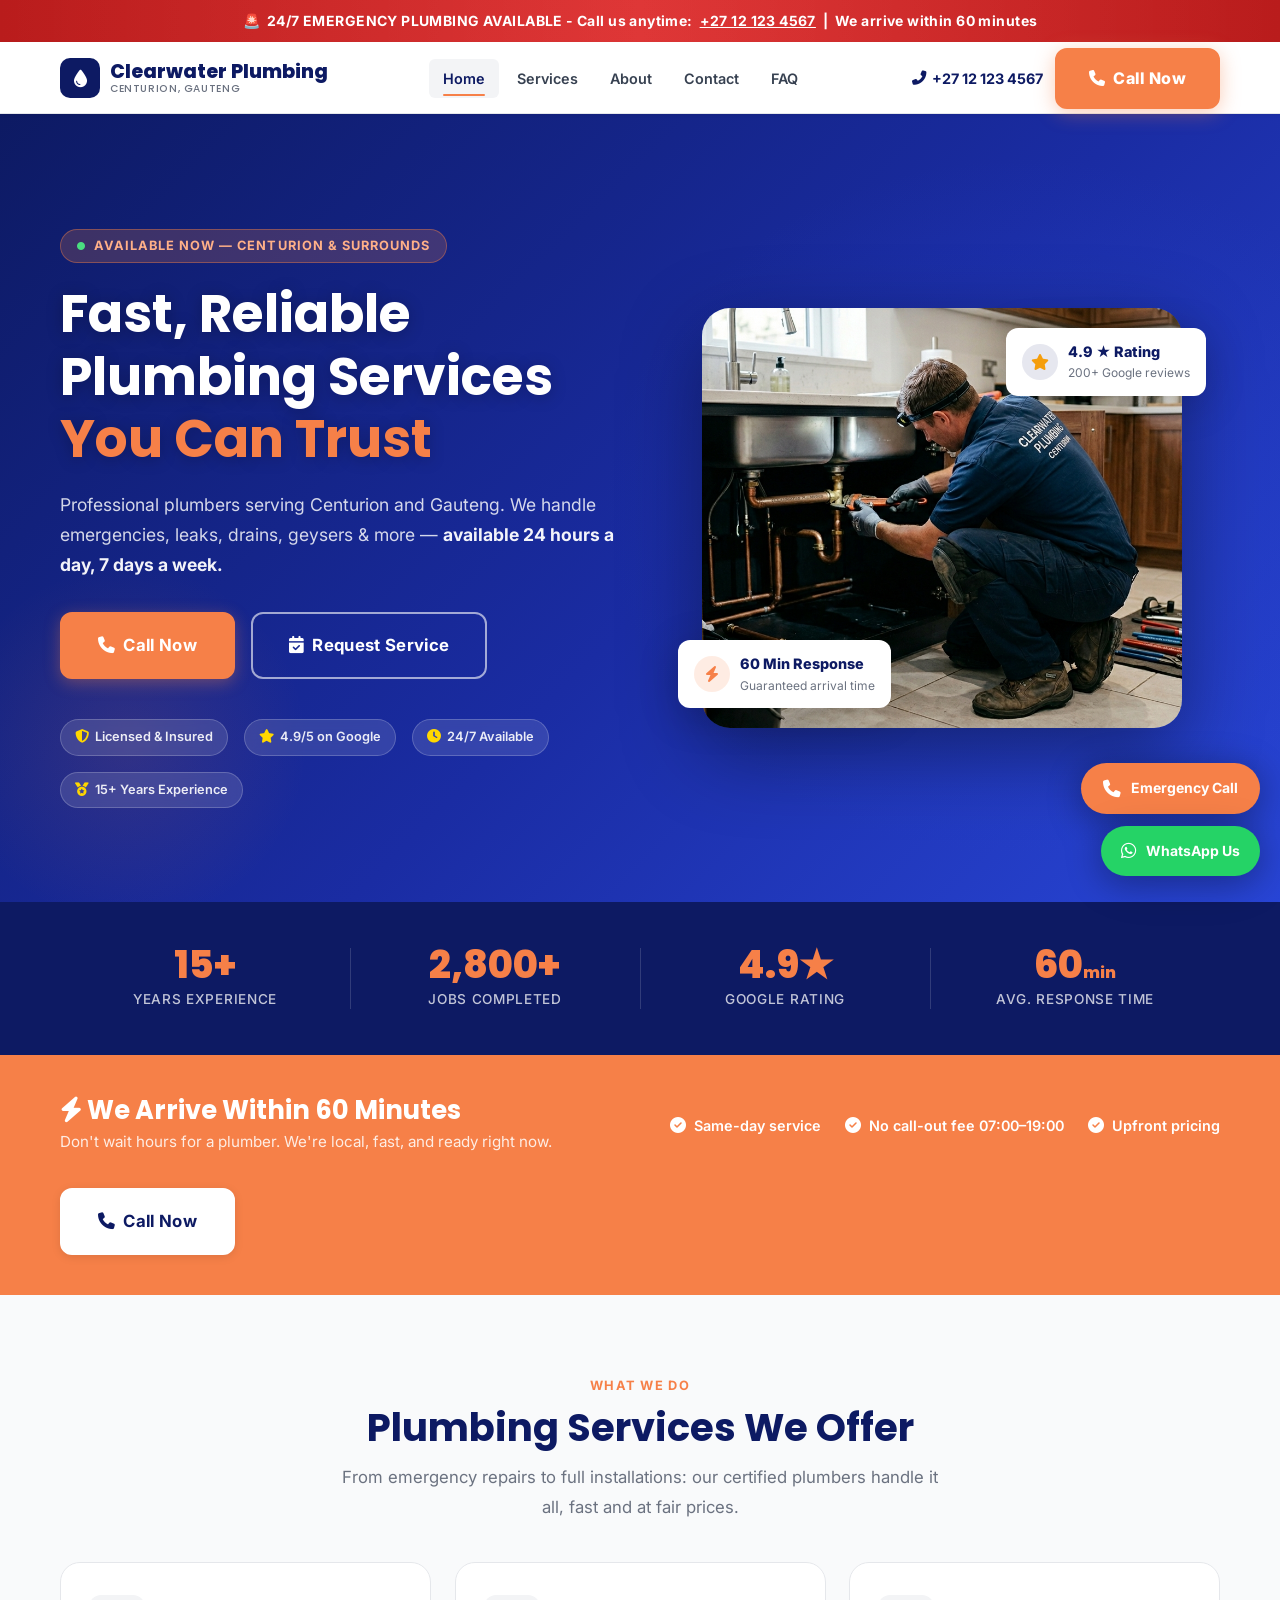
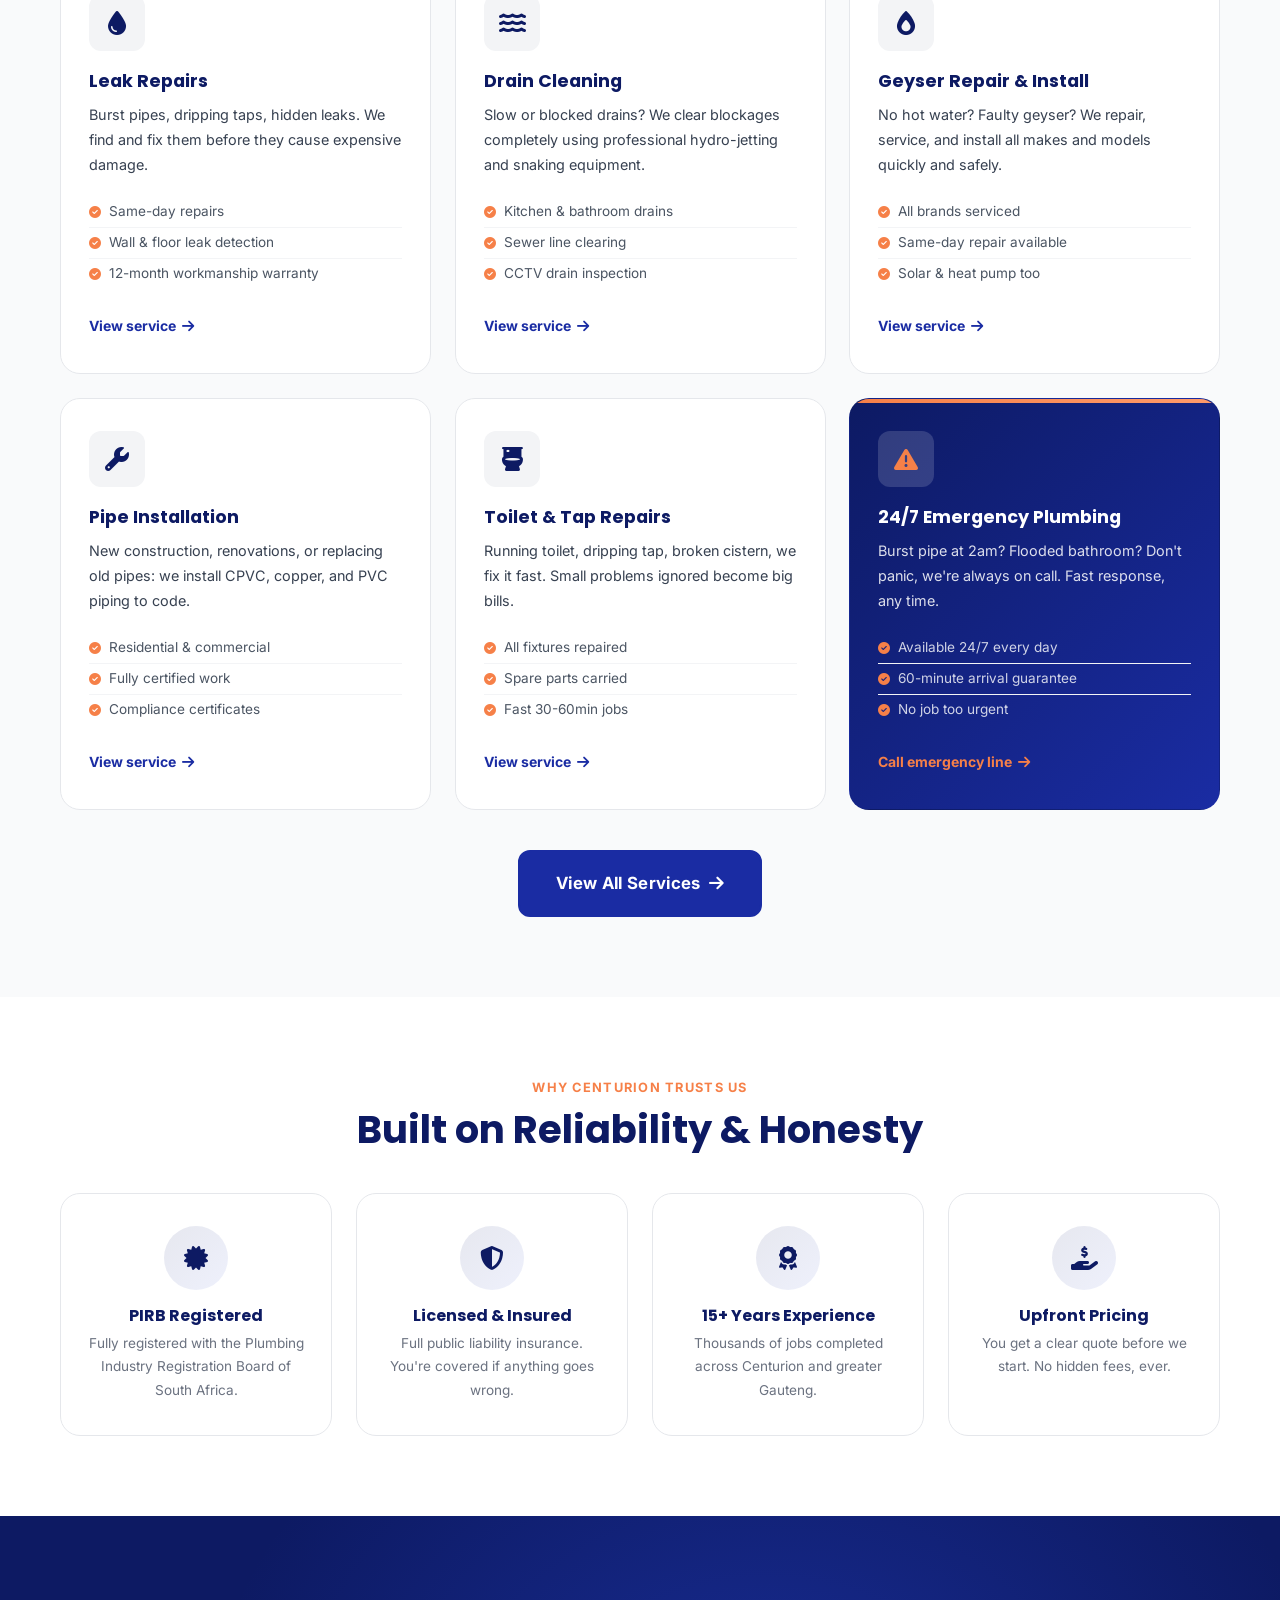
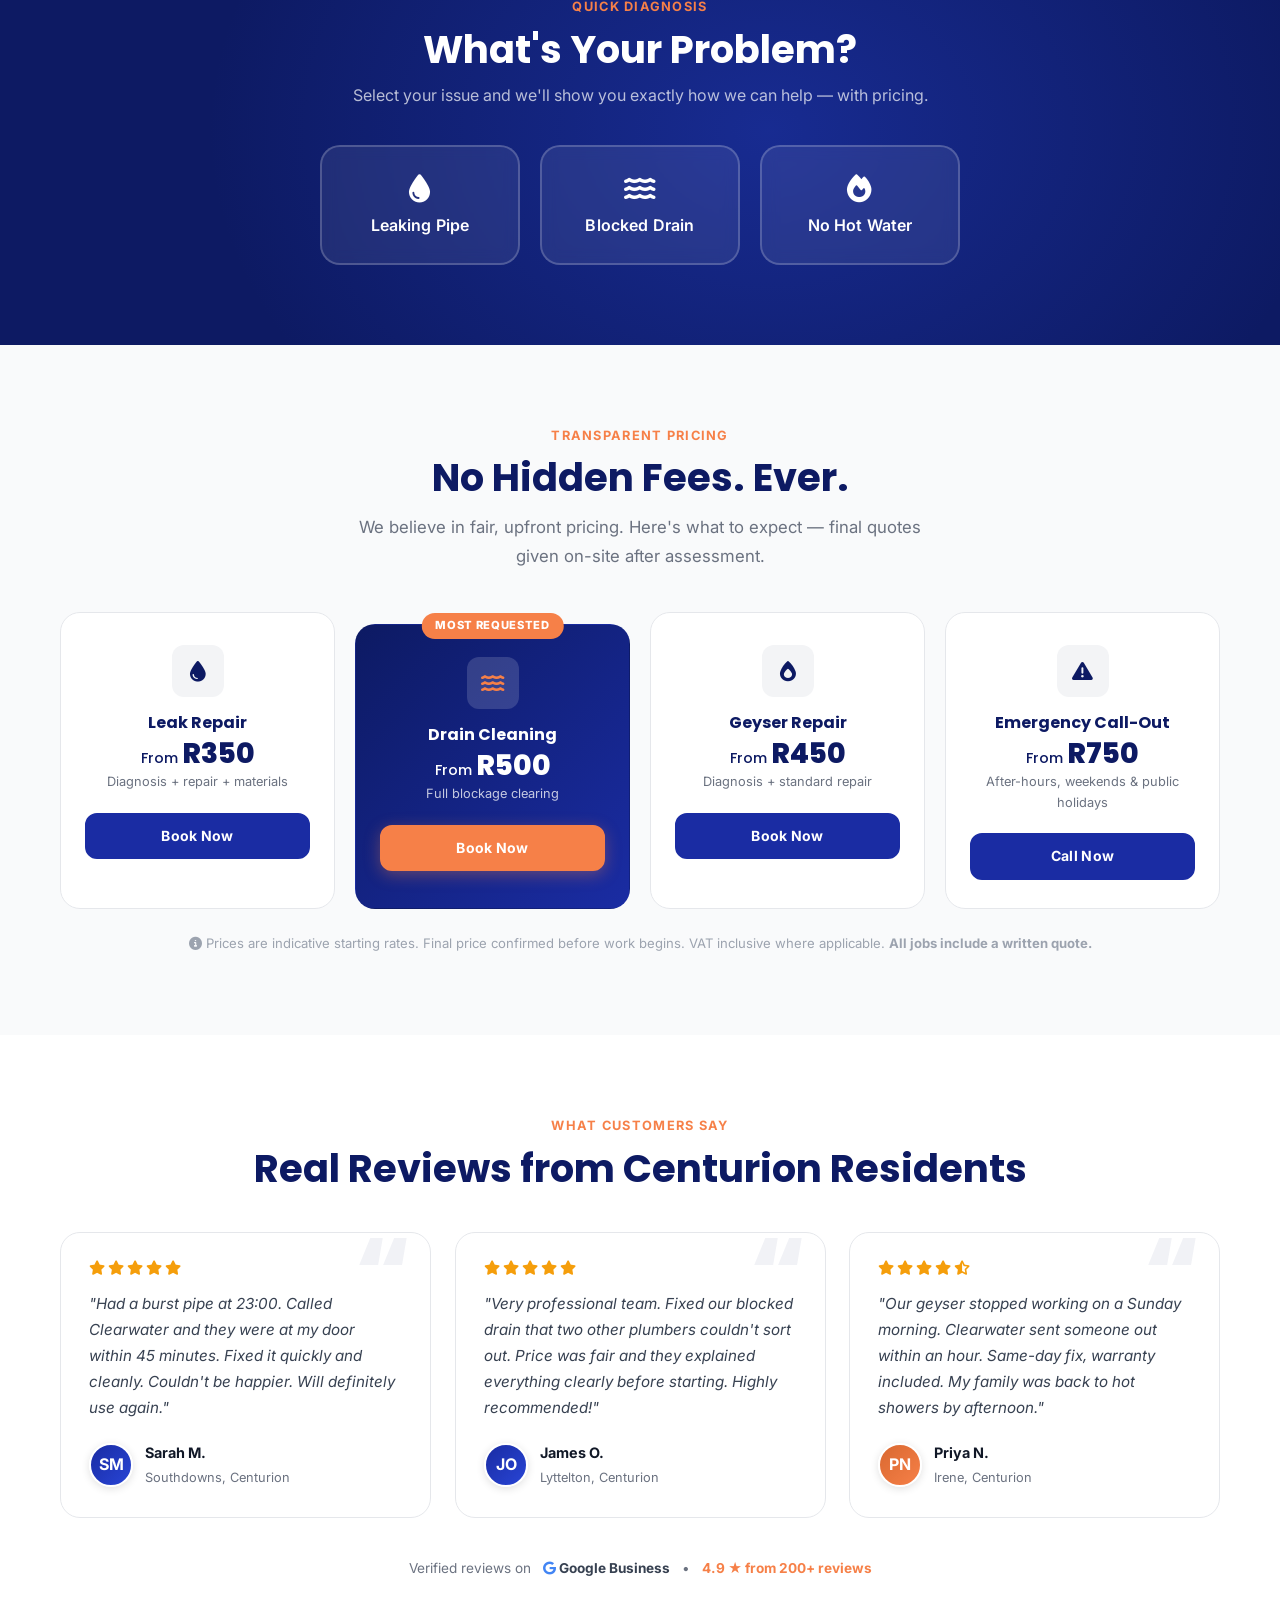
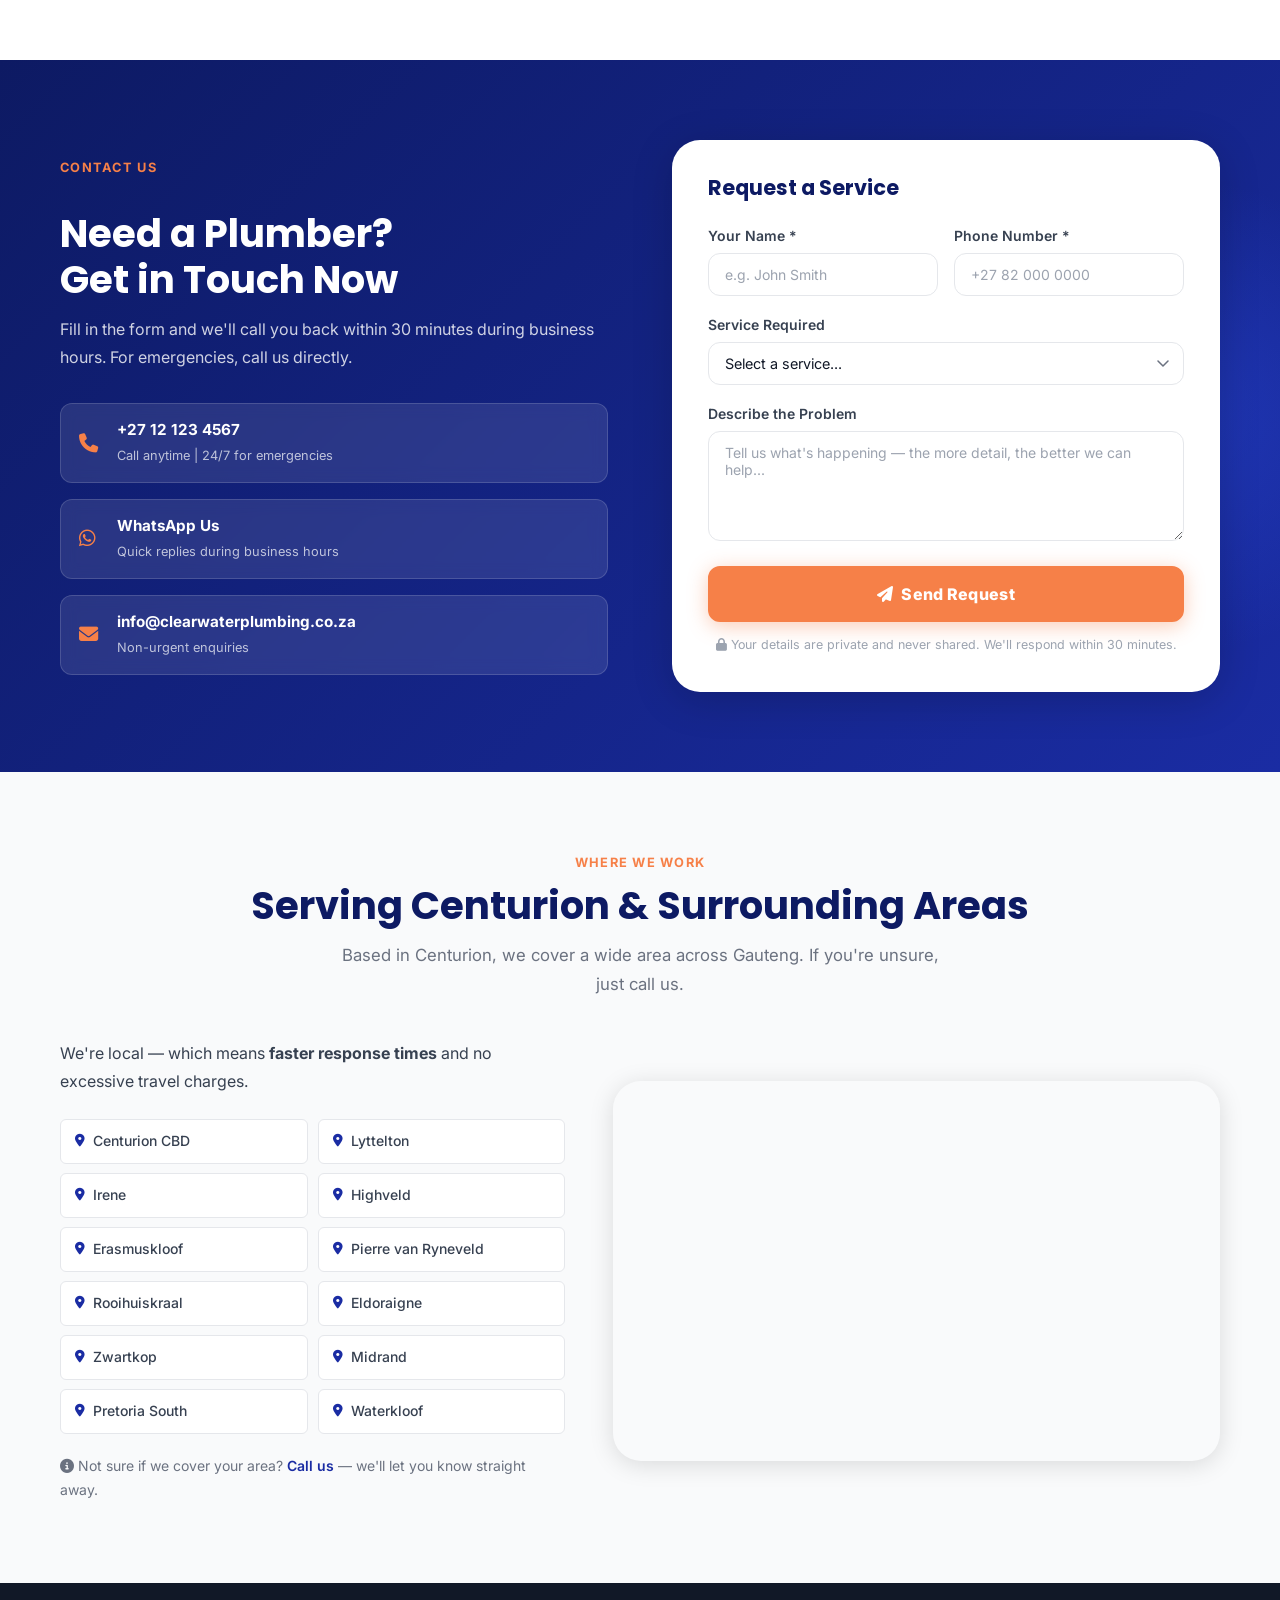
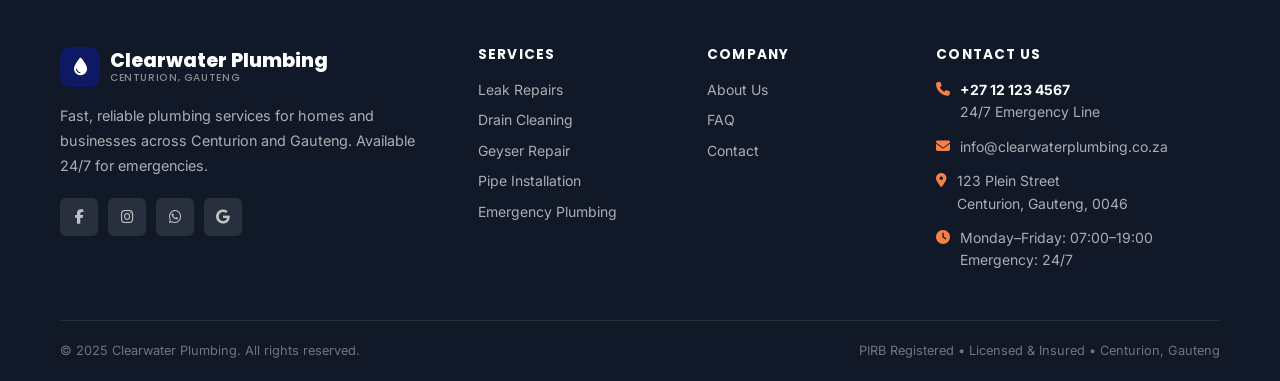
<file: index.html>
<!DOCTYPE html>
<html lang="en">
<head>
  <meta charset="UTF-8" />
  <meta name="viewport" content="width=device-width, initial-scale=1.0" />
  <meta name="description" content="Clearwater Plumbing — Fast, reliable plumbing services in Centurion, Gauteng. 24/7 emergency plumbing, leak repairs, drain cleaning, geyser repair. We arrive within 60 minutes." />
  <title>Clearwater Plumbing | Centurion's Trusted Plumbers</title>

  <link rel="preconnect" href="https://fonts.googleapis.com" />
  <link rel="preconnect" href="https://fonts.gstatic.com" crossorigin />
  <link href="https://fonts.googleapis.com/css2?family=Inter:wght@400;500;600&family=Poppins:wght@600;700;800&display=swap" rel="stylesheet" />
  <link rel="stylesheet" href="https://cdnjs.cloudflare.com/ajax/libs/font-awesome/6.5.0/css/all.min.css" />
  <link rel="stylesheet" href="css/styles.css" />
</head>
<body>

  <!-- EMERGENCY BANNER -->
  <div class="emergency-banner">
    <span class="emergency-icon">🚨</span>
    &nbsp;24/7 EMERGENCY PLUMBING AVAILABLE - Call us anytime:&nbsp;
    <a href="tel:+27121234567">+27 12 123 4567</a>
    &nbsp;|&nbsp; We arrive within 60 minutes
  </div>

  <!-- HEADER -->
  <header class="site-header" role="banner">
    <div class="container">
      <div class="header-inner">

        <!-- Logo -->
        <a href="index.html" class="logo">
          <div class="logo-icon">
            <i class="fas fa-droplet"></i>
          </div>
          <div class="logo-text">
            Clearwater Plumbing
            <span>Centurion, Gauteng</span>
          </div>
        </a>

        <!-- Desktop Nav -->
        <nav class="main-nav" role="navigation" aria-label="Main navigation">
          <a href="index.html"    class="nav-link active">Home</a>
          <a href="services.html" class="nav-link">Services</a>
          <a href="about.html"    class="nav-link">About</a>
          <a href="contact.html"  class="nav-link">Contact</a>
          <a href="faq.html"      class="nav-link">FAQ</a>
        </nav>

        <!-- Header CTA -->
        <div class="header-cta">
          <span class="header-phone">
            <i class="fas fa-phone-flip"></i>
            +27 12 123 4567
          </span>
          <a href="tel:+27121234567" class="btn btn-call btn-sm">
            <i class="fas fa-phone"></i> Call Now
          </a>
        </div>

        <!-- Hamburger -->
        <button class="hamburger" aria-label="Toggle navigation" aria-expanded="false">
          <span></span><span></span><span></span>
        </button>

      </div>
    </div>
  </header>

  <!-- MOBILE NAV -->
  <div class="mobile-nav" role="navigation" aria-label="Mobile navigation">
    <div class="mobile-nav-links">
      <a href="index.html">Home</a>
      <a href="services.html">Services</a>
      <a href="about.html">About Us</a>
      <a href="contact.html">Contact</a>
      <a href="faq.html">FAQ</a>
    </div>
    <div class="mobile-nav-ctas">
      <a href="tel:+27121234567" class="btn btn-call btn-full">
        <i class="fas fa-phone"></i> Call +27 12 123 4567
      </a>
      <a href="https://www.whatsapp.com/" class="btn btn-full" style="background:#25D366;color:#fff;border-color:#25D366;">
        <i class="fab fa-whatsapp"></i> WhatsApp Us
      </a>
    </div>
  </div>

  <main>

    <!-- ══════════════════════════════════════
         HERO SECTION
    ══════════════════════════════════════ -->
    <section class="hero" aria-label="Hero">
      <div class="container">
        <div class="hero-grid">

          <!-- Hero Content -->
          <div class="hero-content">
            <div class="hero-eyebrow">
              <i class="fas fa-circle" style="font-size:0.5rem;color:#4ADE80;"></i>
              Available Now &mdash; Centurion & Surrounds
            </div>

            <h1>
              Fast, Reliable<br/>
              Plumbing Services<br/>
              <em>You Can Trust</em>
            </h1>

            <p class="hero-sub">
              Professional plumbers serving Centurion and Gauteng. We handle
              emergencies, leaks, drains, geysers &amp; more —
              <strong style="color:rgba(255,255,255,0.95);">available 24 hours a day, 7 days a week.</strong>
            </p>

            <div class="hero-actions">
              <a href="tel:+27121234567" class="btn btn-primary btn-lg">
                <i class="fas fa-phone"></i> Call Now
              </a>
              <a href="contact.html" class="btn btn-outline btn-lg">
                <i class="fas fa-calendar-check"></i> Request Service
              </a>
            </div>

            <div class="hero-trust">
              <div class="trust-pill">
                <i class="fas fa-shield-halved"></i>
                Licensed &amp; Insured
              </div>
              <div class="trust-pill">
                <i class="fas fa-star" style="color:#FFD700;"></i>
                4.9/5 on Google
              </div>
              <div class="trust-pill">
                <i class="fas fa-clock"></i>
                24/7 Available
              </div>
              <div class="trust-pill">
                <i class="fas fa-medal"></i>
                15+ Years Experience
              </div>
            </div>
          </div>

          <!-- Hero Visual -->
          <div class="hero-visual">
            <div class="hero-img-wrap">
              <div class="hero-img-inner">
                <img src="content/plumber-work.png" alt="Professional plumber at work in Centurion" />
              </div>

              <div class="hero-badge-float badge-response">
                <div class="badge-icon orange">
                  <i class="fas fa-bolt"></i>
                </div>
                <div class="badge-text">
                  <strong>60 Min Response</strong>
                  <span>Guaranteed arrival time</span>
                </div>
              </div>

              <div class="hero-badge-float badge-rated">
                <div class="badge-icon blue">
                  <i class="fas fa-star" style="color:#F59E0B;"></i>
                </div>
                <div class="badge-text">
                  <strong>4.9 ★ Rating</strong>
                  <span>200+ Google reviews</span>
                </div>
              </div>
            </div>
          </div>

        </div>
      </div>
    </section>

    <!-- ══════════════════════════════════════
         STATS BAR
    ══════════════════════════════════════ -->
    <section class="stats-bar" aria-label="Key statistics">
      <div class="container">
        <div class="stats-grid">
          <div class="stat-item animate-on-scroll">
            <div class="stat-number" data-count="15" data-suffix="+">0</div>
            <div class="stat-label">Years Experience</div>
          </div>
          <div class="stat-item animate-on-scroll">
            <div class="stat-number" data-count="2800" data-suffix="+">0</div>
            <div class="stat-label">Jobs Completed</div>
          </div>
          <div class="stat-item animate-on-scroll">
            <div class="stat-number" data-count="4.9" data-suffix="★">0</div>
            <div class="stat-label">Google Rating</div>
          </div>
          <div class="stat-item animate-on-scroll">
            <div class="stat-number">60<small style="font-size:1rem;">min</small></div>
            <div class="stat-label">Avg. Response Time</div>
          </div>
        </div>
      </div>
    </section>

    <!-- ══════════════════════════════════════
         RESPONSE TIME CTA STRIP
    ══════════════════════════════════════ -->
    <section class="response-section" aria-label="Response time guarantee">
      <div class="container">
        <div class="response-inner">
          <div class="response-text">
            <h3><i class="fas fa-bolt"></i> We Arrive Within 60 Minutes</h3>
            <p>Don't wait hours for a plumber. We're local, fast, and ready right now.</p>
          </div>
          <div class="response-features">
            <div class="response-feature"><i class="fas fa-check-circle"></i> Same-day service</div>
            <div class="response-feature"><i class="fas fa-check-circle"></i> No call-out fee 07:00–19:00</div>
            <div class="response-feature"><i class="fas fa-check-circle"></i> Upfront pricing</div>
          </div>
          <a href="tel:+27121234567" class="btn btn-secondary btn-lg">
            <i class="fas fa-phone"></i> Call Now
          </a>
        </div>
      </div>
    </section>

    <!-- ══════════════════════════════════════
         SERVICES OVERVIEW
    ══════════════════════════════════════ -->
    <section class="services-section section-pad" id="services" aria-label="Our services">
      <div class="container">
        <div class="text-center animate-on-scroll">
          <p class="section-label">What We Do</p>
          <h2>Plumbing Services We Offer</h2>
          <p class="section-intro">From emergency repairs to full installations: our certified plumbers handle it all, fast and at fair prices.</p>
        </div>

        <div class="services-grid" role="list">

          <div class="service-card animate-on-scroll" role="listitem">
            <div class="service-icon"><i class="fas fa-droplet"></i></div>
            <h3>Leak Repairs</h3>
            <p>Burst pipes, dripping taps, hidden leaks. We find and fix them before they cause expensive damage.</p>
            <ul class="service-features">
              <li><i class="fas fa-check-circle"></i> Same-day repairs</li>
              <li><i class="fas fa-check-circle"></i> Wall & floor leak detection</li>
              <li><i class="fas fa-check-circle"></i> 12-month workmanship warranty</li>
            </ul>
            <a href="services.html#leak-repairs" class="service-link">
              View service <i class="fas fa-arrow-right"></i>
            </a>
          </div>

          <div class="service-card animate-on-scroll" role="listitem">
            <div class="service-icon"><i class="fas fa-water"></i></div>
            <h3>Drain Cleaning</h3>
            <p>Slow or blocked drains? We clear blockages completely using professional hydro-jetting and snaking equipment.</p>
            <ul class="service-features">
              <li><i class="fas fa-check-circle"></i> Kitchen &amp; bathroom drains</li>
              <li><i class="fas fa-check-circle"></i> Sewer line clearing</li>
              <li><i class="fas fa-check-circle"></i> CCTV drain inspection</li>
            </ul>
            <a href="services.html#drain-cleaning" class="service-link">
              View service <i class="fas fa-arrow-right"></i>
            </a>
          </div>

          <div class="service-card animate-on-scroll" role="listitem">
            <div class="service-icon"><i class="fas fa-fire-flame-simple"></i></div>
            <h3>Geyser Repair &amp; Install</h3>
            <p>No hot water? Faulty geyser? We repair, service, and install all makes and models quickly and safely.</p>
            <ul class="service-features">
              <li><i class="fas fa-check-circle"></i> All brands serviced</li>
              <li><i class="fas fa-check-circle"></i> Same-day repair available</li>
              <li><i class="fas fa-check-circle"></i> Solar &amp; heat pump too</li>
            </ul>
            <a href="services.html#geyser-repair" class="service-link">
              View service <i class="fas fa-arrow-right"></i>
            </a>
          </div>

          <div class="service-card animate-on-scroll" role="listitem">
            <div class="service-icon"><i class="fas fa-wrench"></i></div>
            <h3>Pipe Installation</h3>
            <p>New construction, renovations, or replacing old pipes: we install CPVC, copper, and PVC piping to code.</p>
            <ul class="service-features">
              <li><i class="fas fa-check-circle"></i> Residential &amp; commercial</li>
              <li><i class="fas fa-check-circle"></i> Fully certified work</li>
              <li><i class="fas fa-check-circle"></i> Compliance certificates</li>
            </ul>
            <a href="services.html#pipe-installation" class="service-link">
              View service <i class="fas fa-arrow-right"></i>
            </a>
          </div>

          <div class="service-card animate-on-scroll" role="listitem">
            <div class="service-icon"><i class="fas fa-toilet"></i></div>
            <h3>Toilet &amp; Tap Repairs</h3>
            <p>Running toilet, dripping tap, broken cistern, we fix it fast. Small problems ignored become big bills.</p>
            <ul class="service-features">
              <li><i class="fas fa-check-circle"></i> All fixtures repaired</li>
              <li><i class="fas fa-check-circle"></i> Spare parts carried</li>
              <li><i class="fas fa-check-circle"></i> Fast 30-60min jobs</li>
            </ul>
            <a href="services.html" class="service-link">
              View service <i class="fas fa-arrow-right"></i>
            </a>
          </div>

          <div class="service-card emergency-card animate-on-scroll" role="listitem">
            <div class="service-icon"><i class="fas fa-triangle-exclamation"></i></div>
            <h3>24/7 Emergency Plumbing</h3>
            <p>Burst pipe at 2am? Flooded bathroom? Don't panic, we're always on call. Fast response, any time.</p>
            <ul class="service-features">
              <li><i class="fas fa-check-circle"></i> Available 24/7 every day</li>
              <li><i class="fas fa-check-circle"></i> 60-minute arrival guarantee</li>
              <li><i class="fas fa-check-circle"></i> No job too urgent</li>
            </ul>
            <a href="tel:+27121234567" class="service-link">
              Call emergency line <i class="fas fa-arrow-right"></i>
            </a>
          </div>

        </div>

        <div class="text-center" style="margin-top:2.5rem;">
          <a href="services.html" class="btn btn-blue btn-lg">
            View All Services <i class="fas fa-arrow-right"></i>
          </a>
        </div>
      </div>
    </section>

    <!-- ══════════════════════════════════════
         TRUST INDICATORS
    ══════════════════════════════════════ -->
    <section class="trust-section section-pad" aria-label="Why choose us">
      <div class="container">
        <div class="text-center animate-on-scroll">
          <p class="section-label">Why Centurion Trusts Us</p>
          <h2>Built on Reliability &amp; Honesty</h2>
        </div>

        <div class="trust-grid">
          <div class="trust-item animate-on-scroll">
            <div class="trust-icon-wrap"><i class="fas fa-certificate"></i></div>
            <h4>PIRB Registered</h4>
            <p>Fully registered with the Plumbing Industry Registration Board of South Africa.</p>
          </div>
          <div class="trust-item animate-on-scroll">
            <div class="trust-icon-wrap"><i class="fas fa-shield-halved"></i></div>
            <h4>Licensed &amp; Insured</h4>
            <p>Full public liability insurance. You're covered if anything goes wrong.</p>
          </div>
          <div class="trust-item animate-on-scroll">
            <div class="trust-icon-wrap"><i class="fas fa-award"></i></div>
            <h4>15+ Years Experience</h4>
            <p>Thousands of jobs completed across Centurion and greater Gauteng.</p>
          </div>
          <div class="trust-item animate-on-scroll">
            <div class="trust-icon-wrap"><i class="fas fa-hand-holding-dollar"></i></div>
            <h4>Upfront Pricing</h4>
            <p>You get a clear quote before we start. No hidden fees, ever.</p>
          </div>
        </div>
      </div>
    </section>

    <!-- ══════════════════════════════════════
         PROBLEM FINDER
    ══════════════════════════════════════ -->
    <section class="problem-finder section-pad" id="problem-finder" aria-label="Problem finder">
      <div class="container">
        <div class="text-center animate-on-scroll">
          <p class="section-label">Quick Diagnosis</p>
          <h2 style="color:var(--white);">What's Your Problem?</h2>
          <p class="finder-sub">Select your issue and we'll show you exactly how we can help — with pricing.</p>
        </div>

        <div class="problem-finder-inner">
          <div class="problem-buttons" role="group" aria-label="Select your plumbing issue">
            <button class="problem-btn" data-problem="leak">
              <i class="fas fa-droplet"></i>
              Leaking Pipe
            </button>
            <button class="problem-btn" data-problem="drain">
              <i class="fas fa-water"></i>
              Blocked Drain
            </button>
            <button class="problem-btn" data-problem="water">
              <i class="fas fa-fire"></i>
              No Hot Water
            </button>
          </div>

          <div class="problem-result" id="problem-result" role="region" aria-live="polite">
            <!-- Populated by JS -->
          </div>
        </div>
      </div>
    </section>

    <!-- ══════════════════════════════════════
         TRANSPARENT PRICING
    ══════════════════════════════════════ -->
    <section class="pricing-section section-pad" id="pricing" aria-label="Pricing">
      <div class="container">
        <div class="text-center animate-on-scroll">
          <p class="section-label">Transparent Pricing</p>
          <h2>No Hidden Fees. Ever.</h2>
          <p class="section-intro">We believe in fair, upfront pricing. Here's what to expect — final quotes given on-site after assessment.</p>
        </div>

        <div class="pricing-grid">

          <div class="price-card animate-on-scroll">
            <div class="price-icon"><i class="fas fa-droplet"></i></div>
            <h4>Leak Repair</h4>
            <div class="price-from"><small>From </small>R350</div>
            <div class="price-includes">Diagnosis + repair + materials</div>
            <a href="contact.html" class="btn btn-blue btn-sm btn-full">Book Now</a>
          </div>

          <div class="price-card featured animate-on-scroll">
            <div class="price-badge-top">Most Requested</div>
            <div class="price-icon"><i class="fas fa-water"></i></div>
            <h4>Drain Cleaning</h4>
            <div class="price-from"><small>From </small>R500</div>
            <div class="price-includes">Full blockage clearing</div>
            <a href="contact.html" class="btn btn-primary btn-sm btn-full">Book Now</a>
          </div>

          <div class="price-card animate-on-scroll">
            <div class="price-icon"><i class="fas fa-fire-flame-simple"></i></div>
            <h4>Geyser Repair</h4>
            <div class="price-from"><small>From </small>R450</div>
            <div class="price-includes">Diagnosis + standard repair</div>
            <a href="contact.html" class="btn btn-blue btn-sm btn-full">Book Now</a>
          </div>

          <div class="price-card animate-on-scroll">
            <div class="price-icon"><i class="fas fa-triangle-exclamation"></i></div>
            <h4>Emergency Call-Out</h4>
            <div class="price-from"><small>From </small>R750</div>
            <div class="price-includes">After-hours, weekends &amp; public holidays</div>
            <a href="tel:+27121234567" class="btn btn-blue btn-sm btn-full">Call Now</a>
          </div>

        </div>

        <p class="pricing-disclaimer">
          <i class="fas fa-info-circle"></i>
          Prices are indicative starting rates. Final price confirmed before work begins. VAT inclusive where applicable.
          <strong>All jobs include a written quote.</strong>
        </p>
      </div>
    </section>

    <!-- ══════════════════════════════════════
         TESTIMONIALS
    ══════════════════════════════════════ -->
    <section class="testimonials-section section-pad" aria-label="Customer testimonials">
      <div class="container">
        <div class="text-center animate-on-scroll">
          <p class="section-label">What Customers Say</p>
          <h2>Real Reviews from Centurion Residents</h2>
        </div>

        <div class="testimonials-grid">

          <div class="testimonial-card animate-on-scroll">
            <div class="testimonial-stars">
              <i class="fas fa-star"></i><i class="fas fa-star"></i><i class="fas fa-star"></i><i class="fas fa-star"></i><i class="fas fa-star"></i>
            </div>
            <p class="testimonial-text">"Had a burst pipe at 23:00. Called Clearwater and they were at my door within 45 minutes. Fixed it quickly and cleanly. Couldn't be happier. Will definitely use again."</p>
            <div class="testimonial-author">
              <div class="author-avatar">SM</div>
              <div class="author-info">
                <strong>Sarah M.</strong>
                <span>Southdowns, Centurion</span>
              </div>
            </div>
          </div>

          <div class="testimonial-card animate-on-scroll">
            <div class="testimonial-stars">
              <i class="fas fa-star"></i><i class="fas fa-star"></i><i class="fas fa-star"></i><i class="fas fa-star"></i><i class="fas fa-star"></i>
            </div>
            <p class="testimonial-text">"Very professional team. Fixed our blocked drain that two other plumbers couldn't sort out. Price was fair and they explained everything clearly before starting. Highly recommended!"</p>
            <div class="testimonial-author">
              <div class="author-avatar" style="background:linear-gradient(135deg,#1A2CA3,#2845D6);">JO</div>
              <div class="author-info">
                <strong>James O.</strong>
                <span>Lyttelton, Centurion</span>
              </div>
            </div>
          </div>

          <div class="testimonial-card animate-on-scroll">
            <div class="testimonial-stars">
              <i class="fas fa-star"></i><i class="fas fa-star"></i><i class="fas fa-star"></i><i class="fas fa-star"></i><i class="fas fa-star-half-stroke"></i>
            </div>
            <p class="testimonial-text">"Our geyser stopped working on a Sunday morning. Clearwater sent someone out within an hour. Same-day fix, warranty included. My family was back to hot showers by afternoon."</p>
            <div class="testimonial-author">
              <div class="author-avatar" style="background:linear-gradient(135deg,#D96830,#F68048);">PN</div>
              <div class="author-info">
                <strong>Priya N.</strong>
                <span>Irene, Centurion</span>
              </div>
            </div>
          </div>

        </div>

        <div class="review-platform animate-on-scroll">
          <span>Verified reviews on</span>
          <strong style="color:var(--gray-700);">
            <i class="fab fa-google" style="color:#4285F4;"></i> Google Business
          </strong>
          <span>&bull;</span>
          <span class="text-accent" style="font-weight:700;">4.9 ★ from 200+ reviews</span>
        </div>
      </div>
    </section>

    <!-- ══════════════════════════════════════
         QUICK CONTACT FORM
    ══════════════════════════════════════ -->
    <section class="contact-form-section section-pad" id="contact" aria-label="Contact form">
      <div class="container">
        <div class="contact-form-grid">

          <div class="form-side-content animate-on-scroll">
            <p class="section-label" style="color:var(--accent);">Contact Us</p>
            <h2>Need a Plumber?<br/>Get in Touch Now</h2>
            <p>Fill in the form and we'll call you back within 30 minutes during business hours. For emergencies, call us directly.</p>

            <div class="form-contact-options">
              <a href="tel:+27121234567" class="contact-option">
                <i class="fas fa-phone"></i>
                <div>
                  <strong>+27 12 123 4567</strong>
                  <span>Call anytime | 24/7 for emergencies</span>
                </div>
              </a>
              <a href="https://www.whatsapp.com/" class="contact-option">
                <i class="fab fa-whatsapp"></i>
                <div>
                  <strong>WhatsApp Us</strong>
                  <span>Quick replies during business hours</span>
                </div>
              </a>
              <a href="mailto:info@clearwaterplumbing.co.za" class="contact-option">
                <i class="fas fa-envelope"></i>
                <div>
                  <strong>info@clearwaterplumbing.co.za</strong>
                  <span>Non-urgent enquiries</span>
                </div>
              </a>
            </div>
          </div>

          <div class="form-card animate-on-scroll">
            <h3>Request a Service</h3>
            <form class="quick-form" novalidate>
              <div class="form-row">
                <div class="form-group">
                  <label for="name">Your Name *</label>
                  <input type="text" id="name" name="name" placeholder="e.g. John Smith" required />
                </div>
                <div class="form-group">
                  <label for="phone">Phone Number *</label>
                  <input type="tel" id="phone" name="phone" placeholder="+27 82 000 0000" required />
                </div>
              </div>
              <div class="form-group">
                <label for="service">Service Required</label>
                <select id="service" name="service">
                  <option value="">Select a service...</option>
                  <option value="leak">Leak Repair</option>
                  <option value="drain">Drain Cleaning</option>
                  <option value="geyser">Geyser Repair / Installation</option>
                  <option value="pipe">Pipe Installation</option>
                  <option value="toilet">Toilet / Tap Repair</option>
                  <option value="emergency">Emergency Plumbing</option>
                  <option value="other">Other</option>
                </select>
              </div>
              <div class="form-group">
                <label for="message">Describe the Problem</label>
                <textarea id="message" name="message" placeholder="Tell us what's happening — the more detail, the better we can help..."></textarea>
              </div>
              <button type="submit" class="btn btn-call btn-full">
                <i class="fas fa-paper-plane"></i> Send Request
              </button>
              <p class="form-privacy">
                <i class="fas fa-lock"></i>
                Your details are private and never shared. We'll respond within 30 minutes.
              </p>
            </form>
          </div>

        </div>
      </div>
    </section>

    <!-- ══════════════════════════════════════
         SERVICE AREA
    ══════════════════════════════════════ -->
    <section class="service-area-section section-pad" aria-label="Service area">
      <div class="container">
        <div class="text-center animate-on-scroll">
          <p class="section-label">Where We Work</p>
          <h2>Serving Centurion &amp; Surrounding Areas</h2>
          <p class="section-intro">Based in Centurion, we cover a wide area across Gauteng. If you're unsure, just call us.</p>
        </div>

        <div class="service-area-grid">
          <div class="animate-on-scroll">
            <p>We're local — which means <strong>faster response times</strong> and no excessive travel charges.</p>
            <div class="area-list">
              <div class="area-tag"><i class="fas fa-location-dot"></i> Centurion CBD</div>
              <div class="area-tag"><i class="fas fa-location-dot"></i> Lyttelton</div>
              <div class="area-tag"><i class="fas fa-location-dot"></i> Irene</div>
              <div class="area-tag"><i class="fas fa-location-dot"></i> Highveld</div>
              <div class="area-tag"><i class="fas fa-location-dot"></i> Erasmuskloof</div>
              <div class="area-tag"><i class="fas fa-location-dot"></i> Pierre van Ryneveld</div>
              <div class="area-tag"><i class="fas fa-location-dot"></i> Rooihuiskraal</div>
              <div class="area-tag"><i class="fas fa-location-dot"></i> Eldoraigne</div>
              <div class="area-tag"><i class="fas fa-location-dot"></i> Zwartkop</div>
              <div class="area-tag"><i class="fas fa-location-dot"></i> Midrand</div>
              <div class="area-tag"><i class="fas fa-location-dot"></i> Pretoria South</div>
              <div class="area-tag"><i class="fas fa-location-dot"></i> Waterkloof</div>
            </div>
            <p style="margin-top:1.25rem;font-size:0.875rem;color:var(--gray-500);">
              <i class="fas fa-info-circle"></i>
              Not sure if we cover your area? <a href="tel:+27121234567" style="color:var(--secondary);font-weight:600;">Call us</a> — we'll let you know straight away.
            </p>
          </div>

          <div class="map-embed animate-on-scroll" aria-label="Map of service area — Centurion, Gauteng">
            <iframe
              src="https://www.google.com/maps/embed?pb=!1m18!1m12!1m3!1d57617!2d28.1800!3d-25.8553!2m3!1f0!2f0!3f0!3m2!1i1024!2i768!4f13.1!3m3!1m2!1s0x1e9561d3b6e49c71%3A0xdda5c0448e57da3b!2sCenturion%2C%20Gauteng!5e0!3m2!1sen!2sza!4v1"
              width="100%"
              height="380"
              loading="lazy"
              allowfullscreen=""
              referrerpolicy="no-referrer-when-downgrade"
              title="Clearwater Plumbing service area — Centurion, Gauteng">
            </iframe>
          </div>
        </div>
      </div>
    </section>

  </main>

  <!-- ══════════════════════════════════════
       FOOTER
  ══════════════════════════════════════ -->
  <footer class="site-footer" role="contentinfo">
    <div class="container">
      <div class="footer-grid">

        <div class="footer-brand">
          <a href="index.html" class="logo">
            <div class="logo-icon"><i class="fas fa-droplet"></i></div>
            <div class="logo-text">Clearwater Plumbing<span>Centurion, Gauteng</span></div>
          </a>
          <p>Fast, reliable plumbing services for homes and businesses across Centurion and Gauteng. Available 24/7 for emergencies.</p>
          <div class="footer-social">
            <a href="https://www.facebook.com/" class="social-btn" aria-label="Facebook"><i class="fab fa-facebook-f"></i></a>
            <a href="https://www.instagram.com/" class="social-btn" aria-label="Instagram"><i class="fab fa-instagram"></i></a>
            <a href="https://www.whatsapp.com/" class="social-btn" aria-label="WhatsApp"><i class="fab fa-whatsapp"></i></a>
            <a href="https://business.google.com/en-all/business-profile/" class="social-btn" aria-label="Google Business"><i class="fab fa-google"></i></a>
          </div>
        </div>

        <div class="footer-col">
          <h5>Services</h5>
          <div class="footer-links">
            <a href="services.html#leak-repairs">Leak Repairs</a>
            <a href="services.html#drain-cleaning">Drain Cleaning</a>
            <a href="services.html#geyser-repair">Geyser Repair</a>
            <a href="services.html#pipe-installation">Pipe Installation</a>
            <a href="services.html#emergency">Emergency Plumbing</a>
          </div>
        </div>

        <div class="footer-col">
          <h5>Company</h5>
          <div class="footer-links">
            <a href="about.html">About Us</a>
            <a href="faq.html">FAQ</a>
            <a href="contact.html">Contact</a>
          </div>
        </div>

        <div class="footer-col">
          <h5>Contact Us</h5>
          <div class="footer-contact-items">
            <div class="footer-contact-item">
              <i class="fas fa-phone"></i>
              <span><strong style="color:var(--white);">+27 12 123 4567</strong><br/>24/7 Emergency Line</span>
            </div>
            <div class="footer-contact-item">
              <i class="fas fa-envelope"></i>
              <span>info@clearwaterplumbing.co.za</span>
            </div>
            <div class="footer-contact-item">
              <i class="fas fa-location-dot"></i>
              <span>123 Plein Street<br/>Centurion, Gauteng, 0046</span>
            </div>
            <div class="footer-contact-item">
              <i class="fas fa-clock"></i>
              <span>Monday–Friday: 07:00–19:00<br/>Emergency: 24/7</span>
            </div>
          </div>
        </div>

      </div>

      <div class="footer-bottom">
        <span>&copy; 2025 Clearwater Plumbing. All rights reserved.</span>
        <span>PIRB Registered &bull; Licensed &amp; Insured &bull; Centurion, Gauteng</span>
      </div>
    </div>
  </footer>

  <!-- BACK TO TOP -->
  <button class="back-to-top" aria-label="Back to top">
    <i class="fas fa-chevron-up"></i>
  </button>

  <!-- FLOATING BUTTONS -->
  <div class="floating-btns" role="complementary" aria-label="Quick contact">
    <a href="tel:+27121234567" class="float-btn float-btn-emergency" aria-label="Emergency call">
      <i class="fas fa-phone"></i>
      <span class="float-label">Emergency Call</span>
    </a>
    <a href="https://www.whatsapp.com/" class="float-btn float-btn-whatsapp" aria-label="WhatsApp chat">
      <i class="fab fa-whatsapp"></i>
      <span class="float-label">WhatsApp Us</span>
    </a>
  </div>

  <script src="js/main.js"></script>
</body>
</html>
</file>
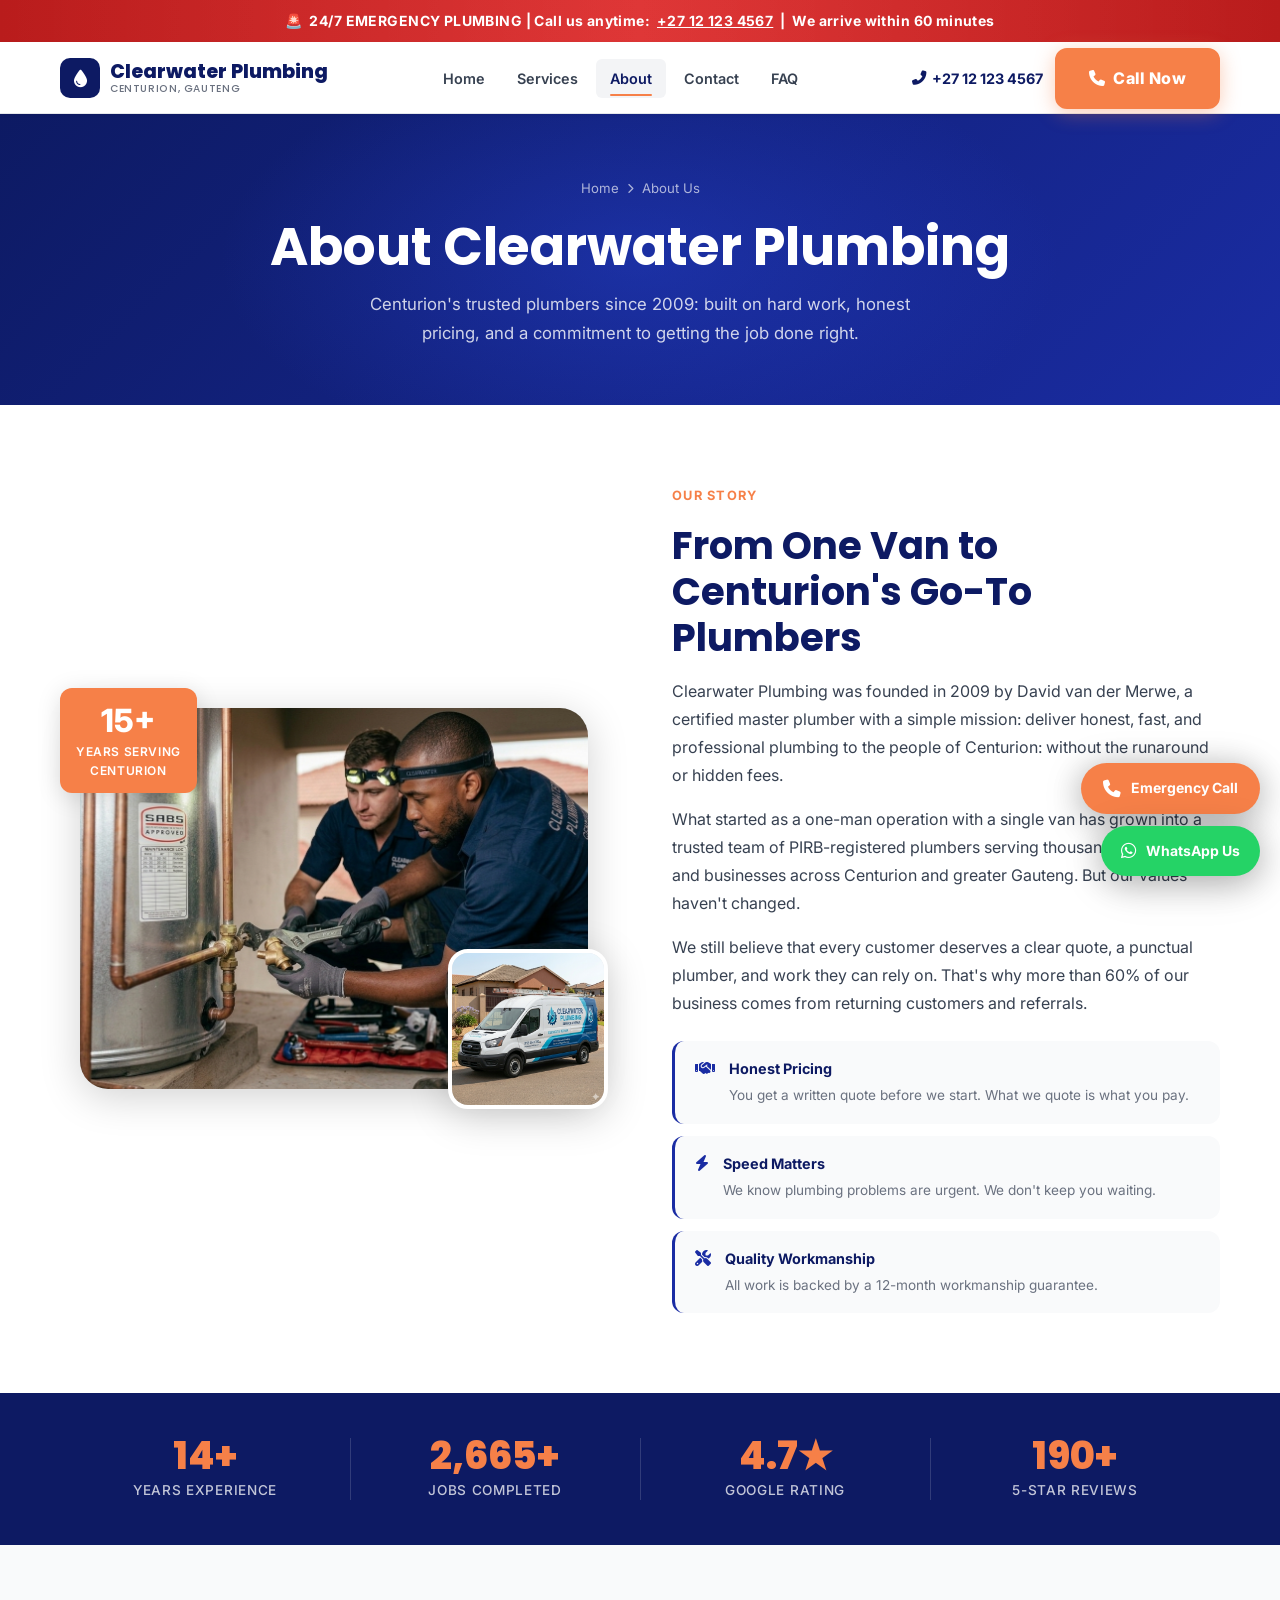
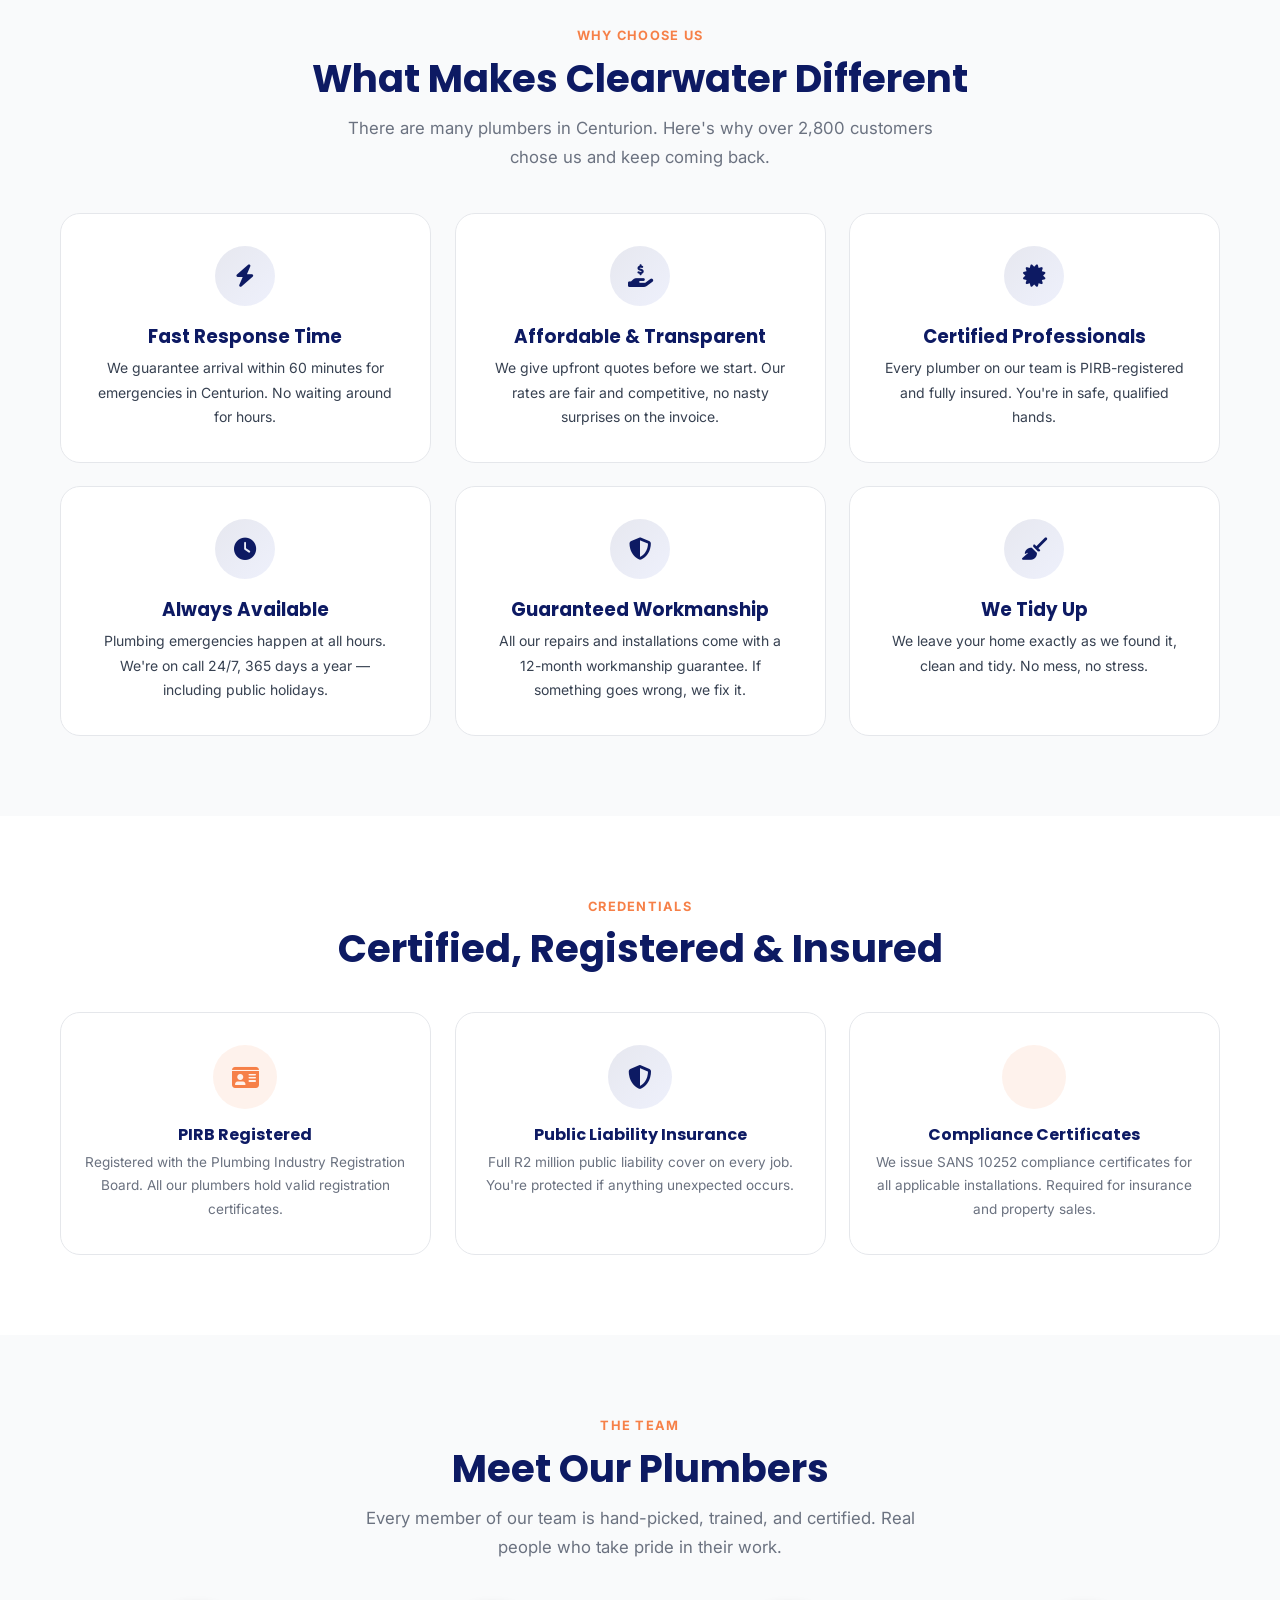
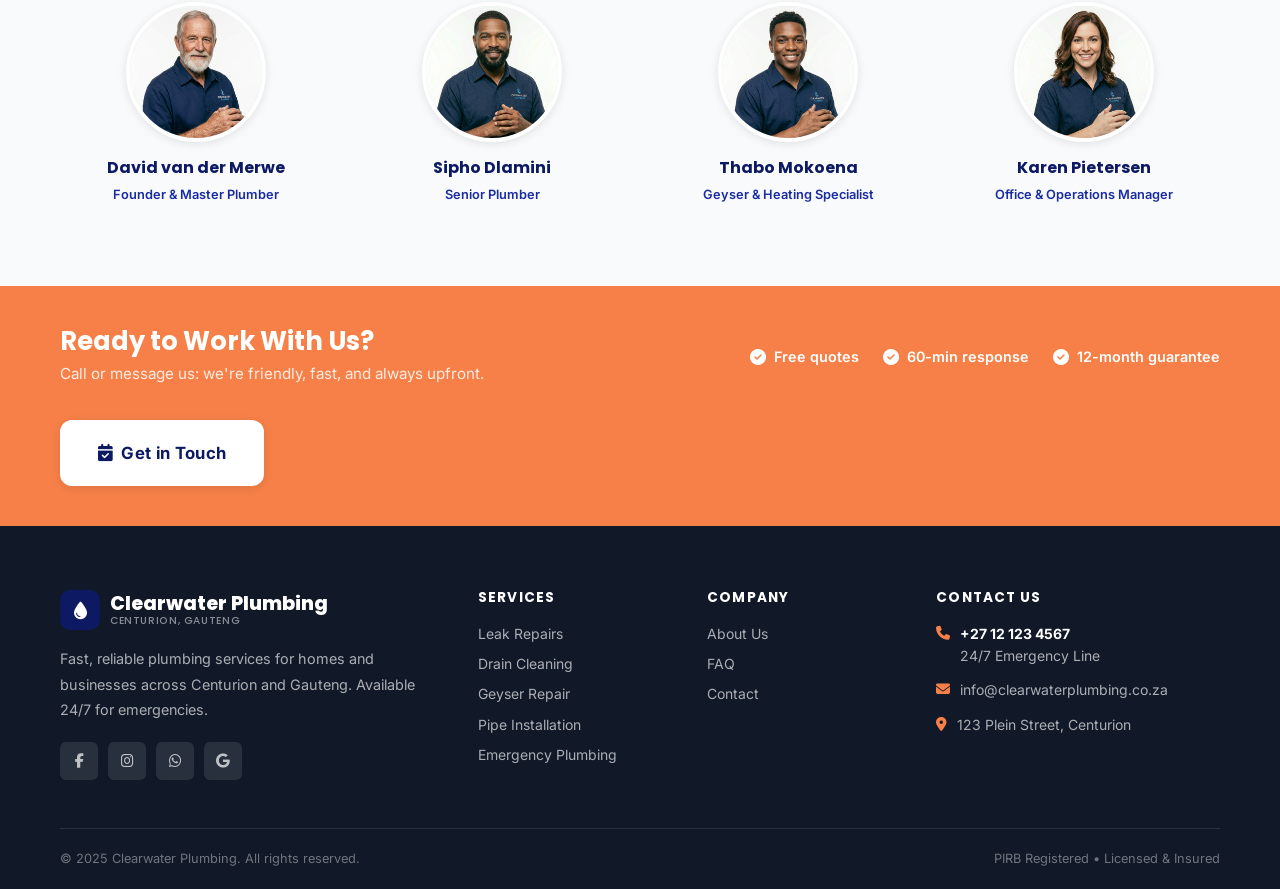
<file: about.html>
<!DOCTYPE html>
<html lang="en">
<head>
  <meta charset="UTF-8" />
  <meta name="viewport" content="width=device-width, initial-scale=1.0" />
  <meta name="description" content="About Clearwater Plumbing — 15+ years serving Centurion and Gauteng. Certified, insured, and trusted plumbing professionals." />
  <title>About Us | Clearwater Plumbing</title>

  <link rel="preconnect" href="https://fonts.googleapis.com" />
  <link rel="preconnect" href="https://fonts.gstatic.com" crossorigin />
  <link href="https://fonts.googleapis.com/css2?family=Inter:wght@400;500;600&family=Poppins:wght@600;700;800&display=swap" rel="stylesheet" />
  <link rel="stylesheet" href="https://cdnjs.cloudflare.com/ajax/libs/font-awesome/6.5.0/css/all.min.css" />
  <link rel="stylesheet" href="css/styles.css" />
</head>
<body>

  <!-- EMERGENCY BANNER -->
  <div class="emergency-banner">
    <span class="emergency-icon">🚨</span>
    &nbsp;24/7 EMERGENCY PLUMBING | Call us anytime:&nbsp;
    <a href="tel:+27121234567">+27 12 123 4567</a>
    &nbsp;|&nbsp; We arrive within 60 minutes
  </div>

  <!-- HEADER -->
  <header class="site-header" role="banner">
    <div class="container">
      <div class="header-inner">
        <a href="index.html" class="logo">
          <div class="logo-icon"><i class="fas fa-droplet"></i></div>
          <div class="logo-text">Clearwater Plumbing<span>Centurion, Gauteng</span></div>
        </a>
        <nav class="main-nav" role="navigation" aria-label="Main navigation">
          <a href="index.html"    class="nav-link">Home</a>
          <a href="services.html" class="nav-link">Services</a>
          <a href="about.html"    class="nav-link active">About</a>
          <a href="contact.html"  class="nav-link">Contact</a>
          <a href="faq.html"      class="nav-link">FAQ</a>
        </nav>
        <div class="header-cta">
          <span class="header-phone"><i class="fas fa-phone-flip"></i> +27 12 123 4567</span>
          <a href="tel:+27121234567" class="btn btn-call btn-sm"><i class="fas fa-phone"></i> Call Now</a>
        </div>
        <button class="hamburger" aria-label="Toggle navigation"><span></span><span></span><span></span></button>
      </div>
    </div>
  </header>

  <!-- MOBILE NAV -->
  <div class="mobile-nav">
    <div class="mobile-nav-links">
      <a href="index.html">Home</a>
      <a href="services.html">Services</a>
      <a href="about.html">About Us</a>
      <a href="contact.html">Contact</a>
      <a href="faq.html">FAQ</a>
    </div>
    <div class="mobile-nav-ctas">
      <a href="tel:+27121234567" class="btn btn-call btn-full"><i class="fas fa-phone"></i> Call +27 12 123 4567</a>
      <a href="https://www.whatsapp.com/" class="btn btn-full" style="background:#25D366;color:#fff;border-color:#25D366;"><i class="fab fa-whatsapp"></i> WhatsApp Us</a>
    </div>
  </div>

  <main>

    <!-- PAGE HERO -->
    <section class="page-hero">
      <div class="container">
        <div class="breadcrumb">
          <a href="index.html">Home</a>
          <i class="fas fa-chevron-right"></i>
          <span>About Us</span>
        </div>
        <h1>About Clearwater Plumbing</h1>
        <p>Centurion's trusted plumbers since 2009: built on hard work, honest pricing, and a commitment to getting the job done right.</p>
      </div>
    </section>

    <!-- ══════════════════════════════════════
         COMPANY STORY
    ══════════════════════════════════════ -->
    <section class="section-pad" style="background:var(--white);" aria-label="Our story">
      <div class="container">
        <div class="about-story-grid">

          <!-- Image Stack -->
          <div class="about-img-stack animate-on-scroll">
            <div class="about-years-badge">
              <strong>15+</strong>
              <span>Years Serving<br/>Centurion</span>
            </div>
            <div class="about-img-main">
              <img src="content/plumbers-work.png" alt="Clearwater Plumbing team at work" />
            </div>
            <div class="about-img-accent">
              <img src="content/plumbing-van.png" alt="Clearwater Plumbing van" />
            </div>
          </div>

          <!-- Story Content -->
          <div class="about-content animate-on-scroll">
            <p class="section-label">Our Story</p>
            <h2>From One Van to Centurion's Go-To Plumbers</h2>
            <p>Clearwater Plumbing was founded in 2009 by David van der Merwe, a certified master plumber with a simple mission: deliver honest, fast, and professional plumbing to the people of Centurion: without the runaround or hidden fees.</p>
            <p>What started as a one-man operation with a single van has grown into a trusted team of PIRB-registered plumbers serving thousands of homes and businesses across Centurion and greater Gauteng. But our values haven't changed.</p>
            <p>We still believe that every customer deserves a clear quote, a punctual plumber, and work they can rely on. That's why more than 60% of our business comes from returning customers and referrals.</p>

            <div class="about-values">
              <div class="about-value">
                <i class="fas fa-handshake"></i>
                <div>
                  <strong>Honest Pricing</strong>
                  <span>You get a written quote before we start. What we quote is what you pay.</span>
                </div>
              </div>
              <div class="about-value">
                <i class="fas fa-bolt"></i>
                <div>
                  <strong>Speed Matters</strong>
                  <span>We know plumbing problems are urgent. We don't keep you waiting.</span>
                </div>
              </div>
              <div class="about-value">
                <i class="fas fa-screwdriver-wrench"></i>
                <div>
                  <strong>Quality Workmanship</strong>
                  <span>All work is backed by a 12-month workmanship guarantee.</span>
                </div>
              </div>
            </div>
          </div>

        </div>
      </div>
    </section>

    <!-- ══════════════════════════════════════
         STATS
    ══════════════════════════════════════ -->
    <section class="stats-bar section-pad-sm" aria-label="Our track record">
      <div class="container">
        <div class="stats-grid">
          <div class="stat-item animate-on-scroll">
            <div class="stat-number" data-count="15" data-suffix="+">0</div>
            <div class="stat-label">Years Experience</div>
          </div>
          <div class="stat-item animate-on-scroll">
            <div class="stat-number" data-count="2800" data-suffix="+">0</div>
            <div class="stat-label">Jobs Completed</div>
          </div>
          <div class="stat-item animate-on-scroll">
            <div class="stat-number" data-count="4.9" data-suffix="★">0</div>
            <div class="stat-label">Google Rating</div>
          </div>
          <div class="stat-item animate-on-scroll">
            <div class="stat-number" data-count="200" data-suffix="+">0</div>
            <div class="stat-label">5-Star Reviews</div>
          </div>
        </div>
      </div>
    </section>

    <!-- ══════════════════════════════════════
         WHY CHOOSE US
    ══════════════════════════════════════ -->
    <section class="section-pad" style="background:var(--gray-50);" aria-label="Why choose us">
      <div class="container">
        <div class="text-center animate-on-scroll">
          <p class="section-label">Why Choose Us</p>
          <h2>What Makes Clearwater Different</h2>
          <p class="section-intro">There are many plumbers in Centurion. Here's why over 2,800 customers chose us and keep coming back.</p>
        </div>

        <div class="why-grid">
          <div class="why-card animate-on-scroll">
            <div class="why-icon"><i class="fas fa-bolt"></i></div>
            <h4>Fast Response Time</h4>
            <p>We guarantee arrival within 60 minutes for emergencies in Centurion. No waiting around for hours.</p>
          </div>
          <div class="why-card animate-on-scroll">
            <div class="why-icon"><i class="fas fa-hand-holding-dollar"></i></div>
            <h4>Affordable &amp; Transparent</h4>
            <p>We give upfront quotes before we start. Our rates are fair and competitive, no nasty surprises on the invoice.</p>
          </div>
          <div class="why-card animate-on-scroll">
            <div class="why-icon"><i class="fas fa-certificate"></i></div>
            <h4>Certified Professionals</h4>
            <p>Every plumber on our team is PIRB-registered and fully insured. You're in safe, qualified hands.</p>
          </div>
          <div class="why-card animate-on-scroll">
            <div class="why-icon"><i class="fas fa-clock"></i></div>
            <h4>Always Available</h4>
            <p>Plumbing emergencies happen at all hours. We're on call 24/7, 365 days a year — including public holidays.</p>
          </div>
          <div class="why-card animate-on-scroll">
            <div class="why-icon"><i class="fas fa-shield-halved"></i></div>
            <h4>Guaranteed Workmanship</h4>
            <p>All our repairs and installations come with a 12-month workmanship guarantee. If something goes wrong, we fix it.</p>
          </div>
          <div class="why-card animate-on-scroll">
            <div class="why-icon"><i class="fas fa-broom"></i></div>
            <h4>We Tidy Up</h4>
            <p>We leave your home exactly as we found it, clean and tidy. No mess, no stress.</p>
          </div>
        </div>
      </div>
    </section>

    <!-- ══════════════════════════════════════
         CERTIFICATIONS
    ══════════════════════════════════════ -->
    <section class="section-pad" style="background:var(--white);" aria-label="Certifications">
      <div class="container">
        <div class="text-center animate-on-scroll">
          <p class="section-label">Credentials</p>
          <h2>Certified, Registered &amp; Insured</h2>
        </div>

        <div class="trust-grid cols-3">
          <div class="trust-item animate-on-scroll">
            <div class="trust-icon-wrap" style="background:rgba(246,128,72,0.1);color:var(--accent);"><i class="fas fa-id-card"></i></div>
            <h4>PIRB Registered</h4>
            <p>Registered with the Plumbing Industry Registration Board. All our plumbers hold valid registration certificates.</p>
          </div>
          <div class="trust-item animate-on-scroll">
            <div class="trust-icon-wrap"><i class="fas fa-shield-halved"></i></div>
            <h4>Public Liability Insurance</h4>
            <p>Full R2 million public liability cover on every job. You're protected if anything unexpected occurs.</p>
          </div>
          <div class="trust-item animate-on-scroll">
            <div class="trust-icon-wrap" style="background:rgba(246,128,72,0.1);color:var(--accent);"><i class="fas fa-file-certificate"></i></div>
            <h4>Compliance Certificates</h4>
            <p>We issue SANS 10252 compliance certificates for all applicable installations. Required for insurance and property sales.</p>
          </div>
        </div>
      </div>
    </section>

    <!-- ══════════════════════════════════════
         TEAM
    ══════════════════════════════════════ -->
    <section class="section-pad" style="background:var(--gray-50);" aria-label="Our team">
      <div class="container">
        <div class="text-center animate-on-scroll">
          <p class="section-label">The Team</p>
          <h2>Meet Our Plumbers</h2>
          <p class="section-intro">Every member of our team is hand-picked, trained, and certified. Real people who take pride in their work.</p>
        </div>

        <div class="team-grid">
          <div class="team-card animate-on-scroll">
            <div class="team-photo"><img src="content/david-v.png" alt="David van der Merwe — Founder" /></div>
            <h4>David van der Merwe</h4>
            <span>Founder &amp; Master Plumber</span>
          </div>
          <div class="team-card animate-on-scroll">
            <div class="team-photo"><img src="content/sipho-d.png" alt="Sipho Dlamini — Senior Plumber" /></div>
            <h4>Sipho Dlamini</h4>
            <span>Senior Plumber</span>
          </div>
          <div class="team-card animate-on-scroll">
            <div class="team-photo"><img src="content/thabo-m.png" alt="Thabo Mokoena — Geyser Specialist" /></div>
            <h4>Thabo Mokoena</h4>
            <span>Geyser &amp; Heating Specialist</span>
          </div>
          <div class="team-card animate-on-scroll">
            <div class="team-photo"><img src="content/karen-p.png" alt="Karen Pietersen — Office Manager" /></div>
            <h4>Karen Pietersen</h4>
            <span>Office &amp; Operations Manager</span>
          </div>
        </div>
      </div>
    </section>

    <!-- ══════════════════════════════════════
         CTA STRIP
    ══════════════════════════════════════ -->
    <section class="response-section" aria-label="Call to action">
      <div class="container">
        <div class="response-inner">
          <div class="response-text">
            <h3>Ready to Work With Us?</h3>
            <p>Call or message us: we're friendly, fast, and always upfront.</p>
          </div>
          <div class="response-features">
            <div class="response-feature"><i class="fas fa-check-circle"></i> Free quotes</div>
            <div class="response-feature"><i class="fas fa-check-circle"></i> 60-min response</div>
            <div class="response-feature"><i class="fas fa-check-circle"></i> 12-month guarantee</div>
          </div>
          <a href="contact.html" class="btn btn-secondary btn-lg">
            <i class="fas fa-calendar-check"></i> Get in Touch
          </a>
        </div>
      </div>
    </section>

  </main>

  <!-- FOOTER -->
  <footer class="site-footer" role="contentinfo">
    <div class="container">
      <div class="footer-grid">
        <div class="footer-brand">
          <a href="index.html" class="logo">
            <div class="logo-icon"><i class="fas fa-droplet"></i></div>
            <div class="logo-text">Clearwater Plumbing<span>Centurion, Gauteng</span></div>
          </a>
          <p>Fast, reliable plumbing services for homes and businesses across Centurion and Gauteng. Available 24/7 for emergencies.</p>
          <div class="footer-social">
            <a href="https://www.facebook.com/" class="social-btn" aria-label="Facebook"><i class="fab fa-facebook-f"></i></a>
            <a href="https://www.instagram.com/" class="social-btn" aria-label="Instagram"><i class="fab fa-instagram"></i></a>
            <a href="https://www.whatsapp.com/" class="social-btn" aria-label="WhatsApp"><i class="fab fa-whatsapp"></i></a>
            <a href="https://business.google.com/en-all/business-profile/" class="social-btn" aria-label="Google"><i class="fab fa-google"></i></a>
          </div>
        </div>
        <div class="footer-col">
          <h5>Services</h5>
          <div class="footer-links">
            <a href="services.html#leak-repairs">Leak Repairs</a>
            <a href="services.html#drain-cleaning">Drain Cleaning</a>
            <a href="services.html#geyser-repair">Geyser Repair</a>
            <a href="services.html#pipe-installation">Pipe Installation</a>
            <a href="services.html#emergency">Emergency Plumbing</a>
          </div>
        </div>
        <div class="footer-col">
          <h5>Company</h5>
          <div class="footer-links">
            <a href="about.html">About Us</a>
            <a href="faq.html">FAQ</a>
            <a href="contact.html">Contact</a>
          </div>
        </div>
        <div class="footer-col">
          <h5>Contact Us</h5>
          <div class="footer-contact-items">
            <div class="footer-contact-item"><i class="fas fa-phone"></i><span><strong style="color:var(--white);">+27 12 123 4567</strong><br/>24/7 Emergency Line</span></div>
            <div class="footer-contact-item"><i class="fas fa-envelope"></i><span>info@clearwaterplumbing.co.za</span></div>
            <div class="footer-contact-item"><i class="fas fa-location-dot"></i><span>123 Plein Street, Centurion</span></div>
          </div>
        </div>
      </div>
      <div class="footer-bottom">
        <span>&copy; 2025 Clearwater Plumbing. All rights reserved.</span>
        <span>PIRB Registered &bull; Licensed &amp; Insured</span>
      </div>
    </div>
  </footer>

  <!-- BACK TO TOP -->
  <button class="back-to-top" aria-label="Back to top">
    <i class="fas fa-chevron-up"></i>
  </button>

  <!-- FLOATING BUTTONS -->
  <div class="floating-btns">
    <a href="tel:+27121234567" class="float-btn float-btn-emergency" aria-label="Emergency call">
      <i class="fas fa-phone"></i><span class="float-label">Emergency Call</span>
    </a>
    <a href="https://www.whatsapp.com/" class="float-btn float-btn-whatsapp" aria-label="WhatsApp chat">
      <i class="fab fa-whatsapp"></i><span class="float-label">WhatsApp Us</span>
    </a>
  </div>

  <script src="js/main.js"></script>
</body>
</html>
</file>
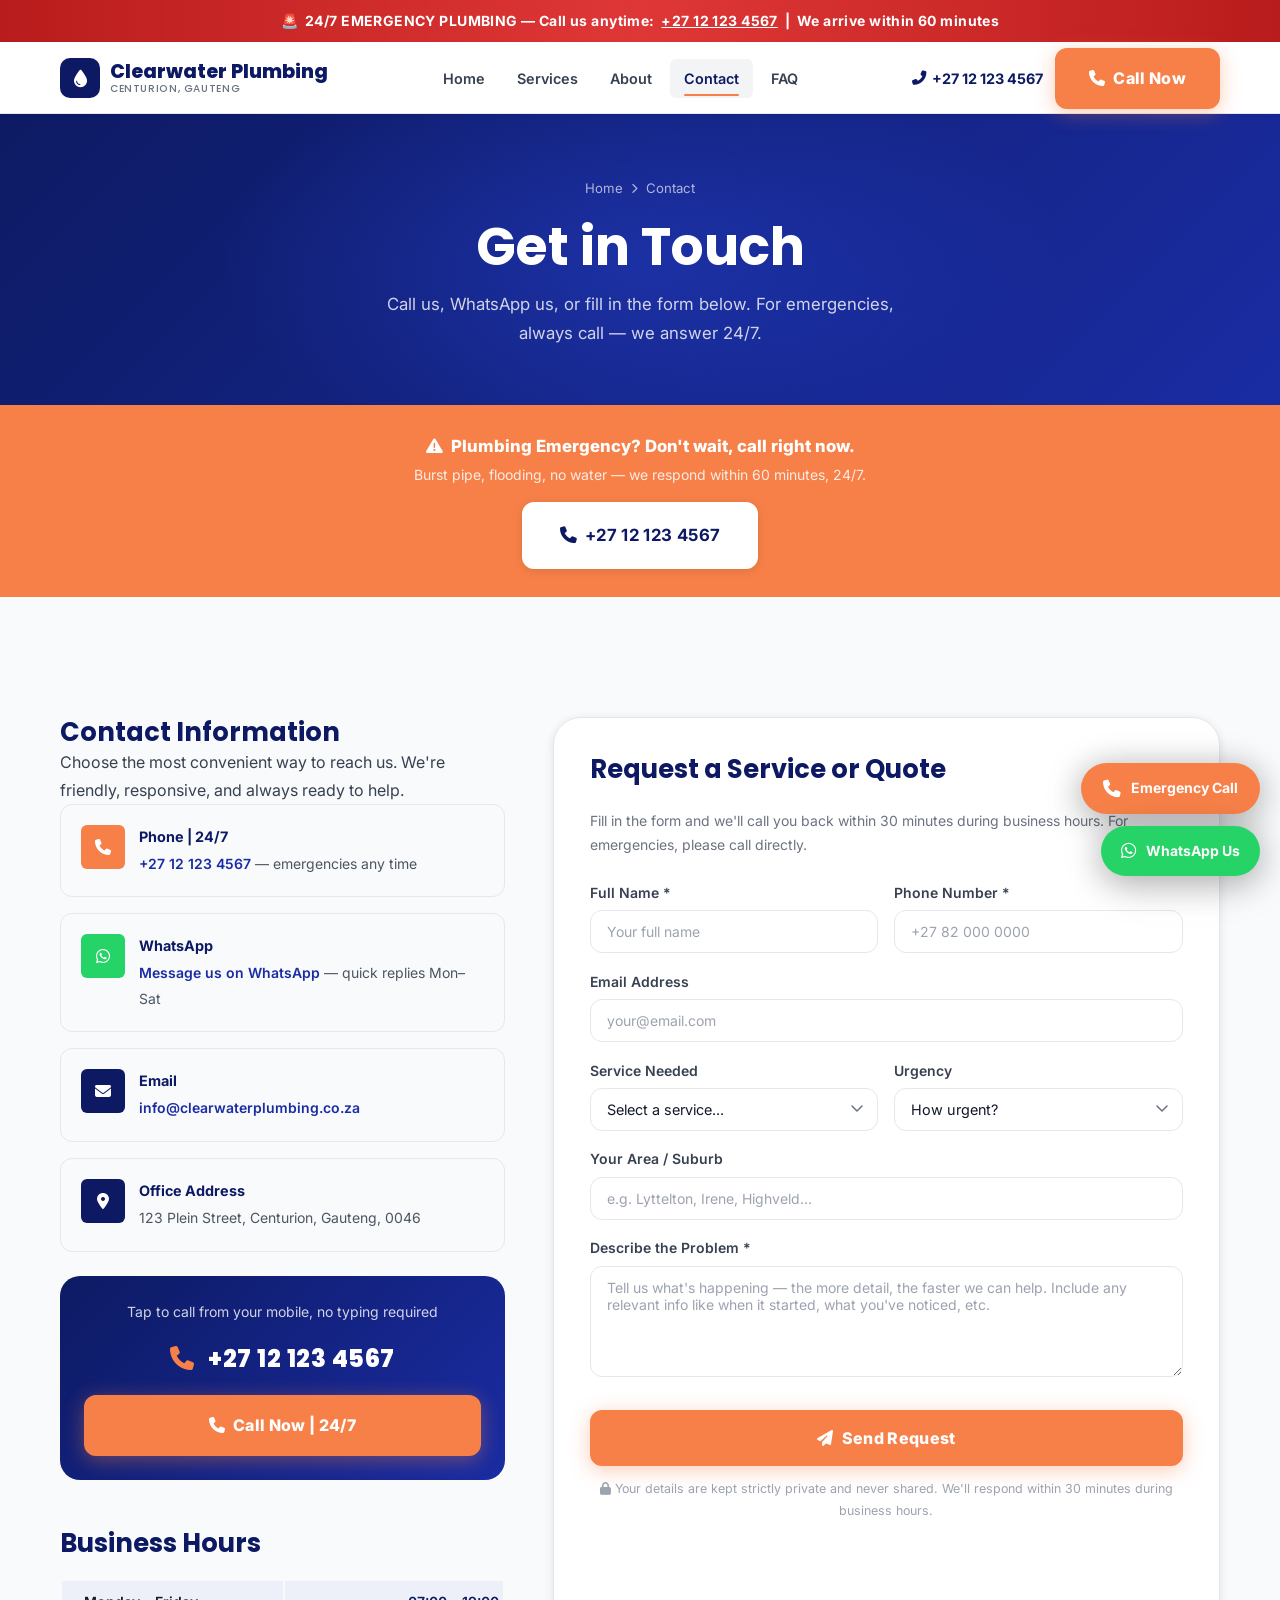
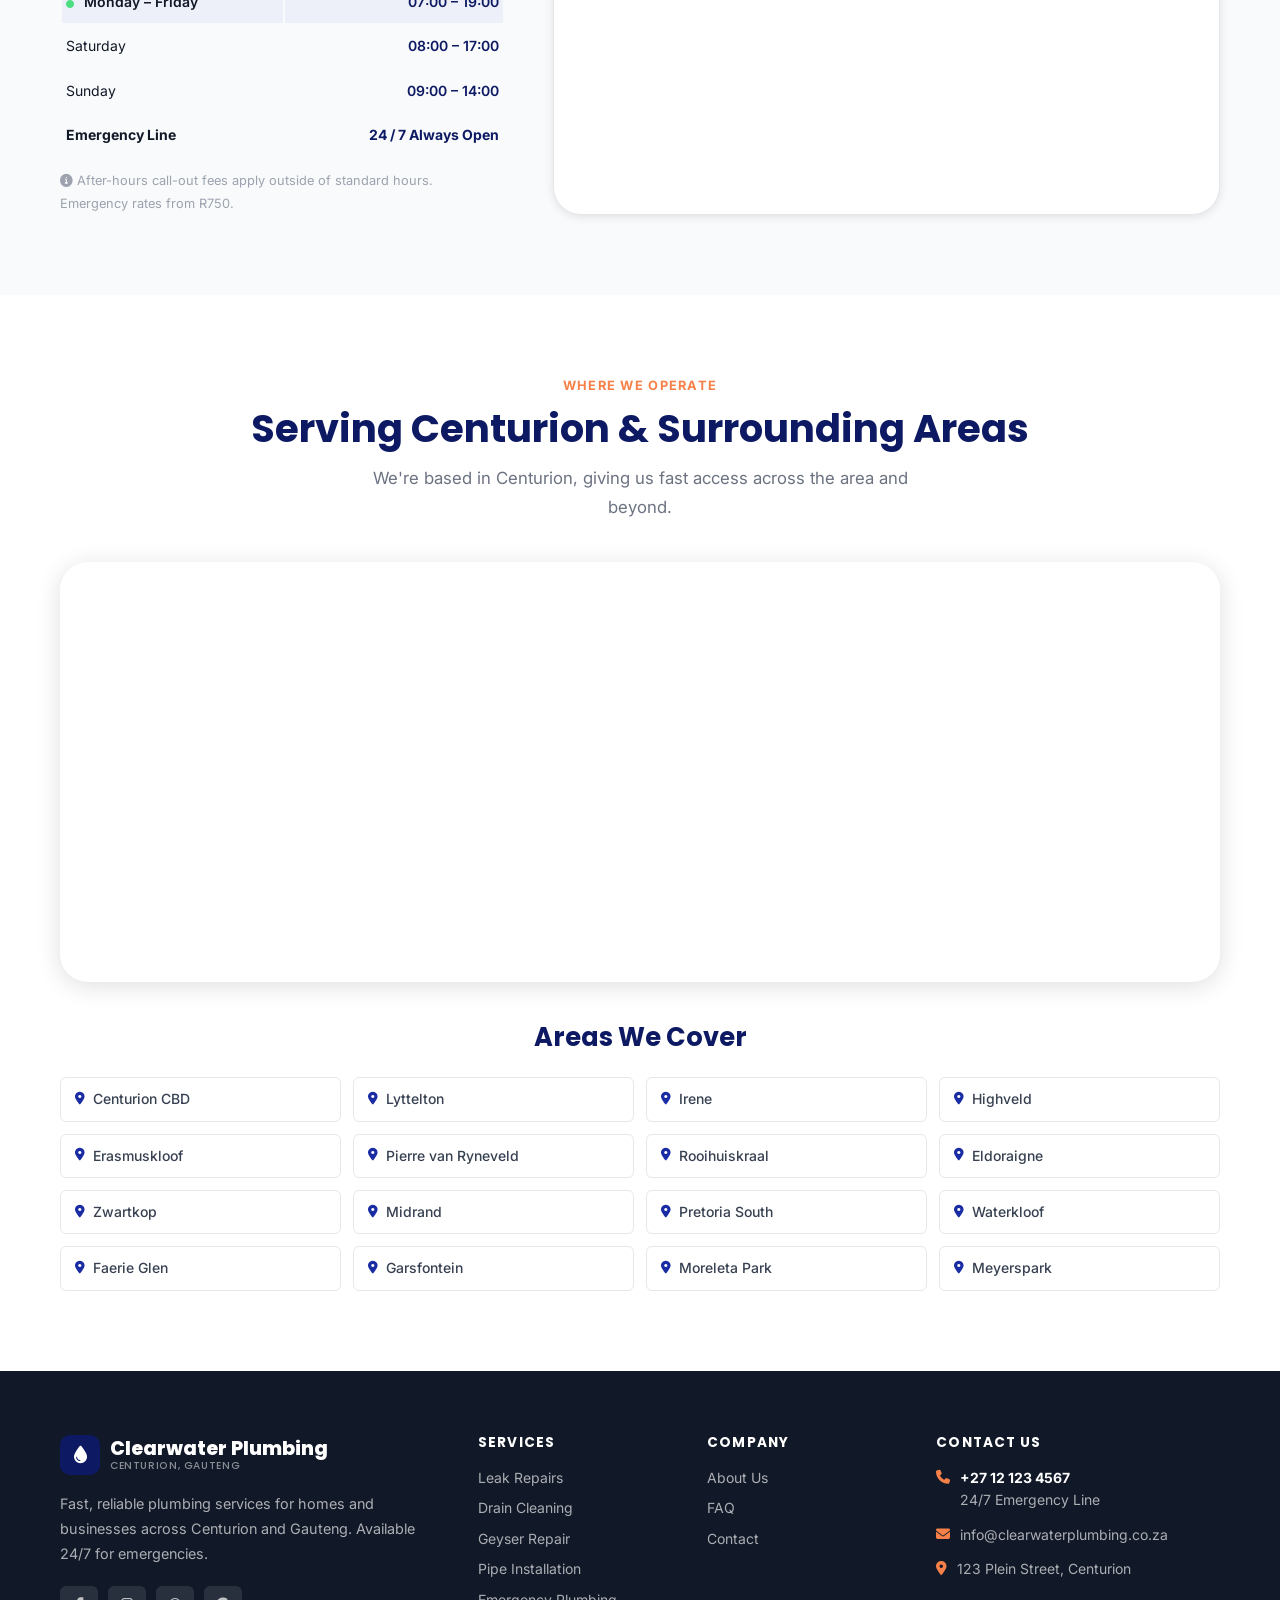
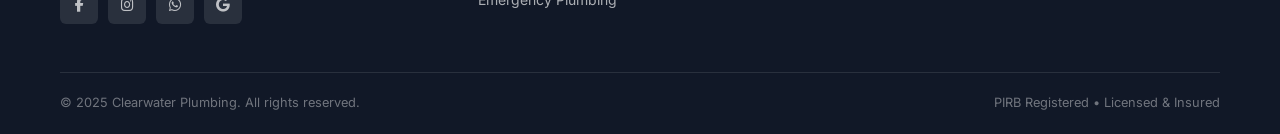
<file: contact.html>
<!DOCTYPE html>
<html lang="en">
<head>
  <meta charset="UTF-8" />
  <meta name="viewport" content="width=device-width, initial-scale=1.0" />
  <meta name="description" content="Contact Clearwater Plumbing in Centurion. Call us 24/7, send a message, or request a service online. Fast response guaranteed." />
  <title>Contact Us | Clearwater Plumbing</title>

  <link rel="preconnect" href="https://fonts.googleapis.com" />
  <link rel="preconnect" href="https://fonts.gstatic.com" crossorigin />
  <link href="https://fonts.googleapis.com/css2?family=Inter:wght@400;500;600&family=Poppins:wght@600;700;800&display=swap" rel="stylesheet" />
  <link rel="stylesheet" href="https://cdnjs.cloudflare.com/ajax/libs/font-awesome/6.5.0/css/all.min.css" />
  <link rel="stylesheet" href="css/styles.css" />
</head>
<body>

  <!-- EMERGENCY BANNER -->
  <div class="emergency-banner">
    <span class="emergency-icon">🚨</span>
    &nbsp;24/7 EMERGENCY PLUMBING — Call us anytime:&nbsp;
    <a href="tel:+27121234567">+27 12 123 4567</a>
    &nbsp;|&nbsp; We arrive within 60 minutes
  </div>

  <!-- HEADER -->
  <header class="site-header" role="banner">
    <div class="container">
      <div class="header-inner">
        <a href="index.html" class="logo">
          <div class="logo-icon"><i class="fas fa-droplet"></i></div>
          <div class="logo-text">Clearwater Plumbing<span>Centurion, Gauteng</span></div>
        </a>
        <nav class="main-nav" role="navigation" aria-label="Main navigation">
          <a href="index.html"    class="nav-link">Home</a>
          <a href="services.html" class="nav-link">Services</a>
          <a href="about.html"    class="nav-link">About</a>
          <a href="contact.html"  class="nav-link active">Contact</a>
          <a href="faq.html"      class="nav-link">FAQ</a>
        </nav>
        <div class="header-cta">
          <span class="header-phone"><i class="fas fa-phone-flip"></i> +27 12 123 4567</span>
          <a href="tel:+27121234567" class="btn btn-call btn-sm"><i class="fas fa-phone"></i> Call Now</a>
        </div>
        <button class="hamburger" aria-label="Toggle navigation"><span></span><span></span><span></span></button>
      </div>
    </div>
  </header>

  <!-- MOBILE NAV -->
  <div class="mobile-nav">
    <div class="mobile-nav-links">
      <a href="index.html">Home</a>
      <a href="services.html">Services</a>
      <a href="about.html">About Us</a>
      <a href="contact.html">Contact</a>
      <a href="faq.html">FAQ</a>
    </div>
    <div class="mobile-nav-ctas">
      <a href="tel:+27121234567" class="btn btn-call btn-full"><i class="fas fa-phone"></i> Call +27 12 123 4567</a>
      <a href="https://www.whatsapp.com/" class="btn btn-full" style="background:#25D366;color:#fff;border-color:#25D366;"><i class="fab fa-whatsapp"></i> WhatsApp Us</a>
    </div>
  </div>

  <main>

    <!-- PAGE HERO -->
    <section class="page-hero">
      <div class="container">
        <div class="breadcrumb">
          <a href="index.html">Home</a>
          <i class="fas fa-chevron-right"></i>
          <span>Contact</span>
        </div>
        <h1>Get in Touch</h1>
        <p>Call us, WhatsApp us, or fill in the form below. For emergencies, always call — we answer 24/7.</p>
      </div>
    </section>

    <!-- ══════════════════════════════════════
         EMERGENCY CALL BLOCK
    ══════════════════════════════════════ -->
    <section style="background:var(--accent);padding-block:28px;" aria-label="Emergency contact">
      <div class="container">
        <div style="display:flex;flex-direction:column;align-items:center;text-align:center;gap:1rem;">
          <div>
            <div style="font-size:1.05rem;font-weight:800;color:var(--white);margin-bottom:4px;">
              <i class="fas fa-triangle-exclamation"></i>
              &nbsp;Plumbing Emergency? Don't wait, call right now.
            </div>
            <div style="font-size:0.875rem;color:rgba(255,255,255,0.85);">Burst pipe, flooding, no water — we respond within 60 minutes, 24/7.</div>
          </div>
          <a href="tel:+27121234567" class="btn btn-secondary btn-lg">
            <i class="fas fa-phone"></i> +27 12 123 4567
          </a>
        </div>
      </div>
    </section>

    <!-- ══════════════════════════════════════
         MAIN CONTACT SECTION
    ══════════════════════════════════════ -->
    <section class="section-pad" style="background:var(--gray-50);" aria-label="Contact details and form">
      <div class="container">

        <div class="contact-layout">

          <!-- Left: Contact Info -->
          <div class="animate-on-scroll">
            <h3>Contact Information</h3>
            <p>Choose the most convenient way to reach us. We're friendly, responsive, and always ready to help.</p>

            <div class="contact-cards">

              <div class="contact-card">
                <div class="contact-card-icon" style="background:var(--accent);">
                  <i class="fas fa-phone"></i>
                </div>
                <div class="contact-card-text">
                  <strong>Phone | 24/7</strong>
                  <span><a href="tel:+27121234567">+27 12 123 4567</a> — emergencies any time</span>
                </div>
              </div>

              <div class="contact-card">
                <div class="contact-card-icon" style="background:#25D366;">
                  <i class="fab fa-whatsapp"></i>
                </div>
                <div class="contact-card-text">
                  <strong>WhatsApp</strong>
                  <span><a href="https://www.whatsapp.com/" target="_blank">Message us on WhatsApp</a> — quick replies Mon–Sat</span>
                </div>
              </div>

              <div class="contact-card">
                <div class="contact-card-icon">
                  <i class="fas fa-envelope"></i>
                </div>
                <div class="contact-card-text">
                  <strong>Email</strong>
                  <span><a href="mailto:info@clearwaterplumbing.co.za">info@clearwaterplumbing.co.za</a></span>
                </div>
              </div>

              <div class="contact-card">
                <div class="contact-card-icon">
                  <i class="fas fa-location-dot"></i>
                </div>
                <div class="contact-card-text">
                  <strong>Office Address</strong>
                  <span>123 Plein Street, Centurion, Gauteng, 0046</span>
                </div>
              </div>

            </div>

            <!-- Click-to-Call Block -->
            <div class="phone-cta-block" style="margin-top:1.5rem;">
              <p>Tap to call from your mobile, no typing required</p>
              <a href="tel:+27121234567" class="phone-number-display">
                <i class="fas fa-phone" style="color:var(--accent);margin-right:8px;"></i>
                +27 12 123 4567
              </a>
              <a href="tel:+27121234567" class="btn btn-call btn-full">
                <i class="fas fa-phone"></i> Call Now | 24/7
              </a>
            </div>

            <!-- Business Hours -->
            <div class="hours-section">
              <h3>Business Hours</h3>
              <table class="hours-table">
                <tbody>
                  <tr class="today">
                    <td><i class="fas fa-circle" style="color:#4ADE80;font-size:0.5rem;margin-right:6px;"></i> Monday – Friday</td>
                    <td>07:00 – 19:00</td>
                  </tr>
                  <tr>
                    <td>Saturday</td>
                    <td>08:00 – 17:00</td>
                  </tr>
                  <tr>
                    <td>Sunday</td>
                    <td>09:00 – 14:00</td>
                  </tr>
                  <tr>
                    <td><strong>Emergency Line</strong></td>
                    <td class="always-open"><strong>24 / 7 Always Open</strong></td>
                  </tr>
                </tbody>
              </table>
              <p style="font-size:0.8rem;color:var(--gray-400);margin-top:0.75rem;">
                <i class="fas fa-info-circle"></i>
                After-hours call-out fees apply outside of standard hours. Emergency rates from R750.
              </p>
            </div>

          </div>

          <!-- Right: Full Form -->
          <div class="full-form-card animate-on-scroll">
            <h3>Request a Service or Quote</h3>
            <p style="font-size:0.875rem;color:var(--gray-500);margin-bottom:1.5rem;">Fill in the form and we'll call you back within 30 minutes during business hours. For emergencies, please call directly.</p>

            <form class="contact-form" novalidate>
              <div class="form-row">
                <div class="form-group">
                  <label for="cf-name">Full Name *</label>
                  <input type="text" id="cf-name" name="name" placeholder="Your full name" required />
                </div>
                <div class="form-group">
                  <label for="cf-phone">Phone Number *</label>
                  <input type="tel" id="cf-phone" name="phone" placeholder="+27 82 000 0000" required />
                </div>
              </div>

              <div class="form-group">
                <label for="cf-email">Email Address</label>
                <input type="email" id="cf-email" name="email" placeholder="your@email.com" />
              </div>

              <div class="form-row">
                <div class="form-group">
                  <label for="cf-service">Service Needed</label>
                  <select id="cf-service" name="service">
                    <option value="">Select a service...</option>
                    <option value="leak">Leak Repair</option>
                    <option value="drain">Drain Cleaning</option>
                    <option value="geyser">Geyser Repair / Installation</option>
                    <option value="pipe">Pipe Installation</option>
                    <option value="toilet">Toilet / Tap Repair</option>
                    <option value="emergency">Emergency Plumbing</option>
                    <option value="quote">General Quote</option>
                    <option value="other">Other</option>
                  </select>
                </div>
                <div class="form-group">
                  <label for="cf-urgency">Urgency</label>
                  <select id="cf-urgency" name="urgency">
                    <option value="">How urgent?</option>
                    <option value="emergency">Emergency — need someone now</option>
                    <option value="today">Today if possible</option>
                    <option value="this-week">This week</option>
                    <option value="quote-only">Just need a quote</option>
                  </select>
                </div>
              </div>

              <div class="form-group">
                <label for="cf-area">Your Area / Suburb</label>
                <input type="text" id="cf-area" name="area" placeholder="e.g. Lyttelton, Irene, Highveld..." />
              </div>

              <div class="form-group">
                <label for="cf-message">Describe the Problem *</label>
                <textarea id="cf-message" name="message" rows="5" placeholder="Tell us what's happening — the more detail, the faster we can help. Include any relevant info like when it started, what you've noticed, etc." required></textarea>
              </div>

              <button type="submit" class="btn btn-call btn-full" style="margin-top:0.5rem;">
                <i class="fas fa-paper-plane"></i> Send Request
              </button>

              <p class="form-privacy" style="margin-top:0.75rem;">
                <i class="fas fa-lock"></i>
                Your details are kept strictly private and never shared. We'll respond within 30 minutes during business hours.
              </p>
            </form>
          </div>

        </div>
      </div>
    </section>

    <!-- ══════════════════════════════════════
         MAP PLACEHOLDER
    ══════════════════════════════════════ -->
    <section class="section-pad" style="background:var(--white);" aria-label="Location and service area">
      <div class="container">
        <div class="text-center animate-on-scroll" style="margin-bottom:2.5rem;">
          <p class="section-label">Where We Operate</p>
          <h2>Serving Centurion &amp; Surrounding Areas</h2>
          <p class="section-intro">We're based in Centurion, giving us fast access across the area and beyond.</p>
        </div>

        <div class="map-embed animate-on-scroll" aria-label="Map of service area — Centurion, Gauteng">
          <iframe
            src="https://www.google.com/maps/embed?pb=!1m18!1m12!1m3!1d57617!2d28.1800!3d-25.8553!2m3!1f0!2f0!3f0!3m2!1i1024!2i768!4f13.1!3m3!1m2!1s0x1e9561d3b6e49c71%3A0xdda5c0448e57da3b!2sCenturion%2C%20Gauteng!5e0!3m2!1sen!2sza!4v1"
            width="100%"
            height="420"
            loading="lazy"
            allowfullscreen=""
            referrerpolicy="no-referrer-when-downgrade"
            title="Clearwater Plumbing — Centurion, Gauteng service area">
          </iframe>
        </div>

        <!-- Areas Grid -->
        <div style="margin-top:2.5rem;">
          <h3 style="text-align:center;margin-bottom:1.5rem;">Areas We Cover</h3>
          <div style="display:grid;grid-template-columns:repeat(4,1fr);gap:0.75rem;" class="areas-full-grid">
            <div class="area-tag"><i class="fas fa-location-dot"></i> Centurion CBD</div>
            <div class="area-tag"><i class="fas fa-location-dot"></i> Lyttelton</div>
            <div class="area-tag"><i class="fas fa-location-dot"></i> Irene</div>
            <div class="area-tag"><i class="fas fa-location-dot"></i> Highveld</div>
            <div class="area-tag"><i class="fas fa-location-dot"></i> Erasmuskloof</div>
            <div class="area-tag"><i class="fas fa-location-dot"></i> Pierre van Ryneveld</div>
            <div class="area-tag"><i class="fas fa-location-dot"></i> Rooihuiskraal</div>
            <div class="area-tag"><i class="fas fa-location-dot"></i> Eldoraigne</div>
            <div class="area-tag"><i class="fas fa-location-dot"></i> Zwartkop</div>
            <div class="area-tag"><i class="fas fa-location-dot"></i> Midrand</div>
            <div class="area-tag"><i class="fas fa-location-dot"></i> Pretoria South</div>
            <div class="area-tag"><i class="fas fa-location-dot"></i> Waterkloof</div>
            <div class="area-tag"><i class="fas fa-location-dot"></i> Faerie Glen</div>
            <div class="area-tag"><i class="fas fa-location-dot"></i> Garsfontein</div>
            <div class="area-tag"><i class="fas fa-location-dot"></i> Moreleta Park</div>
            <div class="area-tag"><i class="fas fa-location-dot"></i> Meyerspark</div>
          </div>
        </div>

      </div>
    </section>

  </main>

  <!-- FOOTER -->
  <footer class="site-footer" role="contentinfo">
    <div class="container">
      <div class="footer-grid">
        <div class="footer-brand">
          <a href="index.html" class="logo">
            <div class="logo-icon"><i class="fas fa-droplet"></i></div>
            <div class="logo-text">Clearwater Plumbing<span>Centurion, Gauteng</span></div>
          </a>
          <p>Fast, reliable plumbing services for homes and businesses across Centurion and Gauteng. Available 24/7 for emergencies.</p>
          <div class="footer-social">
            <a href="https://www.facebook.com/" class="social-btn" aria-label="Facebook"><i class="fab fa-facebook-f"></i></a>
            <a href="https://www.instagram.com/" class="social-btn" aria-label="Instagram"><i class="fab fa-instagram"></i></a>
            <a href="https://www.whatsapp.com/" class="social-btn" aria-label="WhatsApp"><i class="fab fa-whatsapp"></i></a>
            <a href="https://business.google.com/en-all/business-profile/" class="social-btn" aria-label="Google"><i class="fab fa-google"></i></a>
          </div>
        </div>
        <div class="footer-col">
          <h5>Services</h5>
          <div class="footer-links">
            <a href="services.html#leak-repairs">Leak Repairs</a>
            <a href="services.html#drain-cleaning">Drain Cleaning</a>
            <a href="services.html#geyser-repair">Geyser Repair</a>
            <a href="services.html#pipe-installation">Pipe Installation</a>
            <a href="services.html#emergency">Emergency Plumbing</a>
          </div>
        </div>
        <div class="footer-col">
          <h5>Company</h5>
          <div class="footer-links">
            <a href="about.html">About Us</a>
            <a href="faq.html">FAQ</a>
            <a href="contact.html">Contact</a>
          </div>
        </div>
        <div class="footer-col">
          <h5>Contact Us</h5>
          <div class="footer-contact-items">
            <div class="footer-contact-item"><i class="fas fa-phone"></i><span><strong style="color:var(--white);">+27 12 123 4567</strong><br/>24/7 Emergency Line</span></div>
            <div class="footer-contact-item"><i class="fas fa-envelope"></i><span>info@clearwaterplumbing.co.za</span></div>
            <div class="footer-contact-item"><i class="fas fa-location-dot"></i><span>123 Plein Street, Centurion</span></div>
          </div>
        </div>
      </div>
      <div class="footer-bottom">
        <span>&copy; 2025 Clearwater Plumbing. All rights reserved.</span>
        <span>PIRB Registered &bull; Licensed &amp; Insured</span>
      </div>
    </div>
  </footer>

  <!-- BACK TO TOP -->
  <button class="back-to-top" aria-label="Back to top">
    <i class="fas fa-chevron-up"></i>
  </button>

  <!-- FLOATING BUTTONS -->
  <div class="floating-btns">
    <a href="tel:+27121234567" class="float-btn float-btn-emergency" aria-label="Emergency call">
      <i class="fas fa-phone"></i><span class="float-label">Emergency Call</span>
    </a>
    <a href="#" class="float-btn float-btn-whatsapp" aria-label="WhatsApp chat">
      <i class="fab fa-whatsapp"></i><span class="float-label">WhatsApp Us</span>
    </a>
  </div>

  <script src="js/main.js"></script>

  <style>
    @media (max-width: 768px) {
      .areas-full-grid { grid-template-columns: 1fr 1fr !important; }
    }
    @media (max-width: 480px) {
      .areas-full-grid { grid-template-columns: 1fr !important; }
    }
  </style>
</body>
</html>
</file>
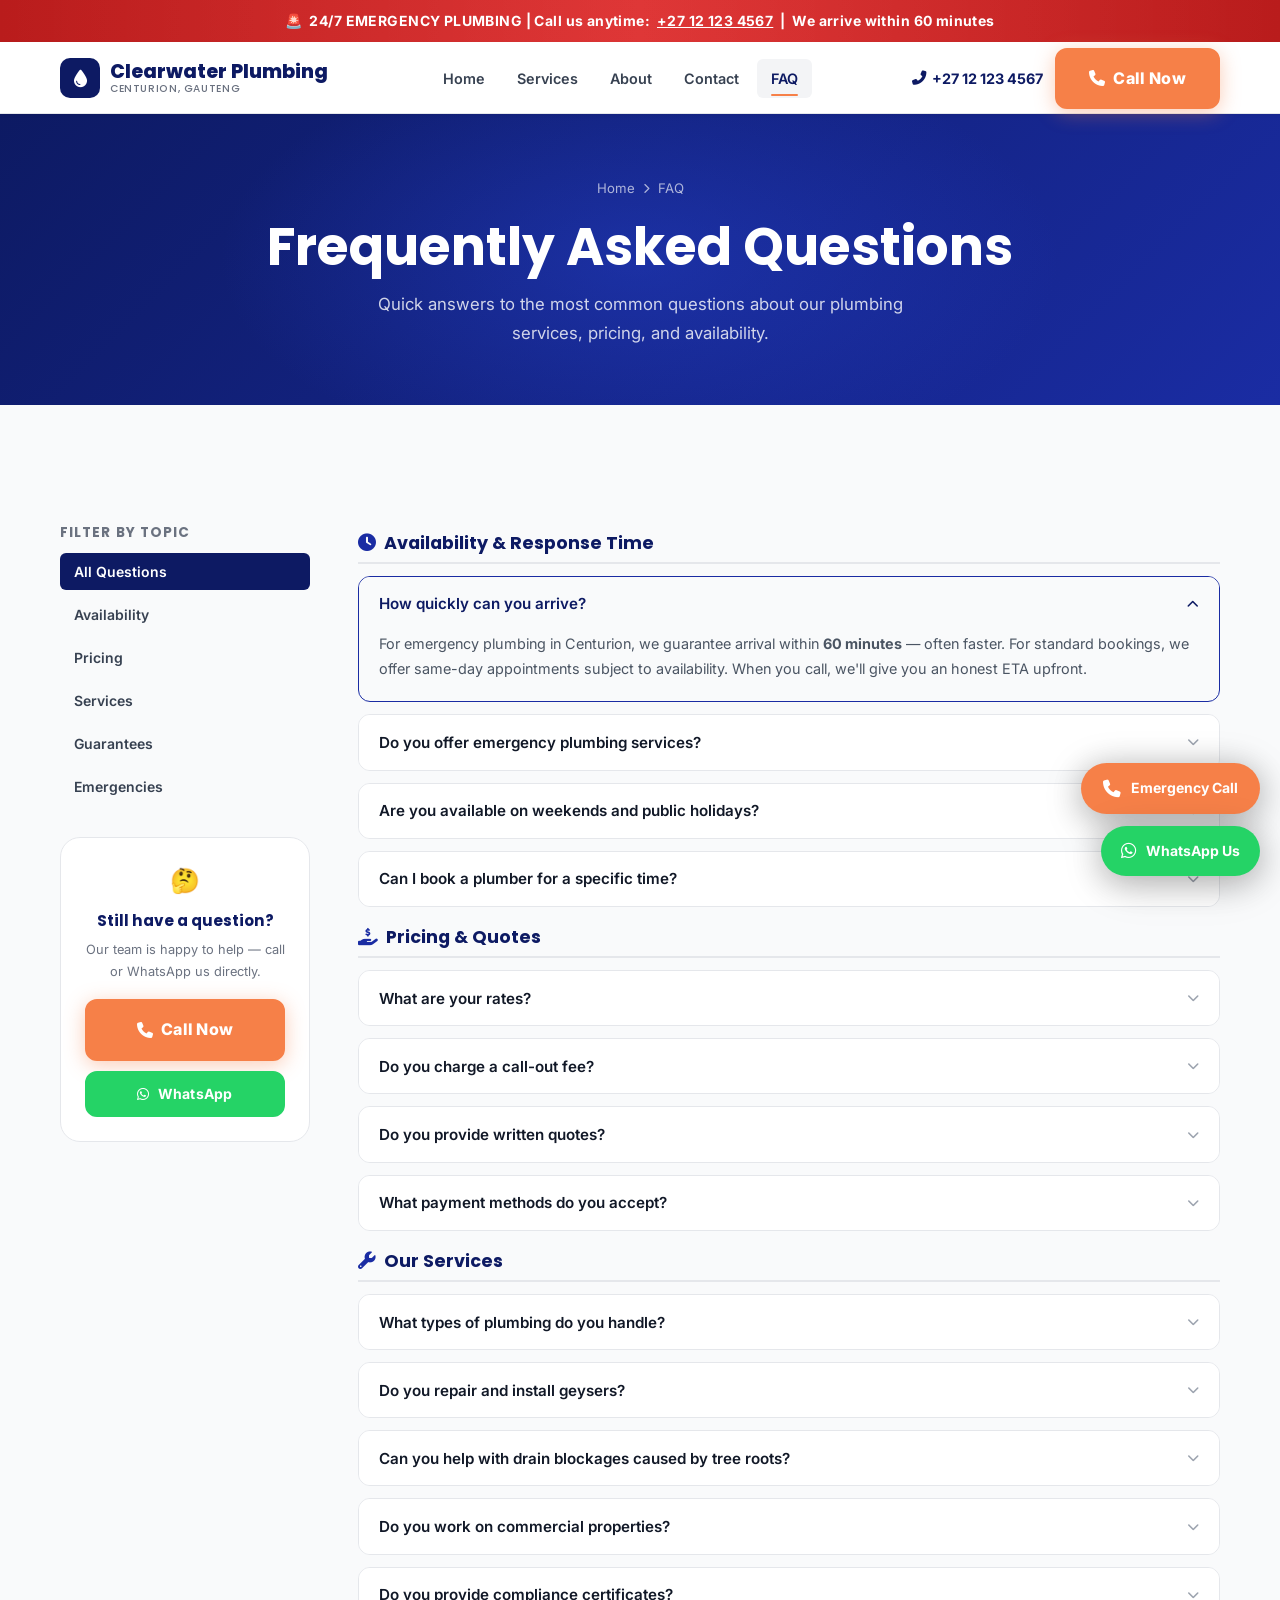
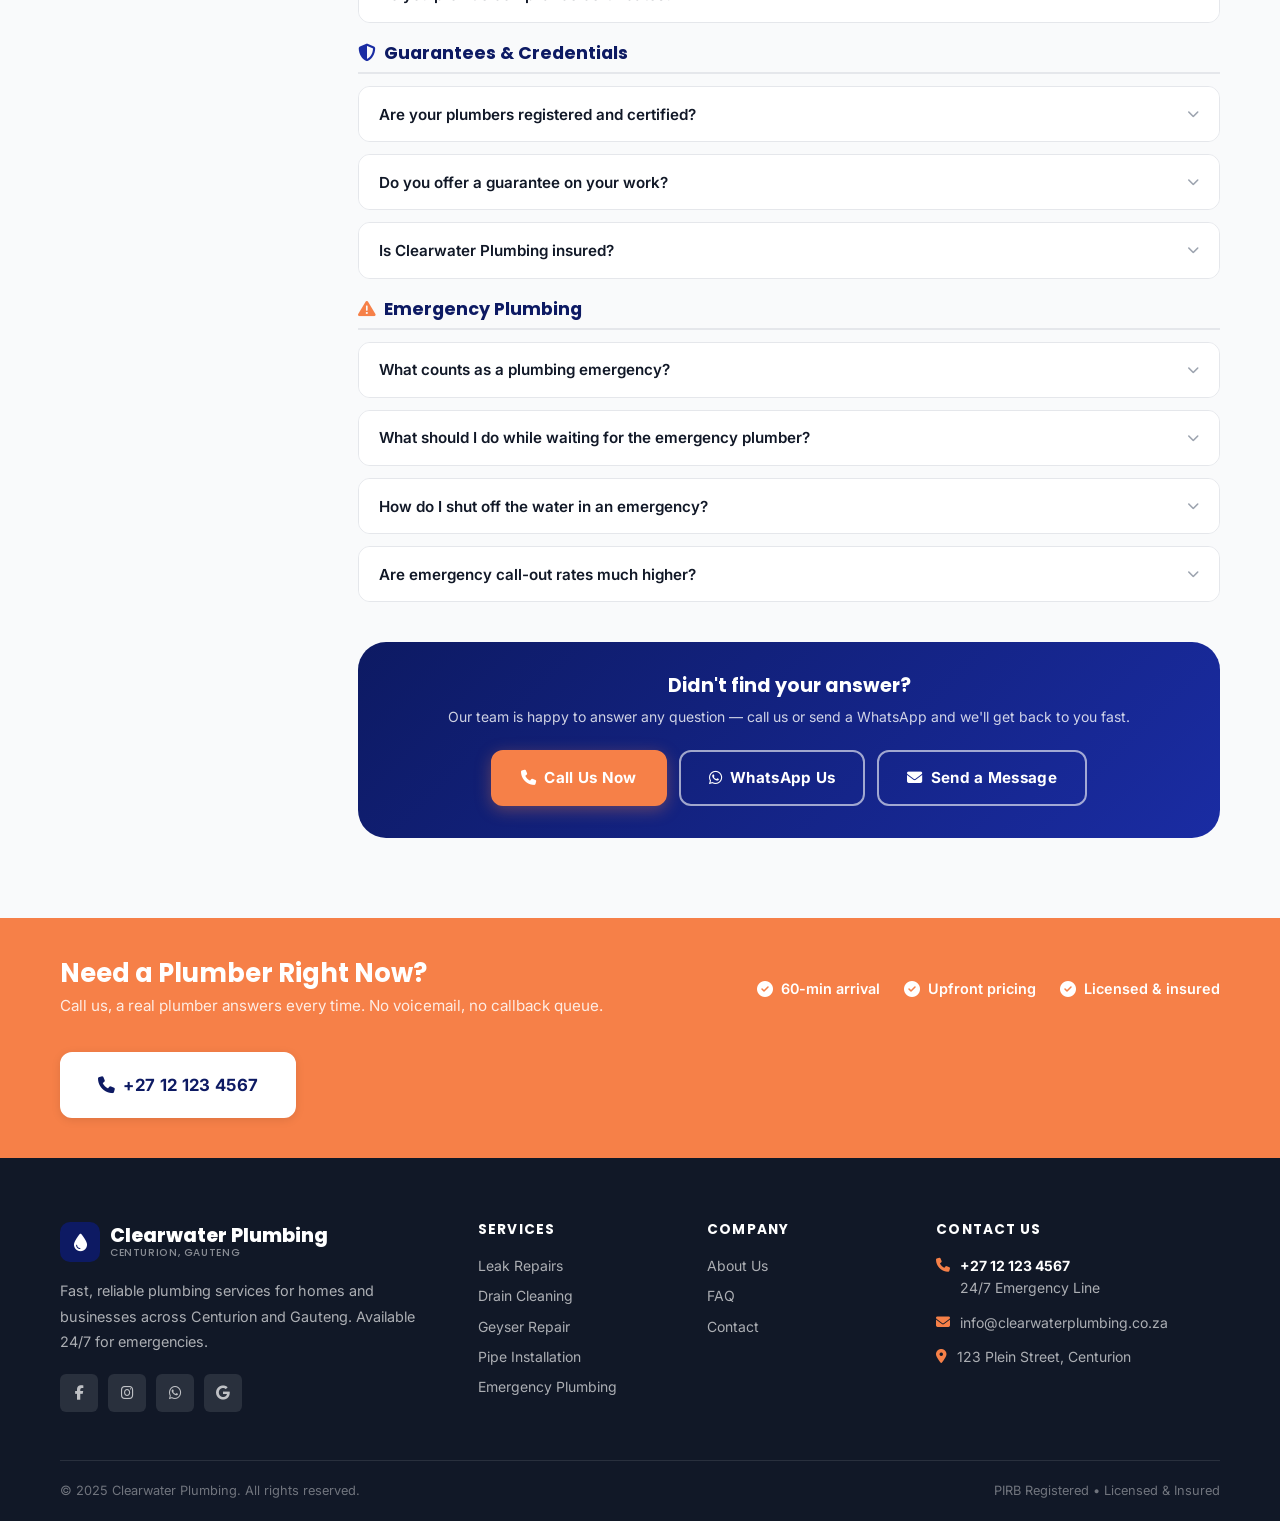
<file: faq.html>
<!DOCTYPE html>
<html lang="en">
<head>
  <meta charset="UTF-8" />
  <meta name="viewport" content="width=device-width, initial-scale=1.0" />
  <meta name="description" content="Frequently asked questions about Clearwater Plumbing — response times, pricing, emergency services, and more. Serving Centurion, Gauteng." />
  <title>FAQ | Clearwater Plumbing</title>

  <link rel="preconnect" href="https://fonts.googleapis.com" />
  <link rel="preconnect" href="https://fonts.gstatic.com" crossorigin />
  <link href="https://fonts.googleapis.com/css2?family=Inter:wght@400;500;600&family=Poppins:wght@600;700;800&display=swap" rel="stylesheet" />
  <link rel="stylesheet" href="https://cdnjs.cloudflare.com/ajax/libs/font-awesome/6.5.0/css/all.min.css" />
  <link rel="stylesheet" href="css/styles.css" />
</head>
<body>

  <!-- EMERGENCY BANNER -->
  <div class="emergency-banner">
    <span class="emergency-icon">🚨</span>
    &nbsp;24/7 EMERGENCY PLUMBING | Call us anytime:&nbsp;
    <a href="tel:+27121234567">+27 12 123 4567</a>
    &nbsp;|&nbsp; We arrive within 60 minutes
  </div>

  <!-- HEADER -->
  <header class="site-header" role="banner">
    <div class="container">
      <div class="header-inner">
        <a href="index.html" class="logo">
          <div class="logo-icon"><i class="fas fa-droplet"></i></div>
          <div class="logo-text">Clearwater Plumbing<span>Centurion, Gauteng</span></div>
        </a>
        <nav class="main-nav" role="navigation" aria-label="Main navigation">
          <a href="index.html"    class="nav-link">Home</a>
          <a href="services.html" class="nav-link">Services</a>
          <a href="about.html"    class="nav-link">About</a>
          <a href="contact.html"  class="nav-link">Contact</a>
          <a href="faq.html"      class="nav-link active">FAQ</a>
        </nav>
        <div class="header-cta">
          <span class="header-phone"><i class="fas fa-phone-flip"></i> +27 12 123 4567</span>
          <a href="tel:+27121234567" class="btn btn-call btn-sm"><i class="fas fa-phone"></i> Call Now</a>
        </div>
        <button class="hamburger" aria-label="Toggle navigation"><span></span><span></span><span></span></button>
      </div>
    </div>
  </header>

  <!-- MOBILE NAV -->
  <div class="mobile-nav">
    <div class="mobile-nav-links">
      <a href="index.html">Home</a>
      <a href="services.html">Services</a>
      <a href="about.html">About Us</a>
      <a href="contact.html">Contact</a>
      <a href="faq.html">FAQ</a>
    </div>
    <div class="mobile-nav-ctas">
      <a href="tel:+27121234567" class="btn btn-call btn-full"><i class="fas fa-phone"></i> Call +27 12 123 4567</a>
      <a href="https://www.whatsapp.com/" class="btn btn-full" style="background:#25D366;color:#fff;border-color:#25D366;"><i class="fab fa-whatsapp"></i> WhatsApp Us</a>
    </div>
  </div>

  <main>

    <!-- PAGE HERO -->
    <section class="page-hero">
      <div class="container">
        <div class="breadcrumb">
          <a href="index.html">Home</a>
          <i class="fas fa-chevron-right"></i>
          <span>FAQ</span>
        </div>
        <h1>Frequently Asked Questions</h1>
        <p>Quick answers to the most common questions about our plumbing services, pricing, and availability.</p>
      </div>
    </section>

    <!-- ══════════════════════════════════════
         FAQ MAIN SECTION
    ══════════════════════════════════════ -->
    <section class="section-pad" style="background:var(--gray-50);" aria-label="FAQ">
      <div class="container">

        <div class="faq-layout">

          <!-- Sidebar: Category Filter -->
          <aside class="faq-sidebar animate-on-scroll">
            <h4 style="font-size:0.85rem;text-transform:uppercase;letter-spacing:0.08em;color:var(--gray-500);margin-bottom:0.75rem;">Filter by Topic</h4>
            <div class="faq-categories" role="group" aria-label="FAQ categories">
              <button class="faq-cat-btn active" data-cat="all">All Questions</button>
              <button class="faq-cat-btn" data-cat="availability">Availability</button>
              <button class="faq-cat-btn" data-cat="pricing">Pricing</button>
              <button class="faq-cat-btn" data-cat="services">Services</button>
              <button class="faq-cat-btn" data-cat="guarantee">Guarantees</button>
              <button class="faq-cat-btn" data-cat="emergency">Emergencies</button>
            </div>

            <!-- Quick Contact Box -->
            <div style="margin-top:2rem;background:var(--white);border-radius:var(--radius-lg);padding:1.5rem;border:1px solid var(--gray-200);text-align:center;">
              <div style="font-size:1.5rem;margin-bottom:0.75rem;">🤔</div>
              <h5 style="font-size:0.95rem;margin-bottom:0.5rem;color:var(--primary);">Still have a question?</h5>
              <p style="font-size:0.8rem;color:var(--gray-500);margin-bottom:1rem;">Our team is happy to help — call or WhatsApp us directly.</p>
              <a href="tel:+27121234567" class="btn btn-call btn-sm btn-full" style="margin-bottom:0.6rem;">
                <i class="fas fa-phone"></i> Call Now
              </a>
              <a href="https://www.whatsapp.com/" class="btn btn-full btn-sm" style="background:#25D366;color:#fff;border-color:#25D366;">
                <i class="fab fa-whatsapp"></i> WhatsApp
              </a>
            </div>
          </aside>

          <!-- FAQ Content -->
          <div>

            <!-- ─── AVAILABILITY ─── -->
            <div class="faq-category-block" data-category="availability">
              <h3 class="faq-section-title"><i class="fas fa-clock" style="color:var(--secondary);margin-right:8px;"></i>Availability &amp; Response Time</h3>
              <div class="faq-list">

                <div class="faq-item open">
                  <button class="faq-question">
                    How quickly can you arrive?
                    <i class="fas fa-chevron-down"></i>
                  </button>
                  <div class="faq-answer">
                    <div class="faq-answer-inner">
                      For emergency plumbing in Centurion, we guarantee arrival within <strong>60 minutes</strong> — often faster. For standard bookings, we offer same-day appointments subject to availability. When you call, we'll give you an honest ETA upfront.
                    </div>
                  </div>
                </div>

                <div class="faq-item">
                  <button class="faq-question">
                    Do you offer emergency plumbing services?
                    <i class="fas fa-chevron-down"></i>
                  </button>
                  <div class="faq-answer">
                    <div class="faq-answer-inner">
                      Yes — we operate a dedicated <strong>24/7 emergency line</strong>. A real plumber answers every call, not a call centre. We respond to burst pipes, severe leaks, blocked toilets, flooding, and any other urgent issue at any hour, including weekends and public holidays.
                    </div>
                  </div>
                </div>

                <div class="faq-item">
                  <button class="faq-question">
                    Are you available on weekends and public holidays?
                    <i class="fas fa-chevron-down"></i>
                  </button>
                  <div class="faq-answer">
                    <div class="faq-answer-inner">
                      Yes. Our emergency line is active <strong>365 days a year</strong>, 24 hours a day. Standard call-out rates apply Monday–Friday 7am–7pm. After-hours, weekend, and public holiday rates are slightly higher — we'll confirm the rate before any work begins.
                    </div>
                  </div>
                </div>

                <div class="faq-item">
                  <button class="faq-question">
                    Can I book a plumber for a specific time?
                    <i class="fas fa-chevron-down"></i>
                  </button>
                  <div class="faq-answer">
                    <div class="faq-answer-inner">
                      Absolutely. For non-emergency work, you can book a specific time slot by calling us or using the online form. We offer morning, midday, and afternoon appointments Monday through Saturday. We'll confirm your booking and send a reminder the day before.
                    </div>
                  </div>
                </div>

              </div>
            </div>

            <!-- ─── PRICING ─── -->
            <div class="faq-category-block" data-category="pricing">
              <h3 class="faq-section-title"><i class="fas fa-hand-holding-dollar" style="color:var(--secondary);margin-right:8px;"></i>Pricing &amp; Quotes</h3>
              <div class="faq-list">

                <div class="faq-item">
                  <button class="faq-question">
                    What are your rates?
                    <i class="fas fa-chevron-down"></i>
                  </button>
                  <div class="faq-answer">
                    <div class="faq-answer-inner">
                      Our rates depend on the type of job, time of day, and materials required. Indicative starting prices:
                      <ul style="margin-top:0.75rem;padding-left:1.25rem;display:flex;flex-direction:column;gap:4px;">
                        <li>Leak repair — from <strong>R350</strong></li>
                        <li>Drain cleaning — from <strong>R500</strong></li>
                        <li>Geyser repair — from <strong>R450</strong></li>
                        <li>Emergency call-out (after hours) — from <strong>R750</strong></li>
                      </ul>
                      <p style="margin-top:0.75rem;">You always receive a <strong>written quote before we start</strong>. No surprises.</p>
                    </div>
                  </div>
                </div>

                <div class="faq-item">
                  <button class="faq-question">
                    Do you charge a call-out fee?
                    <i class="fas fa-chevron-down"></i>
                  </button>
                  <div class="faq-answer">
                    <div class="faq-answer-inner">
                      There is <strong>no call-out fee</strong> for work carried out between 7am and 7pm, Monday to Friday. After-hours, weekend, and public holiday visits include a call-out charge from R750 which covers the emergency response. We will always confirm this before dispatching a plumber.
                    </div>
                  </div>
                </div>

                <div class="faq-item">
                  <button class="faq-question">
                    Do you provide written quotes?
                    <i class="fas fa-chevron-down"></i>
                  </button>
                  <div class="faq-answer">
                    <div class="faq-answer-inner">
                      Yes, always. Our plumber will assess the problem and provide a <strong>clear written quote</strong> before any work begins. You choose whether to proceed — there's never any pressure. The quoted price is the price you pay, with no hidden extras.
                    </div>
                  </div>
                </div>

                <div class="faq-item">
                  <button class="faq-question">
                    What payment methods do you accept?
                    <i class="fas fa-chevron-down"></i>
                  </button>
                  <div class="faq-answer">
                    <div class="faq-answer-inner">
                      We accept <strong>EFT (bank transfer)</strong>, cash, and card payments via SnapScan or Zapper. For larger jobs such as geyser installations or pipe replacements, we can arrange a deposit structure. A detailed invoice is provided after every job.
                    </div>
                  </div>
                </div>

              </div>
            </div>

            <!-- ─── SERVICES ─── -->
            <div class="faq-category-block" data-category="services">
              <h3 class="faq-section-title"><i class="fas fa-wrench" style="color:var(--secondary);margin-right:8px;"></i>Our Services</h3>
              <div class="faq-list">

                <div class="faq-item">
                  <button class="faq-question">
                    What types of plumbing do you handle?
                    <i class="fas fa-chevron-down"></i>
                  </button>
                  <div class="faq-answer">
                    <div class="faq-answer-inner">
                      We handle a wide range of residential and commercial plumbing including:
                      <ul style="margin-top:0.75rem;padding-left:1.25rem;display:flex;flex-direction:column;gap:4px;">
                        <li>Leak detection and repair (taps, pipes, walls, floors)</li>
                        <li>Drain and sewer cleaning and unblocking</li>
                        <li>Geyser repair, servicing, and installation (electric, solar, gas)</li>
                        <li>New pipe installation and pipe replacement</li>
                        <li>Toilet, cistern, and tap repairs and replacements</li>
                        <li>24/7 emergency plumbing response</li>
                      </ul>
                    </div>
                  </div>
                </div>

                <div class="faq-item">
                  <button class="faq-question">
                    Do you repair and install geysers?
                    <i class="fas fa-chevron-down"></i>
                  </button>
                  <div class="faq-answer">
                    <div class="faq-answer-inner">
                      Yes. We repair, service, and install all types of water heaters — <strong>electric, gas, solar, and heat pump</strong>. Our plumbers are PIRB-registered and provide a Certificate of Compliance (CoC) with every geyser installation, as required for insurance claims and home sales.
                    </div>
                  </div>
                </div>

                <div class="faq-item">
                  <button class="faq-question">
                    Can you help with drain blockages caused by tree roots?
                    <i class="fas fa-chevron-down"></i>
                  </button>
                  <div class="faq-answer">
                    <div class="faq-answer-inner">
                      Yes. Tree root intrusion is one of the most common causes of serious drain blockages. We use <strong>CCTV drain inspection</strong> to locate the root intrusion, then clear it using hydro-jetting or mechanical root cutting equipment. We can also advise on long-term solutions to prevent recurrence.
                    </div>
                  </div>
                </div>

                <div class="faq-item">
                  <button class="faq-question">
                    Do you work on commercial properties?
                    <i class="fas fa-chevron-down"></i>
                  </button>
                  <div class="faq-answer">
                    <div class="faq-answer-inner">
                      Yes. We service both residential and <strong>commercial properties</strong> including offices, retail spaces, restaurants, and apartment complexes. For commercial clients, we can set up service agreements with priority response times and regular maintenance schedules.
                    </div>
                  </div>
                </div>

                <div class="faq-item">
                  <button class="faq-question">
                    Do you provide compliance certificates?
                    <i class="fas fa-chevron-down"></i>
                  </button>
                  <div class="faq-answer">
                    <div class="faq-answer-inner">
                      Yes. We issue <strong>SANS 10252 plumbing compliance certificates</strong> for geyser installations, new pipe work, and other qualifying jobs. These certificates are required when selling a property, making an insurance claim, or for municipal compliance. Ask us when booking if you need a certificate.
                    </div>
                  </div>
                </div>

              </div>
            </div>

            <!-- ─── GUARANTEES ─── -->
            <div class="faq-category-block" data-category="guarantee">
              <h3 class="faq-section-title"><i class="fas fa-shield-halved" style="color:var(--secondary);margin-right:8px;"></i>Guarantees &amp; Credentials</h3>
              <div class="faq-list">

                <div class="faq-item">
                  <button class="faq-question">
                    Are your plumbers registered and certified?
                    <i class="fas fa-chevron-down"></i>
                  </button>
                  <div class="faq-answer">
                    <div class="faq-answer-inner">
                      Yes. Every plumber on our team is <strong>registered with the Plumbing Industry Registration Board (PIRB)</strong> of South Africa. We carry full public liability insurance and comply with all relevant South African plumbing standards (SANS 10252, SANS 10254).
                    </div>
                  </div>
                </div>

                <div class="faq-item">
                  <button class="faq-question">
                    Do you offer a guarantee on your work?
                    <i class="fas fa-chevron-down"></i>
                  </button>
                  <div class="faq-answer">
                    <div class="faq-answer-inner">
                      Yes. All our repairs and installations are backed by a <strong>12-month workmanship guarantee</strong>. If the same issue recurs due to our workmanship within 12 months, we'll return and fix it at no additional charge. Manufacturer warranties apply separately to parts and equipment.
                    </div>
                  </div>
                </div>

                <div class="faq-item">
                  <button class="faq-question">
                    Is Clearwater Plumbing insured?
                    <i class="fas fa-chevron-down"></i>
                  </button>
                  <div class="faq-answer">
                    <div class="faq-answer-inner">
                      Yes. We carry <strong>full public liability insurance</strong> up to R2 million. This means if anything goes wrong on your property due to our work, you're protected. We're happy to provide proof of insurance on request.
                    </div>
                  </div>
                </div>

              </div>
            </div>

            <!-- ─── EMERGENCY ─── -->
            <div class="faq-category-block" data-category="emergency">
              <h3 class="faq-section-title"><i class="fas fa-triangle-exclamation" style="color:var(--accent);margin-right:8px;"></i>Emergency Plumbing</h3>
              <div class="faq-list">

                <div class="faq-item">
                  <button class="faq-question">
                    What counts as a plumbing emergency?
                    <i class="fas fa-chevron-down"></i>
                  </button>
                  <div class="faq-answer">
                    <div class="faq-answer-inner">
                      A plumbing emergency is any situation that poses an immediate risk of water damage, health hazard, or loss of essential water supply. Common emergencies include:
                      <ul style="margin-top:0.75rem;padding-left:1.25rem;display:flex;flex-direction:column;gap:4px;">
                        <li>Burst or rapidly leaking pipes</li>
                        <li>Flooding from any source</li>
                        <li>Completely blocked toilets (especially if only one in the home)</li>
                        <li>No water supply to the entire property</li>
                        <li>Sewage backup or overflow</li>
                        <li>Geyser failure in cold weather</li>
                      </ul>
                      <p style="margin-top:0.75rem;">If in doubt — call us. We'd rather come out and find it's minor than have you dealing with a flood alone.</p>
                    </div>
                  </div>
                </div>

                <div class="faq-item">
                  <button class="faq-question">
                    What should I do while waiting for the emergency plumber?
                    <i class="fas fa-chevron-down"></i>
                  </button>
                  <div class="faq-answer">
                    <div class="faq-answer-inner">
                      While waiting for us to arrive, here's what to do:
                      <ol style="margin-top:0.75rem;padding-left:1.25rem;display:flex;flex-direction:column;gap:6px;">
                        <li><strong>Turn off the main water supply</strong> — usually at the main stopcock near your water meter or under the kitchen sink.</li>
                        <li><strong>Turn off the electricity</strong> near the affected area if water is near electrical fittings.</li>
                        <li><strong>Move valuables</strong> away from the water if possible.</li>
                        <li><strong>Take photos</strong> for insurance purposes.</li>
                        <li><strong>Don't use any water</strong> until the plumber arrives and assesses the situation.</li>
                      </ol>
                    </div>
                  </div>
                </div>

                <div class="faq-item">
                  <button class="faq-question">
                    How do I shut off the water in an emergency?
                    <i class="fas fa-chevron-down"></i>
                  </button>
                  <div class="faq-answer">
                    <div class="faq-answer-inner">
                      <p>Your main water shut-off valve (stopcock) is usually located:</p>
                      <ul style="margin-top:0.6rem;padding-left:1.25rem;display:flex;flex-direction:column;gap:4px;">
                        <li>Under the kitchen sink</li>
                        <li>In a utility room or garage</li>
                        <li>Near the front boundary of your property (street-side water meter)</li>
                      </ul>
                      <p style="margin-top:0.75rem;">Turn it clockwise to close. If you can't find it, call us immediately — we can guide you over the phone while we're on the way.</p>
                    </div>
                  </div>
                </div>

                <div class="faq-item">
                  <button class="faq-question">
                    Are emergency call-out rates much higher?
                    <i class="fas fa-chevron-down"></i>
                  </button>
                  <div class="faq-answer">
                    <div class="faq-answer-inner">
                      After-hours emergency rates are <strong>from R750</strong> for the call-out, compared to no call-out fee during standard business hours. The actual repair cost depends on the job. We always confirm the rate with you before dispatching, so there are no surprises. We believe emergencies deserve honest pricing — not price gouging.
                    </div>
                  </div>
                </div>

              </div>
            </div>

            <!-- ─── CTA CARD ─── -->
            <div class="faq-cta-card animate-on-scroll">
              <h3>Didn't find your answer?</h3>
              <p>Our team is happy to answer any question — call us or send a WhatsApp and we'll get back to you fast.</p>
              <div class="faq-cta-actions">
                <a href="tel:+27121234567" class="btn btn-primary">
                  <i class="fas fa-phone"></i> Call Us Now
                </a>
                <a href="https://www.whatsapp.com/" class="btn btn-outline">
                  <i class="fab fa-whatsapp"></i> WhatsApp Us
                </a>
                <a href="contact.html" class="btn btn-outline">
                  <i class="fas fa-envelope"></i> Send a Message
                </a>
              </div>
            </div>

          </div>
        </div>

      </div>
    </section>

    <!-- ══════════════════════════════════════
         MINI CTA
    ══════════════════════════════════════ -->
    <section class="response-section" aria-label="Call to action">
      <div class="container">
        <div class="response-inner">
          <div class="response-text">
            <h3>Need a Plumber Right Now?</h3>
            <p>Call us, a real plumber answers every time. No voicemail, no callback queue.</p>
          </div>
          <div class="response-features">
            <div class="response-feature"><i class="fas fa-check-circle"></i> 60-min arrival</div>
            <div class="response-feature"><i class="fas fa-check-circle"></i> Upfront pricing</div>
            <div class="response-feature"><i class="fas fa-check-circle"></i> Licensed &amp; insured</div>
          </div>
          <a href="tel:+27121234567" class="btn btn-secondary btn-lg">
            <i class="fas fa-phone"></i> +27 12 123 4567
          </a>
        </div>
      </div>
    </section>

  </main>

  <!-- FOOTER -->
  <footer class="site-footer" role="contentinfo">
    <div class="container">
      <div class="footer-grid">
        <div class="footer-brand">
          <a href="index.html" class="logo">
            <div class="logo-icon"><i class="fas fa-droplet"></i></div>
            <div class="logo-text">Clearwater Plumbing<span>Centurion, Gauteng</span></div>
          </a>
          <p>Fast, reliable plumbing services for homes and businesses across Centurion and Gauteng. Available 24/7 for emergencies.</p>
          <div class="footer-social">
            <a href="https://www.facebook.com/" class="social-btn" aria-label="Facebook"><i class="fab fa-facebook-f"></i></a>
            <a href="https://www.instagram.com/" class="social-btn" aria-label="Instagram"><i class="fab fa-instagram"></i></a>
            <a href="https://www.whatsapp.com/" class="social-btn" aria-label="WhatsApp"><i class="fab fa-whatsapp"></i></a>
            <a href="https://business.google.com/en-all/business-profile/" class="social-btn" aria-label="Google"><i class="fab fa-google"></i></a>
          </div>
        </div>
        <div class="footer-col">
          <h5>Services</h5>
          <div class="footer-links">
            <a href="services.html#leak-repairs">Leak Repairs</a>
            <a href="services.html#drain-cleaning">Drain Cleaning</a>
            <a href="services.html#geyser-repair">Geyser Repair</a>
            <a href="services.html#pipe-installation">Pipe Installation</a>
            <a href="services.html#emergency">Emergency Plumbing</a>
          </div>
        </div>
        <div class="footer-col">
          <h5>Company</h5>
          <div class="footer-links">
            <a href="about.html">About Us</a>
            <a href="faq.html">FAQ</a>
            <a href="contact.html">Contact</a>
          </div>
        </div>
        <div class="footer-col">
          <h5>Contact Us</h5>
          <div class="footer-contact-items">
            <div class="footer-contact-item"><i class="fas fa-phone"></i><span><strong style="color:var(--white);">+27 12 123 4567</strong><br/>24/7 Emergency Line</span></div>
            <div class="footer-contact-item"><i class="fas fa-envelope"></i><span>info@clearwaterplumbing.co.za</span></div>
            <div class="footer-contact-item"><i class="fas fa-location-dot"></i><span>123 Plein Street, Centurion</span></div>
          </div>
        </div>
      </div>
      <div class="footer-bottom">
        <span>&copy; 2025 Clearwater Plumbing. All rights reserved.</span>
        <span>PIRB Registered &bull; Licensed &amp; Insured</span>
      </div>
    </div>
  </footer>

  <!-- BACK TO TOP -->
  <button class="back-to-top" aria-label="Back to top">
    <i class="fas fa-chevron-up"></i>
  </button>

  <!-- FLOATING BUTTONS -->
  <div class="floating-btns">
    <a href="tel:+27121234567" class="float-btn float-btn-emergency" aria-label="Emergency call">
      <i class="fas fa-phone"></i><span class="float-label">Emergency Call</span>
    </a>
    <a href="https://www.whatsapp.com/" class="float-btn float-btn-whatsapp" aria-label="WhatsApp chat">
      <i class="fab fa-whatsapp"></i><span class="float-label">WhatsApp Us</span>
    </a>
  </div>

  <script src="js/main.js"></script>
</body>
</html>
</file>
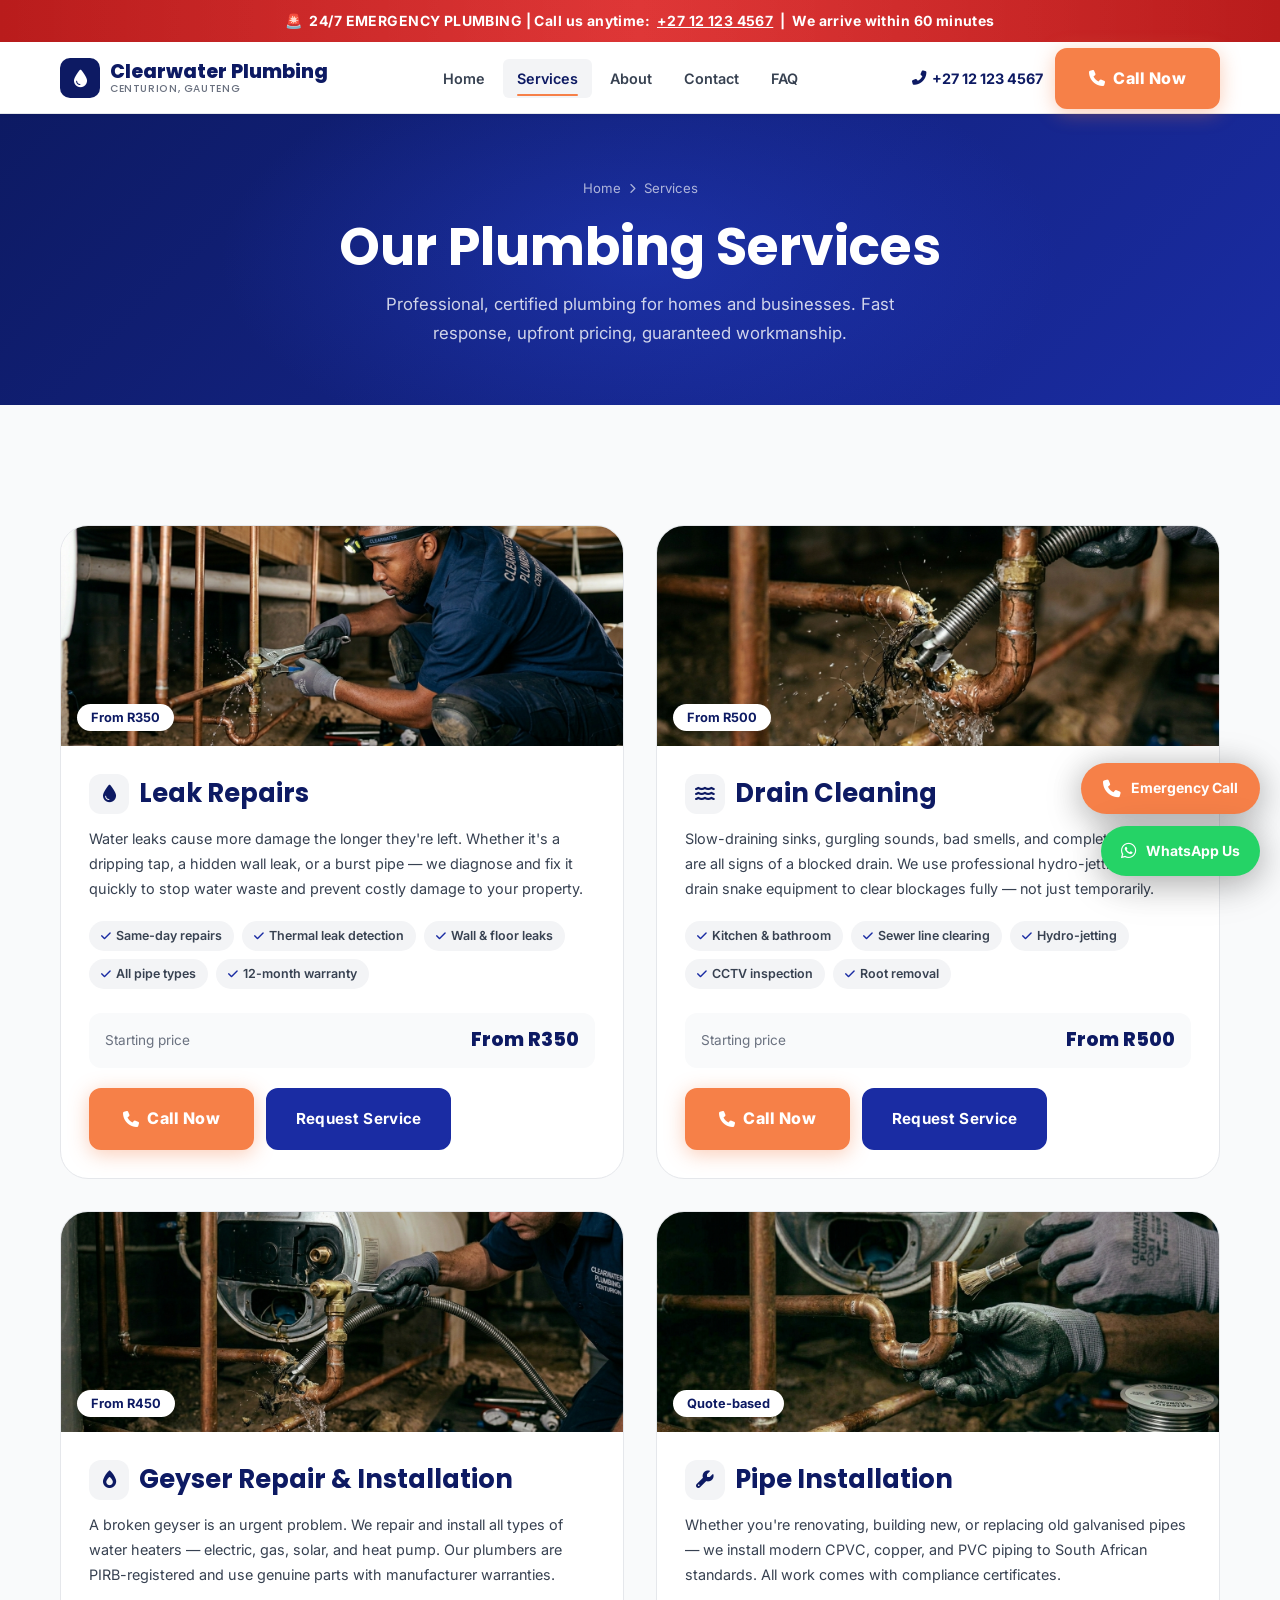
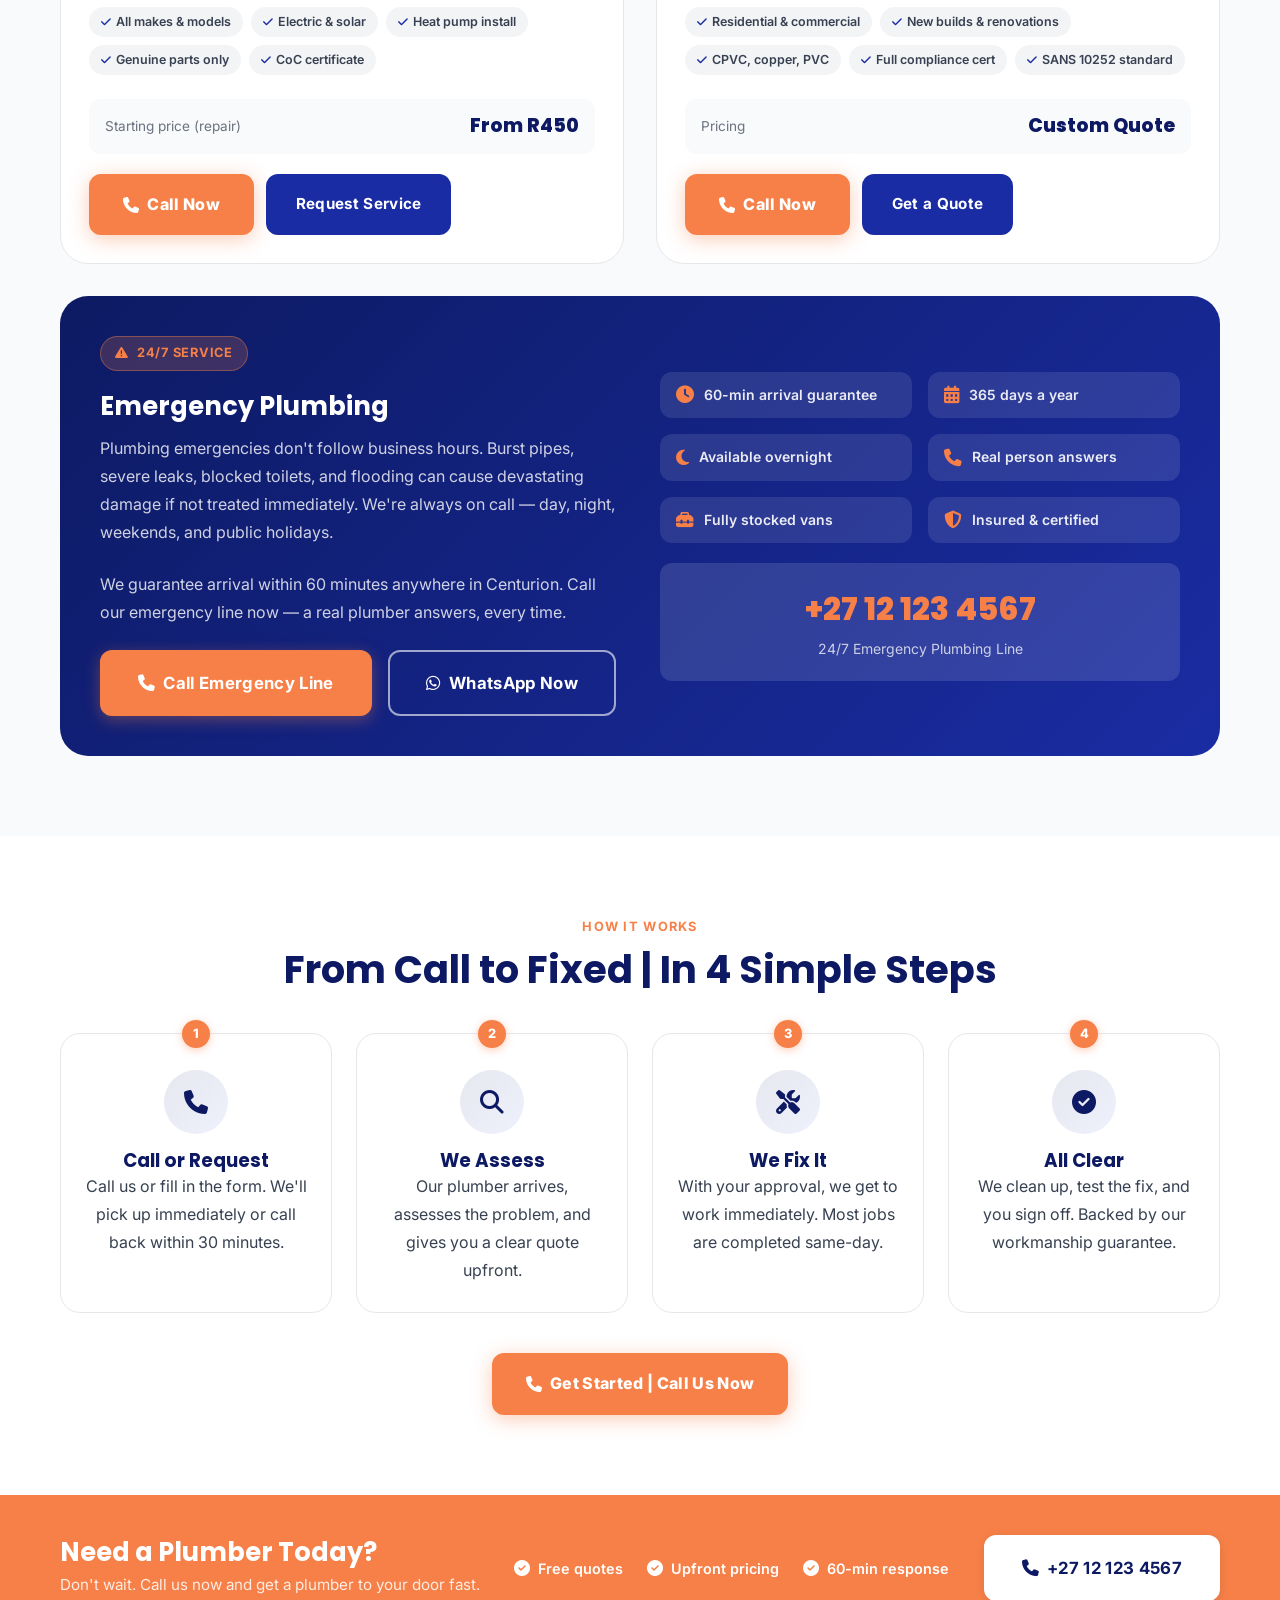
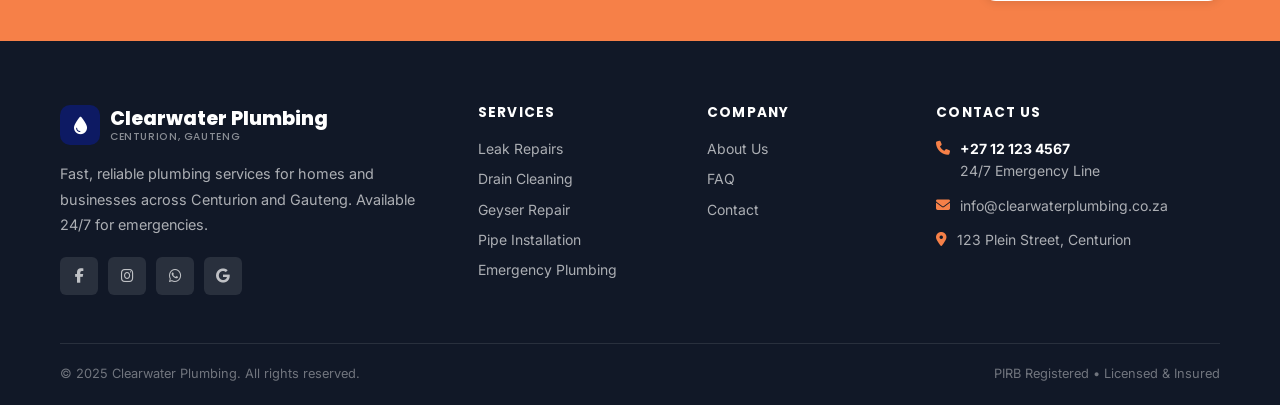
<file: services.html>
<!DOCTYPE html>
<html lang="en">
<head>
  <meta charset="UTF-8" />
  <meta name="viewport" content="width=device-width, initial-scale=1.0" />
  <meta name="description" content="Clearwater Plumbing services — leak repairs, drain cleaning, geyser repair, pipe installation and 24/7 emergency plumbing in Centurion, Gauteng." />
  <title>Our Services | Clearwater Plumbing</title>

  <link rel="preconnect" href="https://fonts.googleapis.com" />
  <link rel="preconnect" href="https://fonts.gstatic.com" crossorigin />
  <link href="https://fonts.googleapis.com/css2?family=Inter:wght@400;500;600&family=Poppins:wght@600;700;800&display=swap" rel="stylesheet" />
  <link rel="stylesheet" href="https://cdnjs.cloudflare.com/ajax/libs/font-awesome/6.5.0/css/all.min.css" />
  <link rel="stylesheet" href="css/styles.css" />
</head>
<body>

  <!-- EMERGENCY BANNER -->
  <div class="emergency-banner">
    <span class="emergency-icon">🚨</span>
    &nbsp;24/7 EMERGENCY PLUMBING | Call us anytime:&nbsp;
    <a href="tel:+27121234567">+27 12 123 4567</a>
    &nbsp;|&nbsp; We arrive within 60 minutes
  </div>

  <!-- HEADER -->
  <header class="site-header" role="banner">
    <div class="container">
      <div class="header-inner">
        <a href="index.html" class="logo">
          <div class="logo-icon"><i class="fas fa-droplet"></i></div>
          <div class="logo-text">Clearwater Plumbing<span>Centurion, Gauteng</span></div>
        </a>
        <nav class="main-nav" role="navigation" aria-label="Main navigation">
          <a href="index.html"    class="nav-link">Home</a>
          <a href="services.html" class="nav-link active">Services</a>
          <a href="about.html"    class="nav-link">About</a>
          <a href="contact.html"  class="nav-link">Contact</a>
          <a href="faq.html"      class="nav-link">FAQ</a>
        </nav>
        <div class="header-cta">
          <span class="header-phone"><i class="fas fa-phone-flip"></i> +27 12 123 4567</span>
          <a href="tel:+27121234567" class="btn btn-call btn-sm"><i class="fas fa-phone"></i> Call Now</a>
        </div>
        <button class="hamburger" aria-label="Toggle navigation"><span></span><span></span><span></span></button>
      </div>
    </div>
  </header>

  <!-- MOBILE NAV -->
  <div class="mobile-nav">
    <div class="mobile-nav-links">
      <a href="index.html">Home</a>
      <a href="services.html">Services</a>
      <a href="about.html">About Us</a>
      <a href="contact.html">Contact</a>
      <a href="faq.html">FAQ</a>
    </div>
    <div class="mobile-nav-ctas">
      <a href="tel:+27121234567" class="btn btn-call btn-full"><i class="fas fa-phone"></i> Call +27 12 123 4567</a>
      <a href="https://www.whatsapp.com/" class="btn btn-full" style="background:#25D366;color:#fff;border-color:#25D366;"><i class="fab fa-whatsapp"></i> WhatsApp Us</a>
    </div>
  </div>

  <main>

    <!-- PAGE HERO -->
    <section class="page-hero">
      <div class="container">
        <div class="breadcrumb">
          <a href="index.html">Home</a>
          <i class="fas fa-chevron-right"></i>
          <span>Services</span>
        </div>
        <h1>Our Plumbing Services</h1>
        <p>Professional, certified plumbing for homes and businesses. Fast response, upfront pricing, guaranteed workmanship.</p>
      </div>
    </section>

    <!-- ══════════════════════════════════════
         SERVICES LISTING
    ══════════════════════════════════════ -->
    <section class="section-pad" style="background:var(--gray-50);" aria-label="Services">
      <div class="container">

        <div class="services-full-grid">

          <!-- Leak Repairs -->
          <div class="service-full-card animate-on-scroll" id="leak-repairs">
            <div class="service-full-img">
              <img src="content/leaking-pipe.png" alt="Plumber fixing a leaking pipe" />
              <div class="service-img-overlay">
                <span class="service-img-badge">From R350</span>
              </div>
            </div>
            <div class="service-full-body">
              <div style="display:flex;align-items:center;gap:10px;margin-bottom:0.75rem;">
                <div class="service-icon" style="width:40px;height:40px;font-size:1.1rem;margin:0;flex-shrink:0;"><i class="fas fa-droplet"></i></div>
                <h3 style="margin:0;">Leak Repairs</h3>
              </div>
              <p>Water leaks cause more damage the longer they're left. Whether it's a dripping tap, a hidden wall leak, or a burst pipe — we diagnose and fix it quickly to stop water waste and prevent costly damage to your property.</p>
              <div class="service-benefits">
                <span class="benefit-tag"><i class="fas fa-check"></i> Same-day repairs</span>
                <span class="benefit-tag"><i class="fas fa-check"></i> Thermal leak detection</span>
                <span class="benefit-tag"><i class="fas fa-check"></i> Wall & floor leaks</span>
                <span class="benefit-tag"><i class="fas fa-check"></i> All pipe types</span>
                <span class="benefit-tag"><i class="fas fa-check"></i> 12-month warranty</span>
              </div>
              <div class="service-price-hint">
                <span>Starting price</span>
                <strong>From R350</strong>
              </div>
              <div class="service-ctas">
                <a href="tel:+27121234567" class="btn btn-call"><i class="fas fa-phone"></i> Call Now</a>
                <a href="contact.html" class="btn btn-blue">Request Service</a>
              </div>
            </div>
          </div>

          <!-- Drain Cleaning -->
          <div class="service-full-card animate-on-scroll" id="drain-cleaning">
            <div class="service-full-img">
              <img src="content/pipe-cleaning.png" alt="Drain cleaning service" />
              <div class="service-img-overlay">
                <span class="service-img-badge">From R500</span>
              </div>
            </div>
            <div class="service-full-body">
              <div style="display:flex;align-items:center;gap:10px;margin-bottom:0.75rem;">
                <div class="service-icon" style="width:40px;height:40px;font-size:1.1rem;margin:0;flex-shrink:0;"><i class="fas fa-water"></i></div>
                <h3 style="margin:0;">Drain Cleaning</h3>
              </div>
              <p>Slow-draining sinks, gurgling sounds, bad smells, and complete blockages are all signs of a blocked drain. We use professional hydro-jetting and drain snake equipment to clear blockages fully — not just temporarily.</p>
              <div class="service-benefits">
                <span class="benefit-tag"><i class="fas fa-check"></i> Kitchen & bathroom</span>
                <span class="benefit-tag"><i class="fas fa-check"></i> Sewer line clearing</span>
                <span class="benefit-tag"><i class="fas fa-check"></i> Hydro-jetting</span>
                <span class="benefit-tag"><i class="fas fa-check"></i> CCTV inspection</span>
                <span class="benefit-tag"><i class="fas fa-check"></i> Root removal</span>
              </div>
              <div class="service-price-hint">
                <span>Starting price</span>
                <strong>From R500</strong>
              </div>
              <div class="service-ctas">
                <a href="tel:+27121234567" class="btn btn-call"><i class="fas fa-phone"></i> Call Now</a>
                <a href="contact.html" class="btn btn-blue">Request Service</a>
              </div>
            </div>
          </div>

          <!-- Geyser Repair -->
          <div class="service-full-card animate-on-scroll" id="geyser-repair">
            <div class="service-full-img">
              <img src="content/geyser-clean.png" alt="Geyser repair and installation" />
              <div class="service-img-overlay">
                <span class="service-img-badge">From R450</span>
              </div>
            </div>
            <div class="service-full-body">
              <div style="display:flex;align-items:center;gap:10px;margin-bottom:0.75rem;">
                <div class="service-icon" style="width:40px;height:40px;font-size:1.1rem;margin:0;flex-shrink:0;"><i class="fas fa-fire-flame-simple"></i></div>
                <h3 style="margin:0;">Geyser Repair &amp; Installation</h3>
              </div>
              <p>A broken geyser is an urgent problem. We repair and install all types of water heaters — electric, gas, solar, and heat pump. Our plumbers are PIRB-registered and use genuine parts with manufacturer warranties.</p>
              <div class="service-benefits">
                <span class="benefit-tag"><i class="fas fa-check"></i> All makes & models</span>
                <span class="benefit-tag"><i class="fas fa-check"></i> Electric & solar</span>
                <span class="benefit-tag"><i class="fas fa-check"></i> Heat pump install</span>
                <span class="benefit-tag"><i class="fas fa-check"></i> Genuine parts only</span>
                <span class="benefit-tag"><i class="fas fa-check"></i> CoC certificate</span>
              </div>
              <div class="service-price-hint">
                <span>Starting price (repair)</span>
                <strong>From R450</strong>
              </div>
              <div class="service-ctas">
                <a href="tel:+27121234567" class="btn btn-call"><i class="fas fa-phone"></i> Call Now</a>
                <a href="contact.html" class="btn btn-blue">Request Service</a>
              </div>
            </div>
          </div>

          <!-- Pipe Installation -->
          <div class="service-full-card animate-on-scroll" id="pipe-installation">
            <div class="service-full-img">
              <img src="content/pipe-install.png" alt="Pipe installation service" />
              <div class="service-img-overlay">
                <span class="service-img-badge">Quote-based</span>
              </div>
            </div>
            <div class="service-full-body">
              <div style="display:flex;align-items:center;gap:10px;margin-bottom:0.75rem;">
                <div class="service-icon" style="width:40px;height:40px;font-size:1.1rem;margin:0;flex-shrink:0;"><i class="fas fa-wrench"></i></div>
                <h3 style="margin:0;">Pipe Installation</h3>
              </div>
              <p>Whether you're renovating, building new, or replacing old galvanised pipes — we install modern CPVC, copper, and PVC piping to South African standards. All work comes with compliance certificates.</p>
              <div class="service-benefits">
                <span class="benefit-tag"><i class="fas fa-check"></i> Residential & commercial</span>
                <span class="benefit-tag"><i class="fas fa-check"></i> New builds & renovations</span>
                <span class="benefit-tag"><i class="fas fa-check"></i> CPVC, copper, PVC</span>
                <span class="benefit-tag"><i class="fas fa-check"></i> Full compliance cert</span>
                <span class="benefit-tag"><i class="fas fa-check"></i> SANS 10252 standard</span>
              </div>
              <div class="service-price-hint">
                <span>Pricing</span>
                <strong>Custom Quote</strong>
              </div>
              <div class="service-ctas">
                <a href="tel:+27121234567" class="btn btn-call"><i class="fas fa-phone"></i> Call Now</a>
                <a href="contact.html" class="btn btn-blue">Get a Quote</a>
              </div>
            </div>
          </div>

          <!-- Emergency (Full Width) -->
          <div class="emergency-full-card animate-on-scroll" id="emergency">
            <div>
              <div style="display:inline-flex;align-items:center;gap:8px;background:rgba(246,128,72,0.2);border:1px solid rgba(246,128,72,0.4);color:var(--accent);padding:6px 14px;border-radius:100px;font-size:0.8rem;font-weight:700;text-transform:uppercase;letter-spacing:0.06em;margin-bottom:1.25rem;">
                <i class="fas fa-triangle-exclamation"></i> 24/7 Service
              </div>
              <h3>Emergency Plumbing</h3>
              <p>Plumbing emergencies don't follow business hours. Burst pipes, severe leaks, blocked toilets, and flooding can cause devastating damage if not treated immediately. We're always on call — day, night, weekends, and public holidays.</p>
              <p style="margin-top:0.75rem;">We guarantee arrival within 60 minutes anywhere in Centurion. Call our emergency line now — a real plumber answers, every time.</p>
              <div style="margin-top:1.5rem;display:flex;gap:1rem;flex-wrap:wrap;">
                <a href="tel:+27121234567" class="btn btn-primary btn-lg">
                  <i class="fas fa-phone"></i> Call Emergency Line
                </a>
                <a href="#" class="btn btn-outline btn-lg">
                  <i class="fab fa-whatsapp"></i> WhatsApp Now
                </a>
              </div>
            </div>
            <div>
              <div class="emergency-features-grid">
                <div class="emerg-feature"><i class="fas fa-clock"></i><span>60-min arrival guarantee</span></div>
                <div class="emerg-feature"><i class="fas fa-calendar-days"></i><span>365 days a year</span></div>
                <div class="emerg-feature"><i class="fas fa-moon"></i><span>Available overnight</span></div>
                <div class="emerg-feature"><i class="fas fa-phone"></i><span>Real person answers</span></div>
                <div class="emerg-feature"><i class="fas fa-toolbox"></i><span>Fully stocked vans</span></div>
                <div class="emerg-feature"><i class="fas fa-shield-halved"></i><span>Insured & certified</span></div>
              </div>
              <div style="background:rgba(255,255,255,0.12);border-radius:var(--radius-md);padding:1.25rem;margin-top:1.25rem;text-align:center;">
                <div style="font-size:2rem;font-weight:800;color:var(--accent);font-family:'Poppins',sans-serif;">+27 12 123 4567</div>
                <div style="font-size:0.875rem;color:rgba(255,255,255,0.75);margin-top:4px;">24/7 Emergency Plumbing Line</div>
              </div>
            </div>
          </div>

        </div>
      </div>
    </section>

    <!-- ══════════════════════════════════════
         PROCESS SECTION
    ══════════════════════════════════════ -->
    <section class="section-pad" style="background:var(--white);" aria-label="How we work">
      <div class="container">
        <div class="text-center animate-on-scroll">
          <p class="section-label">How It Works</p>
          <h2>From Call to Fixed | In 4 Simple Steps</h2>
        </div>

        <div class="process-grid" style="margin-top:2.5rem;">
          <div class="process-step animate-on-scroll">
            <div class="process-step-num">1</div>
            <div class="trust-icon-wrap"><i class="fas fa-phone"></i></div>
            <h4>Call or Request</h4>
            <p>Call us or fill in the form. We'll pick up immediately or call back within 30 minutes.</p>
          </div>
          <div class="process-step animate-on-scroll">
            <div class="process-step-num">2</div>
            <div class="trust-icon-wrap"><i class="fas fa-magnifying-glass"></i></div>
            <h4>We Assess</h4>
            <p>Our plumber arrives, assesses the problem, and gives you a clear quote upfront.</p>
          </div>
          <div class="process-step animate-on-scroll">
            <div class="process-step-num">3</div>
            <div class="trust-icon-wrap"><i class="fas fa-screwdriver-wrench"></i></div>
            <h4>We Fix It</h4>
            <p>With your approval, we get to work immediately. Most jobs are completed same-day.</p>
          </div>
          <div class="process-step animate-on-scroll">
            <div class="process-step-num">4</div>
            <div class="trust-icon-wrap"><i class="fas fa-circle-check"></i></div>
            <h4>All Clear</h4>
            <p>We clean up, test the fix, and you sign off. Backed by our workmanship guarantee.</p>
          </div>
        </div>

        <div class="text-center" style="margin-top:2.5rem;">
          <a href="tel:+27121234567" class="btn btn-call btn-lg">
            <i class="fas fa-phone"></i> Get Started | Call Us Now
          </a>
        </div>
      </div>
    </section>

    <!-- ══════════════════════════════════════
         MINI CTA
    ══════════════════════════════════════ -->
    <section class="response-section" aria-label="Call to action">
      <div class="container">
        <div class="response-inner">
          <div class="response-text">
            <h3>Need a Plumber Today?</h3>
            <p>Don't wait. Call us now and get a plumber to your door fast.</p>
          </div>
          <div class="response-features">
            <div class="response-feature"><i class="fas fa-check-circle"></i> Free quotes</div>
            <div class="response-feature"><i class="fas fa-check-circle"></i> Upfront pricing</div>
            <div class="response-feature"><i class="fas fa-check-circle"></i> 60-min response</div>
          </div>
          <a href="tel:+27121234567" class="btn btn-secondary btn-lg">
            <i class="fas fa-phone"></i> +27 12 123 4567
          </a>
        </div>
      </div>
    </section>

  </main>

  <!-- FOOTER -->
  <footer class="site-footer" role="contentinfo">
    <div class="container">
      <div class="footer-grid">
        <div class="footer-brand">
          <a href="index.html" class="logo">
            <div class="logo-icon"><i class="fas fa-droplet"></i></div>
            <div class="logo-text">Clearwater Plumbing<span>Centurion, Gauteng</span></div>
          </a>
          <p>Fast, reliable plumbing services for homes and businesses across Centurion and Gauteng. Available 24/7 for emergencies.</p>
          <div class="footer-social">
            <a href="https://www.facebook.com/clearwaterplumbing" class="social-btn" aria-label="Facebook"><i class="fab fa-facebook-f"></i></a>
            <a href="https://www.instagram.com/clearwaterplumbing/" class="social-btn" aria-label="Instagram"><i class="fab fa-instagram"></i></a>
            <a href="https://www.whatsapp.com/" class="social-btn" aria-label="WhatsApp"><i class="fab fa-whatsapp"></i></a>
            <a href="https://business.google.com/en-all/business-profile/" class="social-btn" aria-label="Google Business"><i class="fab fa-google"></i></a>
          </div>
        </div>
        <div class="footer-col">
          <h5>Services</h5>
          <div class="footer-links">
            <a href="#leak-repairs">Leak Repairs</a>
            <a href="#drain-cleaning">Drain Cleaning</a>
            <a href="#geyser-repair">Geyser Repair</a>
            <a href="#pipe-installation">Pipe Installation</a>
            <a href="#emergency">Emergency Plumbing</a>
          </div>
        </div>
        <div class="footer-col">
          <h5>Company</h5>
          <div class="footer-links">
            <a href="about.html">About Us</a>
            <a href="faq.html">FAQ</a>
            <a href="contact.html">Contact</a>
          </div>
        </div>
        <div class="footer-col">
          <h5>Contact Us</h5>
          <div class="footer-contact-items">
            <div class="footer-contact-item"><i class="fas fa-phone"></i><span><strong style="color:var(--white);">+27 12 123 4567</strong><br/>24/7 Emergency Line</span></div>
            <div class="footer-contact-item"><i class="fas fa-envelope"></i><span>info@clearwaterplumbing.co.za</span></div>
            <div class="footer-contact-item"><i class="fas fa-location-dot"></i><span>123 Plein Street, Centurion</span></div>
          </div>
        </div>
      </div>
      <div class="footer-bottom">
        <span>&copy; 2025 Clearwater Plumbing. All rights reserved.</span>
        <span>PIRB Registered &bull; Licensed &amp; Insured</span>
      </div>
    </div>
  </footer>

  <!-- BACK TO TOP -->
  <button class="back-to-top" aria-label="Back to top">
    <i class="fas fa-chevron-up"></i>
  </button>

  <!-- FLOATING BUTTONS -->
  <div class="floating-btns">
    <a href="tel:+27121234567" class="float-btn float-btn-emergency" aria-label="Emergency call">
      <i class="fas fa-phone"></i><span class="float-label">Emergency Call</span>
    </a>
    <a href="https://www.whatsapp.com/" class="float-btn float-btn-whatsapp" aria-label="WhatsApp chat">
      <i class="fab fa-whatsapp"></i><span class="float-label">WhatsApp Us</span>
    </a>
  </div>

  <script src="js/main.js"></script>
</body>
</html>
</file>
<file: css/styles.css>
/*
===============================================================
  CLEARWATER PLUMBING — MAIN STYLESHEET
  Primary:   #0D1A63  |  Secondary: #1A2CA3 / #2845D6
  Accent:    #F68048  |  Neutrals:  #FFFFFF / #000000
===============================================================
*/

/* ─── CSS VARIABLES ─────────────────────────────────────────── */
:root {
  --primary:      #0D1A63;
  --secondary:    #1A2CA3;
  --accent-blue:  #2845D6;
  --accent:       #F68048;
  --accent-dark:  #D96830;
  --white:        #FFFFFF;
  --black:        #000000;
  --gray-50:      #F9FAFB;
  --gray-100:     #F3F4F6;
  --gray-200:     #E5E7EB;
  --gray-400:     #9CA3AF;
  --gray-500:     #6B7280;
  --gray-700:     #374151;
  --gray-900:     #111827;
  --green:        #25D366;
  --gray-600:     #4B5563;

  --shadow-xs:  0 1px 4px rgba(0,0,0,0.08);
  --shadow-sm:  0 2px 10px rgba(0,0,0,0.1);
  --shadow-md:  0 4px 24px rgba(0,0,0,0.13);
  --shadow-lg:  0 8px 40px rgba(0,0,0,0.18);

  --radius-sm:  6px;
  --radius-md:  12px;
  --radius-lg:  20px;
  --radius-xl:  28px;

  --transition: 0.25s ease;
  --transition-slow: 0.4s ease;

  --header-h: 72px;
}

/* ─── RESET & BASE ───────────────────────────────────────────── */
*, *::before, *::after { box-sizing: border-box; margin: 0; padding: 0; }

html { scroll-behavior: smooth; font-size: 16px; }

body {
  font-family: 'Inter', 'Segoe UI', system-ui, -apple-system, sans-serif;
  color: var(--gray-900);
  background: var(--white);
  line-height: 1.6;
  -webkit-font-smoothing: antialiased;
  overflow-x: hidden;
}

img { max-width: 100%; height: auto; display: block; }
a  { text-decoration: none; color: inherit; }
ul { list-style: none; }
button { cursor: pointer; border: none; background: none; font-family: inherit; }
input, textarea, select { font-family: inherit; }

/* ─── TYPOGRAPHY ─────────────────────────────────────────────── */
h1, h2, h3, h4, h5 {
  font-family: 'Poppins', 'Segoe UI', system-ui, sans-serif;
  font-weight: 700;
  line-height: 1.2;
  color: var(--primary);
}

h1 { font-size: clamp(2rem, 5vw, 3.25rem); }
h2 { font-size: clamp(1.6rem, 3.5vw, 2.4rem); }
h3 { font-size: clamp(1.2rem, 2.5vw, 1.6rem); }
h4 { font-size: 1.15rem; }

p { line-height: 1.75; color: var(--gray-700); }

.text-white   { color: var(--white) !important; }
.text-accent  { color: var(--accent) !important; }
.text-center  { text-align: center; }
.text-small   { font-size: 0.875rem; }
.text-muted   { color: var(--gray-500); }

/* ─── UTILITY ────────────────────────────────────────────────── */
.container {
  width: 100%;
  max-width: 1200px;
  margin-inline: auto;
  padding-inline: 1.25rem;
}

.section-pad    { padding-block: 80px; }
.section-pad-sm { padding-block: 50px; }

.badge {
  display: inline-flex;
  align-items: center;
  gap: 6px;
  font-size: 0.8rem;
  font-weight: 600;
  padding: 6px 14px;
  border-radius: 100px;
  letter-spacing: 0.03em;
  text-transform: uppercase;
}
.badge-orange { background: rgba(246,128,72,0.15); color: var(--accent); }
.badge-blue   { background: rgba(40,69,214,0.12);  color: var(--accent-blue); }
.badge-white  { background: rgba(255,255,255,0.2);  color: var(--white); }

.section-label {
  font-size: 0.8rem;
  font-weight: 700;
  text-transform: uppercase;
  letter-spacing: 0.1em;
  color: var(--accent);
  margin-bottom: 0.5rem;
}

.section-intro {
  max-width: 600px;
  margin-inline: auto;
  color: var(--gray-500);
  font-size: 1.05rem;
  margin-top: 0.75rem;
}

.grid-2 { display: grid; grid-template-columns: repeat(2, 1fr); gap: 1.5rem; }
.grid-3 { display: grid; grid-template-columns: repeat(3, 1fr); gap: 1.5rem; }
.grid-4 { display: grid; grid-template-columns: repeat(4, 1fr); gap: 1.5rem; }

.flex        { display: flex; }
.flex-center { display: flex; align-items: center; justify-content: center; }
.gap-1 { gap: 0.5rem; }
.gap-2 { gap: 1rem; }

/* ─── BUTTONS ────────────────────────────────────────────────── */
.btn {
  display: inline-flex;
  align-items: center;
  justify-content: center;
  gap: 8px;
  padding: 14px 28px;
  border-radius: var(--radius-md);
  font-size: 0.95rem;
  font-weight: 700;
  letter-spacing: 0.02em;
  transition: all var(--transition);
  white-space: nowrap;
  border: 2px solid transparent;
}

.btn-primary {
  background: var(--accent);
  color: var(--white);
  border-color: var(--accent);
  box-shadow: 0 4px 16px rgba(246,128,72,0.35);
}
.btn-primary:hover {
  background: var(--accent-dark);
  border-color: var(--accent-dark);
  transform: translateY(-2px);
  box-shadow: 0 6px 24px rgba(246,128,72,0.45);
}

.btn-secondary {
  background: var(--white);
  color: var(--primary);
  border-color: var(--white);
  box-shadow: 0 2px 10px rgba(0,0,0,0.1);
}
.btn-secondary:hover {
  background: var(--gray-100);
  transform: translateY(-2px);
  box-shadow: var(--shadow-md);
}

.btn-outline {
  background: transparent;
  color: var(--white);
  border-color: rgba(255,255,255,0.6);
}
.btn-outline:hover {
  background: rgba(255,255,255,0.15);
  border-color: var(--white);
}

.btn-blue {
  background: var(--secondary);
  color: var(--white);
  border-color: var(--secondary);
}
.btn-blue:hover {
  background: var(--accent-blue);
  border-color: var(--accent-blue);
  transform: translateY(-2px);
}

.btn-sm { padding: 10px 20px; font-size: 0.875rem; }
.btn-lg { padding: 18px 36px; font-size: 1.05rem; }
.btn-full { width: 100%; }

.btn-call {
  background: var(--accent);
  color: var(--white);
  border-color: var(--accent);
  font-size: 1rem;
  font-weight: 800;
  padding: 16px 32px;
  border-radius: var(--radius-md);
  box-shadow: 0 4px 20px rgba(246,128,72,0.4);
  letter-spacing: 0.02em;
}
.btn-call:hover {
  background: var(--accent-dark);
  transform: translateY(-2px);
  box-shadow: 0 6px 28px rgba(246,128,72,0.55);
}

/* ─── HEADER ─────────────────────────────────────────────────── */
.site-header {
  position: sticky;
  top: 0;
  z-index: 1000;
  background: var(--white);
  border-bottom: 1px solid var(--gray-200);
  box-shadow: var(--shadow-xs);
  transition: box-shadow var(--transition);
  height: var(--header-h);
}

.site-header.scrolled { box-shadow: var(--shadow-md); }

.header-inner {
  display: flex;
  align-items: center;
  justify-content: space-between;
  height: var(--header-h);
  gap: 1.5rem;
}

/* Logo */
.logo {
  display: flex;
  align-items: center;
  gap: 10px;
  font-family: 'Poppins', sans-serif;
  font-weight: 800;
  font-size: 1.2rem;
  color: var(--primary);
  flex-shrink: 0;
}

.logo-icon {
  width: 40px;
  height: 40px;
  background: var(--primary);
  border-radius: 10px;
  display: flex;
  align-items: center;
  justify-content: center;
  color: var(--white);
  font-size: 1.1rem;
  flex-shrink: 0;
}

.logo-text { line-height: 1.15; }
.logo-text span { display: block; font-size: 0.65rem; font-weight: 500; color: var(--gray-500); text-transform: uppercase; letter-spacing: 0.06em; }

/* Nav */
.main-nav { display: flex; align-items: center; gap: 0.25rem; }

.nav-link {
  padding: 8px 14px;
  border-radius: var(--radius-sm);
  font-size: 0.9rem;
  font-weight: 600;
  color: var(--gray-700);
  transition: all var(--transition);
  white-space: nowrap;
}
.nav-link:hover, .nav-link.active {
  color: var(--primary);
  background: var(--gray-100);
}

.nav-link.active {
  position: relative;
  color: var(--primary);
}

.nav-link.active::after {
  content: '';
  position: absolute;
  bottom: 2px;
  left: 14px;
  right: 14px;
  height: 2px;
  background: var(--accent);
  border-radius: 2px;
}

.header-cta { display: flex; align-items: center; gap: 0.75rem; flex-shrink: 0; }

.header-phone {
  display: flex;
  align-items: center;
  gap: 6px;
  font-weight: 700;
  color: var(--primary);
  font-size: 0.9rem;
}

/* Hamburger */
.hamburger {
  display: none;
  flex-direction: column;
  gap: 5px;
  padding: 8px;
  border-radius: var(--radius-sm);
  transition: background var(--transition);
}
.hamburger:hover { background: var(--gray-100); }
.hamburger span {
  display: block;
  width: 24px;
  height: 2.5px;
  background: var(--gray-700);
  border-radius: 2px;
  transition: all var(--transition);
}
.hamburger.open span:nth-child(1) { transform: translateY(7.5px) rotate(45deg); }
.hamburger.open span:nth-child(2) { opacity: 0; transform: scaleX(0); }
.hamburger.open span:nth-child(3) { transform: translateY(-7.5px) rotate(-45deg); }

/* Mobile Nav */
.mobile-nav {
  display: none;
  position: fixed;
  inset: 0;
  top: var(--header-h);
  background: var(--white);
  z-index: 999;
  padding: 1.5rem 1.25rem;
  overflow-y: auto;
  transform: translateX(100%);
  transition: transform var(--transition-slow);
}
.mobile-nav.open { transform: translateX(0); }

.mobile-nav-links { display: flex; flex-direction: column; gap: 0.25rem; margin-bottom: 1.5rem; }
.mobile-nav-links a {
  display: block;
  padding: 14px 16px;
  border-radius: var(--radius-md);
  font-weight: 600;
  font-size: 1rem;
  color: var(--gray-700);
  border-bottom: 1px solid var(--gray-100);
}
.mobile-nav-links a:hover { background: var(--gray-50); color: var(--primary); }
.mobile-nav-links a.active {
  background: rgba(13,26,99,0.06);
  color: var(--primary);
  font-weight: 700;
  border-left: 3px solid var(--accent);
  padding-left: 13px;
}

.mobile-nav-ctas { display: flex; flex-direction: column; gap: 0.75rem; }

/* ─── EMERGENCY BANNER ───────────────────────────────────────── */
.emergency-banner {
  background: linear-gradient(90deg, #b91c1c 0%, #dc2626 50%, #b91c1c 100%);
  color: var(--white);
  text-align: center;
  padding: 10px 1rem;
  font-size: 0.875rem;
  font-weight: 700;
  letter-spacing: 0.03em;
  position: relative;
  overflow: hidden;
}

.emergency-banner::before {
  content: '';
  position: absolute;
  inset: 0;
  background: linear-gradient(90deg, transparent, rgba(255,255,255,0.08), transparent);
  animation: shimmer 2.5s infinite;
}

.emergency-banner a { color: var(--white); text-decoration: underline; }
.emergency-icon { animation: pulse-icon 1.5s ease-in-out infinite; display: inline-block; }

/* ─── HERO ───────────────────────────────────────────────────── */
.hero {
  background: linear-gradient(135deg, var(--primary) 0%, var(--secondary) 55%, var(--accent-blue) 100%);
  position: relative;
  overflow: hidden;
  padding-block: 100px 80px;
  min-height: calc(100vh - var(--header-h) - 40px);
  display: flex;
  align-items: center;
}

.hero::before {
  content: '';
  position: absolute;
  inset: 0;
  background:
    radial-gradient(ellipse 600px 500px at 80% 50%, rgba(40,69,214,0.35) 0%, transparent 70%),
    radial-gradient(ellipse 300px 300px at 10% 80%, rgba(246,128,72,0.12) 0%, transparent 60%);
  pointer-events: none;
}

.hero-grid {
  display: grid;
  grid-template-columns: 1fr 1fr;
  gap: 3rem;
  align-items: center;
}

.hero-content { position: relative; z-index: 2; }

.hero-eyebrow {
  display: inline-flex;
  align-items: center;
  gap: 8px;
  background: rgba(246,128,72,0.2);
  border: 1px solid rgba(246,128,72,0.4);
  color: #FFB088;
  padding: 6px 16px;
  border-radius: 100px;
  font-size: 0.8rem;
  font-weight: 700;
  text-transform: uppercase;
  letter-spacing: 0.08em;
  margin-bottom: 1.25rem;
}

.hero h1 {
  color: var(--white);
  margin-bottom: 1.25rem;
  text-shadow: 0 2px 16px rgba(0,0,0,0.25);
}

.hero h1 em {
  font-style: normal;
  color: var(--accent);
}

.hero-sub {
  font-size: 1.1rem;
  color: rgba(255,255,255,0.82);
  margin-bottom: 2rem;
  line-height: 1.7;
}

.hero-actions {
  display: flex;
  flex-wrap: wrap;
  gap: 1rem;
  margin-bottom: 2.5rem;
}

.hero-trust {
  display: flex;
  flex-wrap: wrap;
  gap: 1rem;
}

.trust-pill {
  display: flex;
  align-items: center;
  gap: 6px;
  background: rgba(255,255,255,0.12);
  border: 1px solid rgba(255,255,255,0.2);
  color: rgba(255,255,255,0.9);
  padding: 7px 14px;
  border-radius: 100px;
  font-size: 0.8rem;
  font-weight: 600;
  backdrop-filter: blur(8px);
}

.trust-pill i { color: #FFD700; font-size: 0.85rem; }

/* Hero Image Side */
.hero-visual {
  position: relative;
  z-index: 2;
  display: flex;
  align-items: center;
  justify-content: center;
}

.hero-img-wrap {
  position: relative;
  width: 100%;
  max-width: 480px;
  /* overflow visible so absolute badges aren't clipped */
}

/* inner element handles rounded corners + image clipping */
.hero-img-inner {
  border-radius: var(--radius-xl);
  overflow: hidden;
  box-shadow: 0 24px 80px rgba(0,0,0,0.4);
  line-height: 0;
  /* visible placeholder while image loads */
  background: linear-gradient(135deg, rgba(255,255,255,0.12), rgba(255,255,255,0.04));
}

.hero-img-inner img {
  width: 100%;
  height: 420px;
  object-fit: cover;
  display: block;
}

.hero-badge-float {
  position: absolute;
  background: var(--white);
  border-radius: var(--radius-md);
  box-shadow: var(--shadow-lg);
  padding: 12px 16px;
  display: flex;
  align-items: center;
  gap: 10px;
}

.hero-badge-float.badge-response {
  bottom: 20px;
  left: -24px;
  font-size: 0.85rem;
}

.hero-badge-float.badge-rated {
  top: 20px;
  right: -24px;
  font-size: 0.8rem;
}

.badge-icon {
  width: 36px;
  height: 36px;
  border-radius: 50%;
  display: flex;
  align-items: center;
  justify-content: center;
  flex-shrink: 0;
  font-size: 1rem;
}
.badge-icon.orange { background: rgba(246,128,72,0.15); color: var(--accent); }
.badge-icon.blue   { background: rgba(13,26,99,0.1);    color: var(--primary); }

.badge-text strong { display: block; font-size: 0.9rem; color: var(--primary); font-weight: 800; }
.badge-text span   { font-size: 0.75rem; color: var(--gray-500); }

/* ─── STATS BAR ──────────────────────────────────────────────── */
.stats-bar {
  background: var(--primary);
  padding-block: 32px;
}

.stats-grid {
  display: grid;
  grid-template-columns: repeat(4, 1fr);
  gap: 0;
  text-align: center;
}

.stat-item {
  padding: 0.75rem 1rem;
  position: relative;
}

/* Vertical divider between stat items */
.stat-item + .stat-item::before {
  content: '';
  position: absolute;
  left: 0;
  top: 15%;
  height: 70%;
  width: 1px;
  background: rgba(255,255,255,0.15);
}

.stat-number {
  font-family: 'Poppins', sans-serif;
  font-size: 2.4rem;
  font-weight: 800;
  color: var(--accent);
  line-height: 1;
  margin-bottom: 4px;
}

.stat-label {
  font-size: 0.85rem;
  color: rgba(255,255,255,0.75);
  font-weight: 500;
  text-transform: uppercase;
  letter-spacing: 0.05em;
}

/* .stat-divider removed — unused */

/* ─── SERVICES SECTION ───────────────────────────────────────── */
.services-section { background: var(--gray-50); }

.services-grid {
  display: grid;
  grid-template-columns: repeat(3, 1fr);
  gap: 1.5rem;
  margin-top: 2.5rem;
}

.service-card {
  background: var(--white);
  border-radius: var(--radius-lg);
  padding: 2rem 1.75rem;
  border: 1px solid var(--gray-200);
  transition: all var(--transition);
  position: relative;
  overflow: hidden;
}

.service-card::before {
  content: '';
  position: absolute;
  top: 0; left: 0; right: 0;
  height: 4px;
  background: linear-gradient(90deg, var(--secondary), var(--accent-blue));
  transform: scaleX(0);
  transform-origin: left;
  transition: transform var(--transition);
}

.service-card:hover {
  transform: translateY(-6px);
  box-shadow: var(--shadow-lg);
  border-color: transparent;
}

.service-card:hover::before { transform: scaleX(1); }

.service-card.emergency-card {
  background: linear-gradient(135deg, var(--primary) 0%, var(--secondary) 100%);
  color: var(--white);
  border-color: transparent;
}

.service-card.emergency-card::before {
  background: linear-gradient(90deg, var(--accent), #FF9B6B);
  transform: scaleX(1);
}

.service-card.emergency-card h3,
.service-card.emergency-card p { color: var(--white); }
.service-card.emergency-card p { opacity: 0.85; }

.service-icon {
  width: 56px;
  height: 56px;
  border-radius: var(--radius-md);
  display: flex;
  align-items: center;
  justify-content: center;
  font-size: 1.5rem;
  margin-bottom: 1.25rem;
  background: var(--gray-100);
  color: var(--primary);
  transition: all var(--transition);
}

.service-card:hover .service-icon { background: var(--primary); color: var(--white); }
.service-card.emergency-card .service-icon { background: rgba(255,255,255,0.15); color: var(--accent); }

.service-card h3 { margin-bottom: 0.6rem; font-size: 1.1rem; }
.service-card p  { font-size: 0.9rem; margin-bottom: 1.25rem; }

.service-features { list-style: none; margin-bottom: 1.5rem; }
.service-features li {
  display: flex;
  align-items: center;
  gap: 8px;
  font-size: 0.85rem;
  color: var(--gray-600);
  padding: 4px 0;
  border-bottom: 1px solid var(--gray-100);
}
.service-features li:last-child { border-bottom: none; }
.service-features li i { color: var(--accent); font-size: 0.75rem; flex-shrink: 0; }

.service-card.emergency-card .service-features li { color: rgba(255,255,255,0.8); }
.service-card.emergency-card .service-features li i { color: var(--accent); }

.service-link {
  display: inline-flex;
  align-items: center;
  gap: 6px;
  font-size: 0.875rem;
  font-weight: 700;
  color: var(--secondary);
  padding-bottom: 2px;
  border-bottom: 2px solid transparent;
  transition: gap var(--transition), color var(--transition), border-color var(--transition);
}
.service-link:hover {
  gap: 10px;
  color: var(--accent-blue);
  border-bottom-color: var(--accent);
}
.service-card.emergency-card .service-link { color: var(--accent); border-bottom-color: transparent; }
.service-card.emergency-card .service-link:hover { color: #fff; border-bottom-color: rgba(255,255,255,0.4); }

/* ─── TRUST SECTION ──────────────────────────────────────────── */
.trust-section { background: var(--white); }

.trust-grid {
  display: grid;
  grid-template-columns: repeat(4, 1fr);
  gap: 1.5rem;
  margin-top: 2.5rem;
}

.trust-item {
  text-align: center;
  padding: 2rem 1.5rem;
  border-radius: var(--radius-lg);
  border: 1px solid var(--gray-200);
  transition: all var(--transition);
  background: var(--white);
}

.trust-item:hover {
  box-shadow: 0 6px 28px rgba(13,26,99,0.1);
  border-color: rgba(26,44,163,0.2);
  transform: translateY(-4px);
}

.trust-item:hover .trust-icon-wrap {
  background: linear-gradient(135deg, var(--primary), var(--secondary));
  color: var(--white);
}

.trust-icon-wrap {
  width: 64px;
  height: 64px;
  border-radius: 50%;
  background: linear-gradient(135deg, rgba(13,26,99,0.1), rgba(40,69,214,0.08));
  display: flex;
  align-items: center;
  justify-content: center;
  margin: 0 auto 1rem;
  font-size: 1.5rem;
  color: var(--primary);
  transition: all var(--transition);
}

.trust-item h4 { font-size: 1rem; margin-bottom: 0.4rem; }
.trust-item p  { font-size: 0.85rem; color: var(--gray-500); }

/* ─── PROBLEM FINDER ─────────────────────────────────────────── */
.problem-finder { background: var(--primary); position: relative; overflow: hidden; }

.problem-finder::before {
  content: '';
  position: absolute;
  inset: 0;
  background: radial-gradient(ellipse 800px 600px at 60% 50%, rgba(40,69,214,0.4) 0%, transparent 70%);
  pointer-events: none;
}

.problem-finder .section-label { color: var(--accent); }
.problem-finder h2 { color: var(--white); }

.finder-sub {
  color: rgba(255,255,255,0.7);
  margin-top: 0.5rem;
  font-size: 1rem;
}

/* Centered wrapper for problem buttons */
.problem-finder-inner {
  max-width: 760px;
  margin-inline: auto;
  position: relative;
  z-index: 2;
}

.problem-buttons {
  display: flex;
  flex-wrap: wrap;
  justify-content: center;
  gap: 1.25rem;
  margin-top: 2.25rem;
}

.problem-btn {
  display: flex;
  flex-direction: column;
  align-items: center;
  justify-content: center;
  gap: 12px;
  padding: 1.5rem 2rem;
  background: rgba(255,255,255,0.08);
  border: 2px solid rgba(255,255,255,0.2);
  border-radius: var(--radius-lg);
  color: var(--white);
  font-size: 1rem;
  font-weight: 600;
  transition: all var(--transition);
  width: 200px;
  min-height: 120px;
  backdrop-filter: blur(8px);
  text-align: center;
  letter-spacing: 0.01em;
}

.problem-btn i {
  font-size: 1.75rem;
  line-height: 1;
}

.problem-btn:hover,
.problem-btn.active {
  background: var(--accent);
  border-color: var(--accent);
  transform: translateY(-5px);
  box-shadow: 0 10px 28px rgba(246,128,72,0.45);
  color: var(--white);
}

.problem-result {
  display: none;
  margin-top: 2rem;
  background: var(--white);
  border-radius: var(--radius-lg);
  padding: 1.75rem 2rem;
  position: relative;
  z-index: 2;
  box-shadow: 0 12px 40px rgba(0,0,0,0.2);
}

.problem-result.visible {
  display: flex;
  gap: 1.5rem;
  align-items: flex-start;
  animation: fadeSlideUp 0.35s ease forwards;
}

.result-icon {
  width: 56px;
  height: 56px;
  border-radius: var(--radius-md);
  background: var(--gray-100);
  display: flex;
  align-items: center;
  justify-content: center;
  font-size: 1.4rem;
  flex-shrink: 0;
  color: var(--primary);
}

.result-content h4 { font-size: 1.1rem; margin-bottom: 0.4rem; }
.result-content p  { font-size: 0.9rem; margin-bottom: 1rem; }
.result-content .result-actions { display: flex; gap: 0.75rem; flex-wrap: wrap; }

/* ─── PRICING SECTION ────────────────────────────────────────── */
.pricing-section { background: var(--gray-50); }

.pricing-note {
  font-size: 0.85rem;
  color: var(--gray-500);
  margin-top: 0.5rem;
}

.pricing-grid {
  display: grid;
  grid-template-columns: repeat(4, 1fr);
  gap: 1.25rem;
  margin-top: 2.5rem;
}

.price-card {
  background: var(--white);
  border-radius: var(--radius-lg);
  padding: 2rem 1.5rem 1.75rem;
  border: 1px solid var(--gray-200);
  text-align: center;
  transition: all var(--transition);
  position: relative;
  /* extra top space for the badge on featured card */
  display: flex;
  flex-direction: column;
  align-items: center;
}

.price-card:hover { transform: translateY(-5px); box-shadow: var(--shadow-lg); border-color: rgba(26,44,163,0.15); }

.price-card.featured {
  background: linear-gradient(135deg, var(--primary), var(--secondary));
  border-color: transparent;
  color: var(--white);
  margin-top: 12px; /* offset to show the badge-top clearly */
}

.price-card.featured h4,
.price-card.featured p,
.price-card.featured .price-from { color: var(--white); }
.price-card.featured .price-includes { color: rgba(255,255,255,0.75); }
.price-card.featured .price-icon { background: rgba(255,255,255,0.15); color: var(--accent); }

.price-badge-top {
  position: absolute;
  top: -12px;
  left: 50%;
  transform: translateX(-50%);
  background: var(--accent);
  color: var(--white);
  font-size: 0.7rem;
  font-weight: 800;
  padding: 4px 14px;
  border-radius: 100px;
  text-transform: uppercase;
  letter-spacing: 0.06em;
  white-space: nowrap;
}

.price-icon {
  width: 52px;
  height: 52px;
  border-radius: var(--radius-md);
  background: var(--gray-100);
  display: flex;
  align-items: center;
  justify-content: center;
  font-size: 1.3rem;
  margin: 0 auto 1rem;
  color: var(--primary);
}

.price-card h4 { font-size: 1rem; margin-bottom: 0.5rem; }

.price-from {
  font-family: 'Poppins', sans-serif;
  font-size: 1.75rem;
  font-weight: 800;
  color: var(--primary);
  line-height: 1;
  margin-bottom: 0.25rem;
}
.price-from small { font-size: 0.9rem; font-weight: 500; }

.price-includes {
  font-size: 0.8rem;
  color: var(--gray-500);
  margin-bottom: 1.25rem;
}

.pricing-disclaimer {
  margin-top: 1.5rem;
  text-align: center;
  font-size: 0.82rem;
  color: var(--gray-400);
}

/* ─── TESTIMONIALS ───────────────────────────────────────────── */
.testimonials-section { background: var(--white); }

.testimonials-grid {
  display: grid;
  grid-template-columns: repeat(3, 1fr);
  gap: 1.5rem;
  margin-top: 2.5rem;
}

.testimonial-card {
  background: var(--white);
  border-radius: var(--radius-lg);
  padding: 1.75rem;
  border: 1px solid var(--gray-200);
  transition: all var(--transition);
  display: flex;
  flex-direction: column;
  position: relative;
  overflow: hidden;
}

.testimonial-card::before {
  content: '\201C';
  position: absolute;
  top: -8px;
  right: 18px;
  font-size: 6rem;
  color: rgba(13,26,99,0.06);
  font-family: 'Poppins', sans-serif;
  font-weight: 800;
  line-height: 1;
  pointer-events: none;
}

.testimonial-card:hover { box-shadow: 0 6px 28px rgba(13,26,99,0.1); border-color: rgba(26,44,163,0.15); transform: translateY(-4px); }

.testimonial-stars {
  display: flex;
  gap: 3px;
  margin-bottom: 1rem;
  color: #F59E0B;
  font-size: 0.9rem;
}

.testimonial-text {
  font-size: 0.95rem;
  line-height: 1.7;
  color: var(--gray-700);
  flex: 1;
  margin-bottom: 1.25rem;
  font-style: italic;
}

.testimonial-author {
  display: flex;
  align-items: center;
  gap: 12px;
}

.author-avatar {
  width: 44px;
  height: 44px;
  border-radius: 50%;
  background: linear-gradient(135deg, var(--secondary), var(--accent-blue));
  overflow: hidden;
  flex-shrink: 0;
  display: flex;
  align-items: center;
  justify-content: center;
  color: var(--white);
  font-weight: 700;
  font-size: 1rem;
  border: 2px solid var(--white);
  box-shadow: 0 2px 8px rgba(0,0,0,0.12);
}

.author-avatar img { width: 100%; height: 100%; object-fit: cover; }

.author-info strong { display: block; font-size: 0.9rem; color: var(--gray-900); font-weight: 700; }
.author-info span   { font-size: 0.8rem; color: var(--gray-500); }

.review-platform {
  display: flex;
  align-items: center;
  justify-content: center;
  gap: 0.75rem;
  margin-top: 2.5rem;
  font-size: 0.85rem;
  color: var(--gray-500);
}

/* ─── QUICK CONTACT FORM ─────────────────────────────────────── */
.contact-form-section {
  background: linear-gradient(135deg, var(--primary) 0%, var(--secondary) 100%);
  position: relative;
  overflow: hidden;
}

.contact-form-section::before {
  content: '';
  position: absolute;
  inset: 0;
  background: radial-gradient(ellipse 500px 400px at 90% 50%, rgba(40,69,214,0.5), transparent 60%);
  pointer-events: none;
}

.contact-form-grid {
  display: grid;
  grid-template-columns: 1fr 1fr;
  gap: 4rem;
  align-items: center;
  position: relative;
  z-index: 2;
}

.form-side-content { color: var(--white); }

.form-side-content h2 { color: var(--white); margin-bottom: 0.75rem; }
.form-side-content p  { color: rgba(255,255,255,0.8); margin-bottom: 2rem; }

.form-contact-options { display: flex; flex-direction: column; gap: 1rem; }

.contact-option {
  display: flex;
  align-items: center;
  gap: 14px;
  background: rgba(255,255,255,0.1);
  border: 1px solid rgba(255,255,255,0.15);
  border-radius: var(--radius-md);
  padding: 14px 18px;
  color: var(--white);
  transition: all var(--transition);
  backdrop-filter: blur(8px);
}
.contact-option:hover { background: rgba(255,255,255,0.18); transform: translateX(4px); }

.contact-option i { font-size: 1.2rem; color: var(--accent); flex-shrink: 0; width: 24px; }
.contact-option div strong { display: block; font-size: 0.95rem; font-weight: 700; }
.contact-option div span   { font-size: 0.8rem; color: rgba(255,255,255,0.7); }

/* Form Card */
.form-card {
  background: var(--white);
  border-radius: var(--radius-xl);
  padding: 2.25rem;
  box-shadow: var(--shadow-lg);
}

.form-card h3 { margin-bottom: 1.5rem; font-size: 1.3rem; }

.form-group { margin-bottom: 1.1rem; }
.form-row   { display: grid; grid-template-columns: 1fr 1fr; gap: 1rem; }

.form-group label {
  display: block;
  font-size: 0.875rem;
  font-weight: 600;
  color: var(--gray-700);
  margin-bottom: 6px;
}

.form-group input,
.form-group select,
.form-group textarea {
  width: 100%;
  padding: 12px 16px;
  border: 1.5px solid var(--gray-200);
  border-radius: var(--radius-md);
  font-size: 0.9rem;
  color: var(--gray-900);
  background: var(--white);
  transition: border-color var(--transition), box-shadow var(--transition), background var(--transition);
  outline: none;
  appearance: none;
  -webkit-appearance: none;
}

/* Custom select arrow */
.form-group select {
  background-image: url("data:image/svg+xml,%3Csvg xmlns='http://www.w3.org/2000/svg' width='12' height='8' viewBox='0 0 12 8'%3E%3Cpath d='M1 1l5 5 5-5' stroke='%236B7280' stroke-width='1.5' fill='none' stroke-linecap='round' stroke-linejoin='round'/%3E%3C/svg%3E");
  background-repeat: no-repeat;
  background-position: right 14px center;
  padding-right: 40px;
}

.form-group input:hover,
.form-group select:hover,
.form-group textarea:hover {
  border-color: var(--gray-400);
}

.form-group input:focus,
.form-group select:focus,
.form-group textarea:focus {
  border-color: var(--secondary);
  box-shadow: 0 0 0 3px rgba(26,44,163,0.12);
  background: #FAFBFF;
}

.form-group input::placeholder,
.form-group textarea::placeholder {
  color: var(--gray-400);
  font-size: 0.875rem;
}

.form-group textarea { resize: vertical; min-height: 110px; }

.form-privacy {
  font-size: 0.78rem;
  color: var(--gray-400);
  margin-top: 0.75rem;
  text-align: center;
}

/* ─── MAP EMBED ──────────────────────────────────────────────── */
.map-embed {
  border-radius: var(--radius-xl);
  overflow: hidden;
  box-shadow: var(--shadow-md);
  line-height: 0;
  width: 100%;
}

.map-embed iframe {
  width: 100%;
  display: block;
  border: none;
}

/* ─── SERVICE AREA ───────────────────────────────────────────── */
.service-area-section { background: var(--gray-50); }

.service-area-grid {
  display: grid;
  grid-template-columns: 1fr 1.2fr;
  gap: 3rem;
  align-items: center;
  margin-top: 2.5rem;
}

.area-list {
  display: grid;
  grid-template-columns: 1fr 1fr;
  gap: 0.6rem;
  margin-top: 1.5rem;
}

.area-tag {
  display: flex;
  align-items: center;
  gap: 8px;
  padding: 10px 14px;
  background: var(--white);
  border: 1px solid var(--gray-200);
  border-radius: var(--radius-sm);
  font-size: 0.875rem;
  font-weight: 500;
  color: var(--gray-700);
  transition: all var(--transition);
}
.area-tag:hover { border-color: var(--secondary); color: var(--primary); }
.area-tag i { color: var(--secondary); font-size: 0.8rem; }

.map-placeholder {
  background: var(--gray-200);
  border-radius: var(--radius-xl);
  height: 380px;
  display: flex;
  flex-direction: column;
  align-items: center;
  justify-content: center;
  gap: 0.75rem;
  color: var(--gray-500);
  border: 2px dashed var(--gray-300);
  font-size: 0.9rem;
  font-weight: 500;
}

.map-placeholder i { font-size: 2.5rem; color: var(--gray-400); }

/* ─── FOOTER ─────────────────────────────────────────────────── */
.site-footer {
  background: var(--gray-900);
  color: var(--white);
  padding-top: 64px;
}

.footer-grid {
  display: grid;
  grid-template-columns: 2fr 1fr 1fr 1.5fr;
  gap: 2.5rem;
  padding-bottom: 48px;
  border-bottom: 1px solid rgba(255,255,255,0.1);
}

.footer-brand .logo { color: var(--white); margin-bottom: 1rem; }
.footer-brand .logo-text span { color: rgba(255,255,255,0.5); }
.footer-brand p { color: rgba(255,255,255,0.65); font-size: 0.9rem; margin-bottom: 1.25rem; }

.footer-social { display: flex; gap: 10px; }
.social-btn {
  width: 38px;
  height: 38px;
  border-radius: var(--radius-sm);
  background: rgba(255,255,255,0.1);
  display: flex;
  align-items: center;
  justify-content: center;
  color: rgba(255,255,255,0.7);
  transition: all var(--transition);
  font-size: 0.9rem;
}
.social-btn:hover { background: var(--accent); color: var(--white); }

.footer-col h5 {
  font-size: 0.85rem;
  font-weight: 700;
  text-transform: uppercase;
  letter-spacing: 0.08em;
  color: var(--white);
  margin-bottom: 1rem;
}

.footer-links { display: flex; flex-direction: column; gap: 0.5rem; }
.footer-links a {
  font-size: 0.875rem;
  color: rgba(255,255,255,0.65);
  transition: color var(--transition);
}
.footer-links a:hover { color: var(--accent); }

.footer-contact-items { display: flex; flex-direction: column; gap: 0.75rem; }
.footer-contact-item {
  display: flex;
  align-items: flex-start;
  gap: 10px;
  font-size: 0.875rem;
  color: rgba(255,255,255,0.65);
}
.footer-contact-item i { color: var(--accent); margin-top: 3px; flex-shrink: 0; }

.footer-bottom {
  display: flex;
  align-items: center;
  justify-content: space-between;
  padding-block: 1.25rem;
  font-size: 0.8rem;
  color: rgba(255,255,255,0.4);
  flex-wrap: wrap;
  gap: 0.75rem;
}

.footer-bottom a { color: rgba(255,255,255,0.5); }
.footer-bottom a:hover { color: var(--accent); }

/* ─── FLOATING BUTTONS ───────────────────────────────────────── */
.floating-btns {
  position: fixed;
  right: 20px;
  bottom: 24px;
  z-index: 990;
  display: flex;
  flex-direction: column;
  gap: 12px;
  align-items: flex-end;
}

.float-btn {
  display: flex;
  align-items: center;
  gap: 10px;
  padding: 14px 20px;
  border-radius: 100px;
  font-size: 0.875rem;
  font-weight: 700;
  color: var(--white);
  box-shadow: var(--shadow-lg);
  transition: all var(--transition);
  white-space: nowrap;
}

.float-btn:hover { transform: translateY(-3px) scale(1.03); }

.float-btn-whatsapp { background: var(--green); }
.float-btn-emergency {
  background: var(--accent);
  animation: pulse-float 2.5s ease-in-out infinite;
}

.float-btn i { font-size: 1.1rem; }
.float-label { display: none; }

/* Show label on larger screens */
@media (min-width: 768px) {
  .float-label { display: inline; }
  .float-btn-emergency { padding: 14px 22px; }
}

/* ─── PAGE HERO (Interior Pages) ─────────────────────────────── */
.page-hero {
  background: linear-gradient(135deg, var(--primary) 0%, var(--secondary) 100%);
  padding: 64px 0 56px;
  text-align: center;
  position: relative;
  overflow: hidden;
}

.page-hero::before {
  content: '';
  position: absolute;
  inset: 0;
  background: radial-gradient(ellipse 600px 300px at 50% 50%, rgba(40,69,214,0.4), transparent 70%);
}

.page-hero h1 { color: var(--white); margin-bottom: 0.75rem; position: relative; z-index: 1; }
.page-hero p   { color: rgba(255,255,255,0.8); font-size: 1.05rem; max-width: 560px; margin-inline: auto; position: relative; z-index: 1; }

.breadcrumb {
  display: flex;
  align-items: center;
  justify-content: center;
  gap: 8px;
  margin-bottom: 1rem;
  font-size: 0.825rem;
  color: rgba(255,255,255,0.65);
  position: relative;
  z-index: 1;
}
.breadcrumb a { color: rgba(255,255,255,0.65); }
.breadcrumb a:hover { color: var(--accent); }
.breadcrumb i { font-size: 0.65rem; }

/* ─── SERVICES PAGE ──────────────────────────────────────────── */
.services-full-grid {
  display: grid;
  grid-template-columns: 1fr 1fr;
  gap: 2rem;
  margin-top: 2.5rem;
}

.service-full-card {
  background: var(--white);
  border-radius: var(--radius-xl);
  overflow: hidden;
  border: 1px solid var(--gray-200);
  transition: all var(--transition);
}

.service-full-card:hover { box-shadow: var(--shadow-lg); border-color: transparent; transform: translateY(-4px); }

.service-full-img {
  height: 220px;
  background: var(--gray-100);
  position: relative;
  overflow: hidden;
}

.service-full-img img { width: 100%; height: 100%; object-fit: cover; }

.service-img-overlay {
  position: absolute;
  bottom: 16px;
  left: 16px;
}

.service-img-badge {
  background: var(--white);
  color: var(--primary);
  padding: 6px 14px;
  border-radius: 100px;
  font-size: 0.8rem;
  font-weight: 700;
  box-shadow: var(--shadow-sm);
}

.service-full-body { padding: 1.75rem; }
.service-full-body h3 { margin-bottom: 0.6rem; }
.service-full-body p  { font-size: 0.9rem; margin-bottom: 1.25rem; }

.service-benefits {
  display: flex;
  flex-wrap: wrap;
  gap: 0.5rem;
  margin-bottom: 1.5rem;
}

.benefit-tag {
  display: flex;
  align-items: center;
  gap: 5px;
  padding: 5px 12px;
  background: var(--gray-100);
  border-radius: 100px;
  font-size: 0.78rem;
  font-weight: 600;
  color: var(--gray-700);
}
.benefit-tag i { color: var(--secondary); font-size: 0.7rem; }

.service-price-hint {
  display: flex;
  align-items: center;
  justify-content: space-between;
  padding: 12px 16px;
  background: var(--gray-50);
  border-radius: var(--radius-md);
  margin-bottom: 1.25rem;
}
.service-price-hint span { font-size: 0.85rem; color: var(--gray-500); }
.service-price-hint strong { font-family: 'Poppins', sans-serif; font-size: 1.2rem; color: var(--primary); font-weight: 800; }

.service-ctas { display: flex; gap: 0.75rem; }

/* Emergency service full card */
.emergency-full-card {
  grid-column: 1 / -1;
  background: linear-gradient(135deg, var(--primary), var(--secondary));
  border-radius: var(--radius-xl);
  padding: 2.5rem;
  display: grid;
  grid-template-columns: 1fr 1fr;
  gap: 2.5rem;
  align-items: center;
  border: none;
  color: var(--white);
}

.emergency-full-card:hover { transform: translateY(-4px); }

.emergency-full-card h3 { color: var(--white); font-size: 1.6rem; margin-bottom: 0.75rem; }
.emergency-full-card p  { color: rgba(255,255,255,0.8); margin-bottom: 1.5rem; }

.emergency-features-grid {
  display: grid;
  grid-template-columns: 1fr 1fr;
  gap: 1rem;
}

.emerg-feature {
  display: flex;
  align-items: center;
  gap: 10px;
  background: rgba(255,255,255,0.1);
  border-radius: var(--radius-md);
  padding: 12px 16px;
}
.emerg-feature i { color: var(--accent); font-size: 1.1rem; flex-shrink: 0; }
.emerg-feature span { font-size: 0.875rem; font-weight: 600; color: rgba(255,255,255,0.9); }

/* ─── ABOUT PAGE ─────────────────────────────────────────────── */
.about-story-grid {
  display: grid;
  grid-template-columns: 1fr 1fr;
  gap: 4rem;
  align-items: center;
}

.about-img-stack {
  position: relative;
  padding: 20px;
}

.about-img-main {
  width: 100%;
  aspect-ratio: 4/3;
  border-radius: var(--radius-xl);
  overflow: hidden;
  box-shadow: var(--shadow-lg);
  background: var(--gray-200);
}
.about-img-main img { width: 100%; height: 100%; object-fit: cover; }

.about-img-accent {
  position: absolute;
  bottom: 0;
  right: 0;
  width: 160px;
  aspect-ratio: 1;
  border-radius: var(--radius-lg);
  overflow: hidden;
  box-shadow: var(--shadow-lg);
  background: var(--gray-200);
  border: 4px solid var(--white);
}
.about-img-accent img { width: 100%; height: 100%; object-fit: cover; }

.about-years-badge {
  position: absolute;
  top: 0;
  left: 0;
  background: var(--accent);
  color: var(--white);
  border-radius: var(--radius-md);
  padding: 14px 16px;
  text-align: center;
  box-shadow: var(--shadow-md);
  line-height: 1.2;
}
.about-years-badge strong { display: block; font-size: 2rem; font-weight: 800; }
.about-years-badge span   { font-size: 0.75rem; font-weight: 600; text-transform: uppercase; letter-spacing: 0.05em; }

.about-content h2 { margin-bottom: 1rem; }
.about-content p  { margin-bottom: 1rem; }

.about-values {
  display: flex;
  flex-direction: column;
  gap: 0.75rem;
  margin-top: 1.5rem;
}

.about-value {
  display: flex;
  align-items: flex-start;
  gap: 14px;
  padding: 1rem 1.25rem;
  background: var(--gray-50);
  border-radius: var(--radius-md);
  border-left: 3px solid var(--secondary);
}

.about-value i { color: var(--secondary); margin-top: 3px; flex-shrink: 0; }
.about-value div strong { display: block; font-size: 0.9rem; margin-bottom: 2px; color: var(--primary); }
.about-value div span   { font-size: 0.85rem; color: var(--gray-500); }

/* Why Choose Us */
.why-grid {
  display: grid;
  grid-template-columns: repeat(3, 1fr);
  gap: 1.5rem;
  margin-top: 2.5rem;
}

.why-card {
  padding: 2rem;
  border-radius: var(--radius-lg);
  border: 1px solid var(--gray-200);
  text-align: center;
  transition: all var(--transition);
  background: var(--white);
}
.why-card:hover { box-shadow: var(--shadow-lg); transform: translateY(-5px); border-color: transparent; }

.why-icon {
  width: 60px;
  height: 60px;
  border-radius: 50%;
  background: linear-gradient(135deg, rgba(13,26,99,0.1), rgba(40,69,214,0.08));
  display: flex;
  align-items: center;
  justify-content: center;
  margin: 0 auto 1.25rem;
  font-size: 1.4rem;
  color: var(--primary);
}

.why-card h4 { margin-bottom: 0.5rem; }
.why-card p  { font-size: 0.875rem; }

/* Team */
.team-grid {
  display: grid;
  grid-template-columns: repeat(4, 1fr);
  gap: 1.5rem;
  margin-top: 2.5rem;
}

.team-card {
  text-align: center;
  transition: all var(--transition);
}
.team-card:hover { transform: translateY(-4px); }

.team-photo {
  width: 140px;
  height: 140px;
  border-radius: 50%;
  overflow: hidden;
  margin: 0 auto 1rem;
  background: var(--gray-200);
  border: 4px solid var(--white);
  box-shadow: var(--shadow-sm);
}
.team-photo img { width: 100%; height: 100%; object-fit: cover; }

.team-card h4 { font-size: 1rem; margin-bottom: 3px; }
.team-card span { font-size: 0.8rem; color: var(--secondary); font-weight: 600; }

/* ─── CONTACT PAGE ───────────────────────────────────────────── */
.contact-layout {
  display: grid;
  grid-template-columns: 1fr 1.5fr;
  gap: 3rem;
  margin-top: 2.5rem;
}

.contact-info h3 { margin-bottom: 1rem; }
.contact-info p  { font-size: 0.9rem; margin-bottom: 2rem; }

.contact-cards { display: flex; flex-direction: column; gap: 1rem; }

.contact-card {
  display: flex;
  align-items: flex-start;
  gap: 14px;
  padding: 1.25rem;
  background: var(--gray-50);
  border-radius: var(--radius-md);
  border: 1px solid var(--gray-200);
  transition: all var(--transition);
}
.contact-card:hover { border-color: var(--secondary); box-shadow: var(--shadow-sm); }

.contact-card-icon {
  width: 44px;
  height: 44px;
  border-radius: var(--radius-sm);
  background: var(--primary);
  color: var(--white);
  display: flex;
  align-items: center;
  justify-content: center;
  font-size: 1rem;
  flex-shrink: 0;
}

.contact-card-text strong { display: block; font-size: 0.9rem; color: var(--primary); font-weight: 700; margin-bottom: 3px; }
.contact-card-text span   { font-size: 0.875rem; color: var(--gray-600); }
.contact-card-text a      { color: var(--secondary); font-weight: 600; }
.contact-card-text a:hover { color: var(--accent); }

.phone-cta-block {
  margin-top: 1.5rem;
  padding: 1.5rem;
  background: linear-gradient(135deg, var(--primary), var(--secondary));
  border-radius: var(--radius-lg);
  text-align: center;
}
.phone-cta-block p     { color: rgba(255,255,255,0.8); font-size: 0.875rem; margin-bottom: 1rem; }
.phone-number-display {
  font-family: 'Poppins', sans-serif;
  font-size: 1.5rem;
  font-weight: 800;
  color: var(--white);
  display: block;
  margin-bottom: 1rem;
  letter-spacing: 0.02em;
}

.full-form-card {
  background: var(--white);
  border-radius: var(--radius-xl);
  padding: 2.25rem;
  border: 1px solid var(--gray-200);
  box-shadow: var(--shadow-sm);
}
.full-form-card h3 { margin-bottom: 1.5rem; }

.hours-section { margin-top: 3rem; }
.hours-section h3 { margin-bottom: 1.25rem; }

.hours-table { width: 100%; }
.hours-table tr { border-bottom: 1px solid var(--gray-200); }
.hours-table td { padding: 10px 4px; font-size: 0.875rem; }
.hours-table td:last-child { text-align: right; font-weight: 600; color: var(--primary); }
.hours-table .today { background: rgba(40,69,214,0.05); font-weight: 600; }
.hours-table .always-open { color: var(--green); }

/* ─── FAQ PAGE ───────────────────────────────────────────────── */
.faq-layout {
  display: grid;
  grid-template-columns: 250px 1fr;
  gap: 3rem;
  margin-top: 2.5rem;
}

.faq-sidebar { position: sticky; top: calc(var(--header-h) + 20px); align-self: start; }

.faq-categories { display: flex; flex-direction: column; gap: 0.375rem; }

.faq-cat-btn {
  width: 100%;
  text-align: left;
  padding: 10px 14px;
  border-radius: var(--radius-sm);
  font-size: 0.875rem;
  font-weight: 600;
  color: var(--gray-700);
  transition: all var(--transition);
}
.faq-cat-btn:hover, .faq-cat-btn.active {
  background: var(--primary);
  color: var(--white);
}

.faq-section-title {
  font-size: 1.1rem;
  font-weight: 700;
  color: var(--primary);
  padding: 0.5rem 0;
  margin-bottom: 0.75rem;
  margin-top: 2rem;
  border-bottom: 2px solid var(--gray-200);
}
.faq-section-title:first-of-type { margin-top: 0; }

.faq-item {
  border: 1px solid var(--gray-200);
  border-radius: var(--radius-md);
  margin-bottom: 0.75rem;
  overflow: hidden;
  transition: box-shadow var(--transition);
}
.faq-item:hover { box-shadow: var(--shadow-sm); }
.faq-item.open { border-color: var(--secondary); }

.faq-question {
  width: 100%;
  text-align: left;
  padding: 1.1rem 1.25rem;
  display: flex;
  align-items: center;
  justify-content: space-between;
  gap: 1rem;
  font-size: 0.95rem;
  font-weight: 600;
  color: var(--gray-900);
  background: var(--white);
  transition: background var(--transition);
}
.faq-item.open .faq-question { background: var(--gray-50); color: var(--primary); }

.faq-question i {
  flex-shrink: 0;
  font-size: 0.75rem;
  color: var(--gray-400);
  transition: transform var(--transition);
}
.faq-item.open .faq-question i { transform: rotate(180deg); color: var(--primary); }

.faq-answer {
  max-height: 0;
  overflow: hidden;
  transition: max-height 0.35s ease, padding 0.25s ease;
}

.faq-item.open .faq-answer { max-height: 400px; }

.faq-answer-inner {
  padding: 0 1.25rem 1.25rem;
  font-size: 0.9rem;
  color: var(--gray-600);
  line-height: 1.75;
}

.faq-cta-card {
  background: linear-gradient(135deg, var(--primary), var(--secondary));
  border-radius: var(--radius-xl);
  padding: 2rem;
  text-align: center;
  margin-top: 2.5rem;
  color: var(--white);
}
.faq-cta-card h3 { color: var(--white); margin-bottom: 0.5rem; font-size: 1.2rem; }
.faq-cta-card p  { color: rgba(255,255,255,0.8); font-size: 0.875rem; margin-bottom: 1.25rem; }
.faq-cta-actions { display: flex; gap: 0.75rem; justify-content: center; flex-wrap: wrap; }

/* ─── ANIMATIONS ─────────────────────────────────────────────── */
@keyframes shimmer {
  0%   { transform: translateX(-100%); }
  100% { transform: translateX(100%); }
}

@keyframes pulse-icon {
  0%, 100% { transform: scale(1); }
  50%       { transform: scale(1.2); }
}

@keyframes pulse-float {
  0%, 100% { box-shadow: 0 4px 20px rgba(246,128,72,0.35), 0 0 0 0 rgba(246,128,72,0.5); }
  50%       { box-shadow: 0 4px 20px rgba(246,128,72,0.35), 0 0 0 12px rgba(246,128,72,0); }
}

@keyframes fadeSlideUp {
  from { opacity: 0; transform: translateY(12px); }
  to   { opacity: 1; transform: translateY(0); }
}

@keyframes fadeIn {
  from { opacity: 0; transform: translateY(16px); }
  to   { opacity: 1; transform: translateY(0); }
}

.animate-on-scroll {
  opacity: 0;
  transform: translateY(24px);
  transition: opacity 0.5s ease, transform 0.5s ease;
}
.animate-on-scroll.in-view {
  opacity: 1;
  transform: translateY(0);
}

/* ─── RESPONSIVE ─────────────────────────────────────────────── */
@media (max-width: 1100px) {
  .stats-grid       { grid-template-columns: repeat(4, 1fr); }
  .footer-grid      { grid-template-columns: 1fr 1fr; }
  .team-grid        { grid-template-columns: repeat(2, 1fr); }
  .pricing-grid     { grid-template-columns: repeat(2, 1fr); }
  .trust-grid       { grid-template-columns: repeat(2, 1fr); }
  .services-grid    { grid-template-columns: repeat(2, 1fr); }
}

@media (max-width: 900px) {
  .hero-grid          { grid-template-columns: 1fr; }
  .hero-visual        { display: block; margin-top: 2rem; }
  .hero-img-inner img { height: 220px; }
  .hero-badge-float   { display: none; }
  .hero               { padding-block: 64px 48px; min-height: auto; }
  .contact-form-grid  { grid-template-columns: 1fr; gap: 2rem; }
  .about-story-grid   { grid-template-columns: 1fr; }
  /* About images: full-width main image, van as corner inset */
  .about-img-stack   { position: relative; padding: 0; display: block; margin-bottom: 1.5rem; }
  .about-img-main    { width: 100%; aspect-ratio: 4/3; border-radius: var(--radius-lg); }
  .about-img-accent  { width: 76px; height: 76px; aspect-ratio: 1; border: 3px solid var(--white); border-radius: var(--radius-md); }
  .about-years-badge { display: none; }
  .contact-layout     { grid-template-columns: 1fr; }
  .faq-layout         { grid-template-columns: 1fr; }
  .faq-sidebar        { position: static; }
  .faq-categories     { flex-direction: row; flex-wrap: wrap; }
  .service-area-grid  { grid-template-columns: 1fr; }
  .why-grid           { grid-template-columns: 1fr 1fr; }
  .services-full-grid { grid-template-columns: 1fr; }
  .emergency-full-card { grid-template-columns: 1fr; gap: 1.5rem; }
  .page-hero          { padding: 48px 0 40px; }
}

/* ─── GLOBAL FOCUS VISIBLE ───────────────────────────────────── */
:focus-visible {
  outline: 2px solid var(--accent);
  outline-offset: 3px;
  border-radius: 4px;
}

/* ─── SMOOTH IMG LOADING ─────────────────────────────────────── */
img {
  transition: opacity 0.3s ease;
}

/* ─── SECTION TRANSITIONS ────────────────────────────────────── */
.service-card,
.trust-item,
.price-card,
.testimonial-card,
.why-card {
  will-change: transform;
}

@media (max-width: 768px) {
  .main-nav        { display: none; }
  .header-phone    { display: none; }
  .hamburger       { display: flex; }
  .mobile-nav      { display: block; }
  .header-cta .btn { display: none; }

  .section-pad     { padding-block: 56px; }
  .section-pad-sm  { padding-block: 36px; }

  .services-grid   { grid-template-columns: 1fr; }
  .stats-grid      { grid-template-columns: repeat(2, 1fr); }
  .stat-item + .stat-item::before { display: none; } /* remove dividers on mobile 2-col */
  .trust-grid      { grid-template-columns: 1fr 1fr; }
  .pricing-grid    { grid-template-columns: 1fr 1fr; }
  .testimonials-grid { grid-template-columns: 1fr; }
  .grid-2, .grid-3, .grid-4 { grid-template-columns: 1fr; }
  .form-row        { grid-template-columns: 1fr; }
  .area-list       { grid-template-columns: 1fr 1fr; }
  .why-grid        { grid-template-columns: 1fr; }
  .team-grid       { grid-template-columns: 1fr 1fr; }
  .footer-grid     { grid-template-columns: 1fr; }
  .problem-buttons { flex-direction: column; align-items: stretch; }
  .problem-btn     { flex-direction: row; width: 100%; min-height: auto; padding: 1rem 1.25rem; text-align: left; justify-content: flex-start; }
  .service-ctas    { flex-direction: column; }
  .hero-actions    { flex-direction: column; }
  .hero-actions .btn { width: 100%; justify-content: center; }
}

@media (max-width: 480px) {
  :root { --header-h: 64px; }
  .stats-grid    { grid-template-columns: 1fr 1fr; }
  .trust-grid    { grid-template-columns: 1fr; }
  .pricing-grid  { grid-template-columns: 1fr; }
  .team-grid     { grid-template-columns: 1fr; }
  .area-list     { grid-template-columns: 1fr 1fr; }
  .faq-cat-btn   { font-size: 0.78rem; padding: 8px 10px; }
  .float-btn     { padding: 12px 16px; }
  .page-hero h1  { font-size: 1.75rem; }
  .page-hero     { padding: 40px 0 32px; }
  .why-grid      { grid-template-columns: 1fr; }
}

/* ─── RESPONSE TIME SECTION ──────────────────────────────────── */
.response-section {
  background: var(--accent);
  padding-block: 40px;
}

.response-inner {
  display: flex;
  align-items: center;
  justify-content: space-between;
  gap: 2rem;
  flex-wrap: wrap;
}

.response-text h3 { color: var(--white); font-size: 1.6rem; margin-bottom: 4px; }
.response-text p  { color: rgba(255,255,255,0.85); font-size: 0.95rem; }

.response-features {
  display: flex;
  gap: 1.5rem;
  flex-wrap: wrap;
}

.response-feature {
  display: flex;
  align-items: center;
  gap: 8px;
  color: var(--white);
  font-size: 0.9rem;
  font-weight: 600;
}
.response-feature i { font-size: 1rem; }

@media (max-width: 768px) {
  .response-inner { flex-direction: column; text-align: center; }
  .response-features { justify-content: center; }
}

/* ─── PROCESS STEPS ──────────────────────────────────────────── */
.process-grid {
  display: grid;
  grid-template-columns: repeat(4, 1fr);
  gap: 1.5rem;
}

.process-step {
  text-align: center;
  padding: 2.25rem 1.5rem 1.75rem;
  border-radius: var(--radius-lg);
  border: 1px solid var(--gray-200);
  background: var(--white);
  position: relative;
  transition: all var(--transition);
}

.process-step:hover {
  box-shadow: 0 6px 28px rgba(13,26,99,0.1);
  border-color: rgba(26,44,163,0.2);
  transform: translateY(-4px);
}

.process-step:hover .trust-icon-wrap {
  background: linear-gradient(135deg, var(--primary), var(--secondary));
  color: var(--white);
}

.process-step-num {
  position: absolute;
  top: -14px;
  left: 50%;
  transform: translateX(-50%);
  width: 28px;
  height: 28px;
  background: var(--accent);
  color: var(--white);
  border-radius: 50%;
  display: flex;
  align-items: center;
  justify-content: center;
  font-size: 0.8rem;
  font-weight: 800;
  box-shadow: 0 2px 8px rgba(246,128,72,0.4);
}

@media (max-width: 900px) {
  .process-grid { grid-template-columns: repeat(2, 1fr); }
}

@media (max-width: 480px) {
  .process-grid { grid-template-columns: 1fr; }
}

/* ─── TRUST GRID 3-COL OVERRIDE ──────────────────────────────── */
.trust-grid.cols-3 { grid-template-columns: repeat(3, 1fr); }

@media (max-width: 900px) {
  .trust-grid.cols-3 { grid-template-columns: repeat(3, 1fr); }
}

@media (max-width: 768px) {
  .trust-grid.cols-3 { grid-template-columns: 1fr; }
}

/* ─── CONTACT HOURS TABLE ────────────────────────────────────── */
@media (max-width: 480px) {
  .hours-section { overflow-x: auto; }
  .hours-table   { min-width: 280px; }
}

/* ─── FAQ LAYOUT MOBILE ──────────────────────────────────────── */
@media (max-width: 600px) {
  .faq-cat-btn { font-size: 0.75rem; padding: 7px 10px; }
  .faq-question { font-size: 0.88rem; }
  .faq-answer-inner { font-size: 0.85rem; }
  .faq-cta-actions { flex-direction: column; }
  .faq-cta-actions .btn { width: 100%; justify-content: center; }
}

/* ─── SERVICE AREA GRID CONTACT PAGE ─────────────────────────── */
@media (max-width: 900px) {
  .areas-full-grid { grid-template-columns: repeat(3, 1fr) !important; }
}

@media (max-width: 600px) {
  .areas-full-grid { grid-template-columns: repeat(2, 1fr) !important; }
}

/* ─── BACK TO TOP ────────────────────────────────────────────── */
.back-to-top {
  position: fixed;
  bottom: 24px;
  left: 24px;
  z-index: 990;
  width: 44px;
  height: 44px;
  border-radius: 50%;
  background: var(--primary);
  color: var(--white);
  border: none;
  display: flex;
  align-items: center;
  justify-content: center;
  font-size: 1rem;
  cursor: pointer;
  box-shadow: var(--shadow-md);
  opacity: 0;
  transform: translateY(12px);
  transition: opacity var(--transition), transform var(--transition), background var(--transition);
  pointer-events: none;
}

.back-to-top.visible {
  opacity: 1;
  transform: translateY(0);
  pointer-events: auto;
}

.back-to-top:hover {
  background: var(--accent);
  transform: translateY(-3px);
}

/* ─── FORM VALIDATION STATES ─────────────────────────────────── */
.form-group input.invalid,
.form-group select.invalid,
.form-group textarea.invalid {
  border-color: #DC2626;
  box-shadow: 0 0 0 3px rgba(220,38,38,0.1);
}

.form-group .field-error {
  display: block;
  font-size: 0.775rem;
  color: #DC2626;
  margin-top: 4px;
  font-weight: 500;
}

/* ─── BUTTON ACTIVE PRESS FEEDBACK ──────────────────────────── */
.btn:active {
  transform: translateY(0) scale(0.98);
  transition: transform 0.1s ease;
}

/* ─── IMPROVED FLOATING BUTTONS ──────────────────────────────── */
.floating-btns {
  filter: drop-shadow(0 4px 16px rgba(0,0,0,0.2));
}

/* ─── SMOOTH SECTION ENTRANCE STAGGER ───────────────────────── */
.services-grid .animate-on-scroll:nth-child(1) { transition-delay: 0s; }
.services-grid .animate-on-scroll:nth-child(2) { transition-delay: 0.07s; }
.services-grid .animate-on-scroll:nth-child(3) { transition-delay: 0.14s; }
.services-grid .animate-on-scroll:nth-child(4) { transition-delay: 0.07s; }
.services-grid .animate-on-scroll:nth-child(5) { transition-delay: 0.14s; }
.services-grid .animate-on-scroll:nth-child(6) { transition-delay: 0.21s; }

.trust-grid .animate-on-scroll:nth-child(1) { transition-delay: 0s; }
.trust-grid .animate-on-scroll:nth-child(2) { transition-delay: 0.07s; }
.trust-grid .animate-on-scroll:nth-child(3) { transition-delay: 0.14s; }
.trust-grid .animate-on-scroll:nth-child(4) { transition-delay: 0.21s; }

.testimonials-grid .animate-on-scroll:nth-child(1) { transition-delay: 0s; }
.testimonials-grid .animate-on-scroll:nth-child(2) { transition-delay: 0.08s; }
.testimonials-grid .animate-on-scroll:nth-child(3) { transition-delay: 0.16s; }

/* ─── UTILITY: visually hidden for accessibility ─────────────── */
.sr-only {
  position: absolute;
  width: 1px; height: 1px;
  padding: 0; margin: -1px;
  overflow: hidden;
  clip: rect(0,0,0,0);
  white-space: nowrap;
  border: 0;
}
</file>
